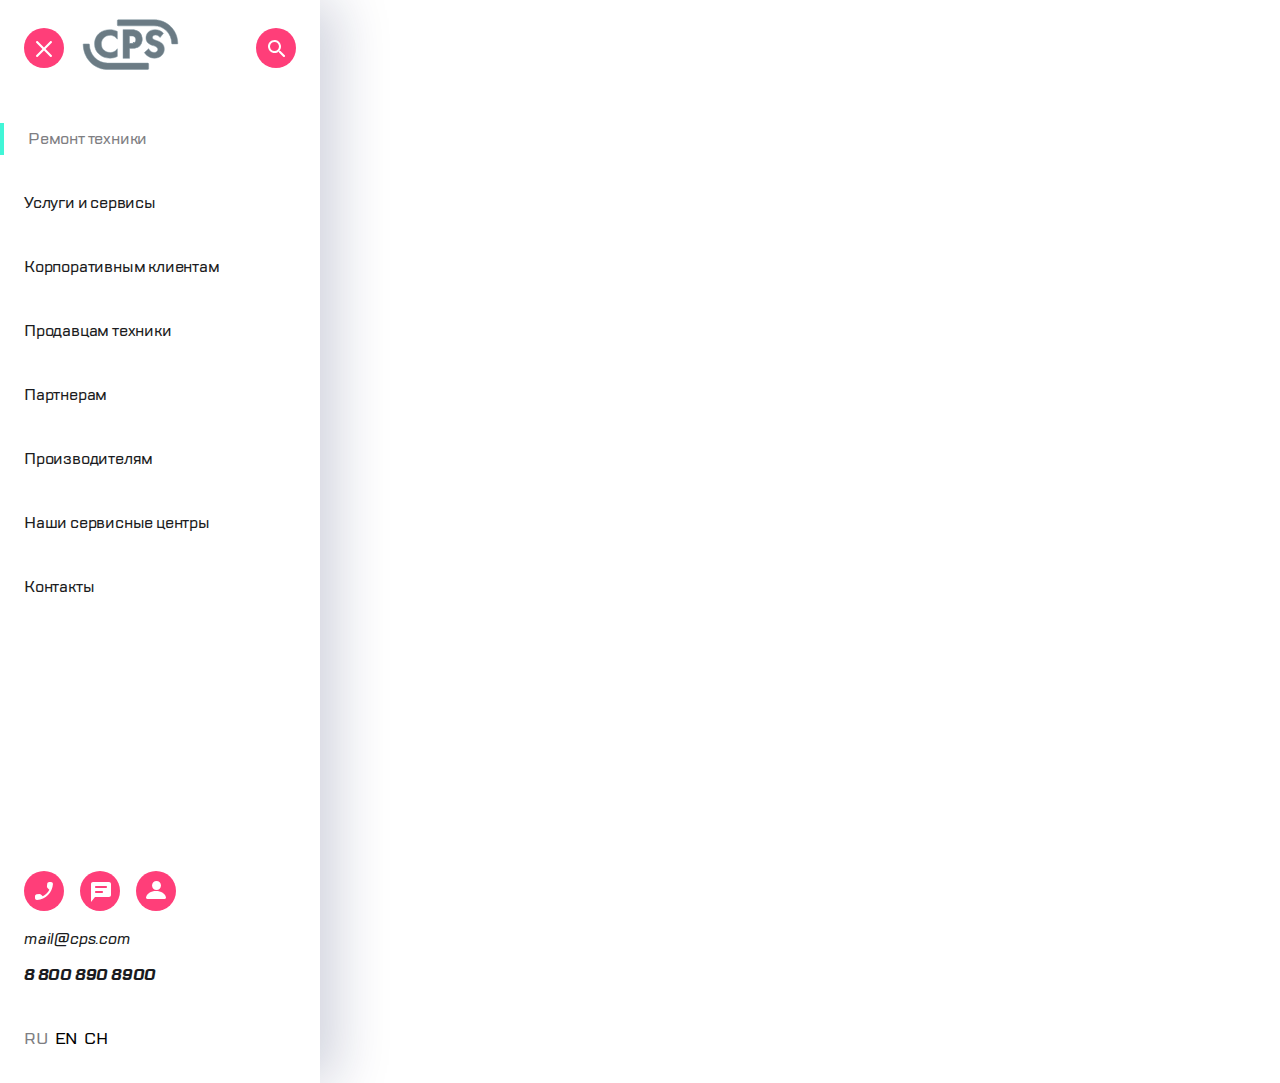
<file: index.html>
<!DOCTYPE html>
<html lang="en">
<head>
    <meta charset="UTF-8">
    <meta name="viewport" content="width=device-width, initial-scale=1.0">
    <link rel="stylesheet" href="style.css">
    <link rel="stylesheet" href="TTLakes/stylesheet.css">
    <title>KataTask314</title>
</head>
<body>
    <header class="main-header">
        <nav class="main-header__nav main-header__nav_wide">
            <ul class="main-header__nav-list main-header__nav-list_wide  main-header__nav-list_style main-header__nav-list_display-flex">
                <li class="main-header__nav-item"><div class="main-header__container-input main-header__container-input-close"><input class="main-header__input-close" type="image" src="img/cross.svg" alt="close"></input></div></li>
                <li class="main-header__nav-item"><img class="main-header__image-logo main-header__image-logo_wide" src="img/Logo.svg" alt="Логотип"></li>
                <li class="main-header__nav-item"><div class="main-header__container-input"><input class="main-header__input-search" type="image" src="img/lupa.svg" alt="search"></input></div></li>
            </ul>     
        </nav>
    </header>
    <main class="page">
        <nav class="page__nav page__nav_wide">
            <ul class="page__nav-list page__nav-list_wide page__nav-list_style page__nav-list_display-flex" >
                <li tabindex="1" class="page__nav-item page__nav-item_wide"><a autofocus class="page__nav-item-link page__nav-item-link_wide page__nav-item-link_style page__nav-link_focus" href="#">Ремонт техники</a></li>
                <li tabindex="2" class="page__nav-item page__nav-item_wide"><a class="page__nav-item-link page__nav-item-link_wide page__nav-item-link_style page__nav-link_focus" href="#">Услуги и сервисы</a></li>
                <li tabindex="3" class="page__nav-item page__nav-item_wide"><a class="page__nav-item-link page__nav-item-link_wide page__nav-item-link_style page__nav-link_focus" href="#">Корпоративным клиентам</a></li>
                <li tabindex="4" class="page__nav-item page__nav-item_wide"><a class="page__nav-item-link page__nav-item-link_wide page__nav-item-link_style page__nav-link_focus" href="#">Продавцам техники</a></li>
                <li tabindex="5" class="page__nav-item page__nav-item_wide"><a class="page__nav-item-link page__nav-item-link_wide page__nav-item-link_style page__nav-link_focus" href="#">Партнерам</a></li>
                <li tabindex="6" class="page__nav-item page__nav-item_wide"><a class="page__nav-item-link page__nav-item-link_wide page__nav-item-link_style page__nav-link_focus" href="#">Производителям</a></li>
                <li tabindex="7" class="page__nav-item page__nav-item_wide"><a class="page__nav-item-link page__nav-item-link_wide page__nav-item-link_style page__nav-link_focus" href="#">Наши сервисные центры</a></li>
                <li tabindex="8" class="page__nav-item page__nav-item_wide"><a class="page__nav-item-link page__nav-item-link_wide page__nav-item-link_style page__nav-link_focus" href="#">Контакты</a></li>
            </ul>   
        </nav>
    </main>
    <footer class="main-footer main-footer_wide">
        <nav class="main-footer__nav">
            <ul class="main-footer__nav-list main-footer__nav-list_wide main-footer__nav-list_style main-footer__nav-list_display-flex">
                <li class="main-footer__nav-item"><div class="main-footer__container-input"><input class="main-footer__input-call" type="image" src="img/call.svg" alt="call"></div></li>
                <li class="main-footer__nav-item"><div class="main-footer__container-input"><input class="main-footer__input-message" type="image" src="img/message.svg" alt="message"></div></li>
                <li class="main-footer__nav-item"><div class="main-footer__container-input main-footer__container-input_style-human"><input class="main-footer__input-human" type="image" src="img/human.svg" alt="human"></div></li>
            </ul>
            <address class="main-footer__addres-list main-footer__addres-list_wide">
                <p class="main-footer__email main-footer__email_wide"><a class="main-footer__addres-list-link" href="mailto:mail@cps.com">mail@cps.com</a></p>
                <p class="main-footer__number main-footer__number_wide main-footer__number_style"><a class="main-footer__addres-list-link" href="tel: 88008908900">8 800 890 8900</a></p>
            </address>
        </nav>
        <ul class="main-footer__lang-list main-footer__lang-list_display_flex main-footer__lang-list_wide main-footer__lang-list_style  ">
            <li class="main-footer__lang-item"><input class="main-footer__lang-item_button main-footer__lang-item_button_active main-footer__lang-item_button_cursor-pointer" type="button" value="RU"></li>
            <li class="main-footer__lang-item"><input class="main-footer__lang-item_button main-footer__lang-item_button_cursor-pointer" type="button" value="EN"></li>
            <li class="main-footer__lang-item"><input class="main-footer__lang-item_button main-footer__lang-item_button_cursor-pointer" type="button" value="CH"></li>
        </ul>
    </footer>
    <script>
        document.addEventListener('DOMContentLoaded', function() {
            let focusElements = document.querySelectorAll('.page__nav-link_focus');
            focusElements.forEach(function(element) {
                element.addEventListener('blur', function(event) {
                    setTimeout(function() {
                        const hasFocus = Array.from(focusElements).some(function(focusElement) {
                            return document.activeElement === focusElement;
                        });
                        if (!hasFocus) {
                            event.target.focus();
                        }
                    }, 0);
                });
            });
        });
    </script>
</body>
</html>
</file>
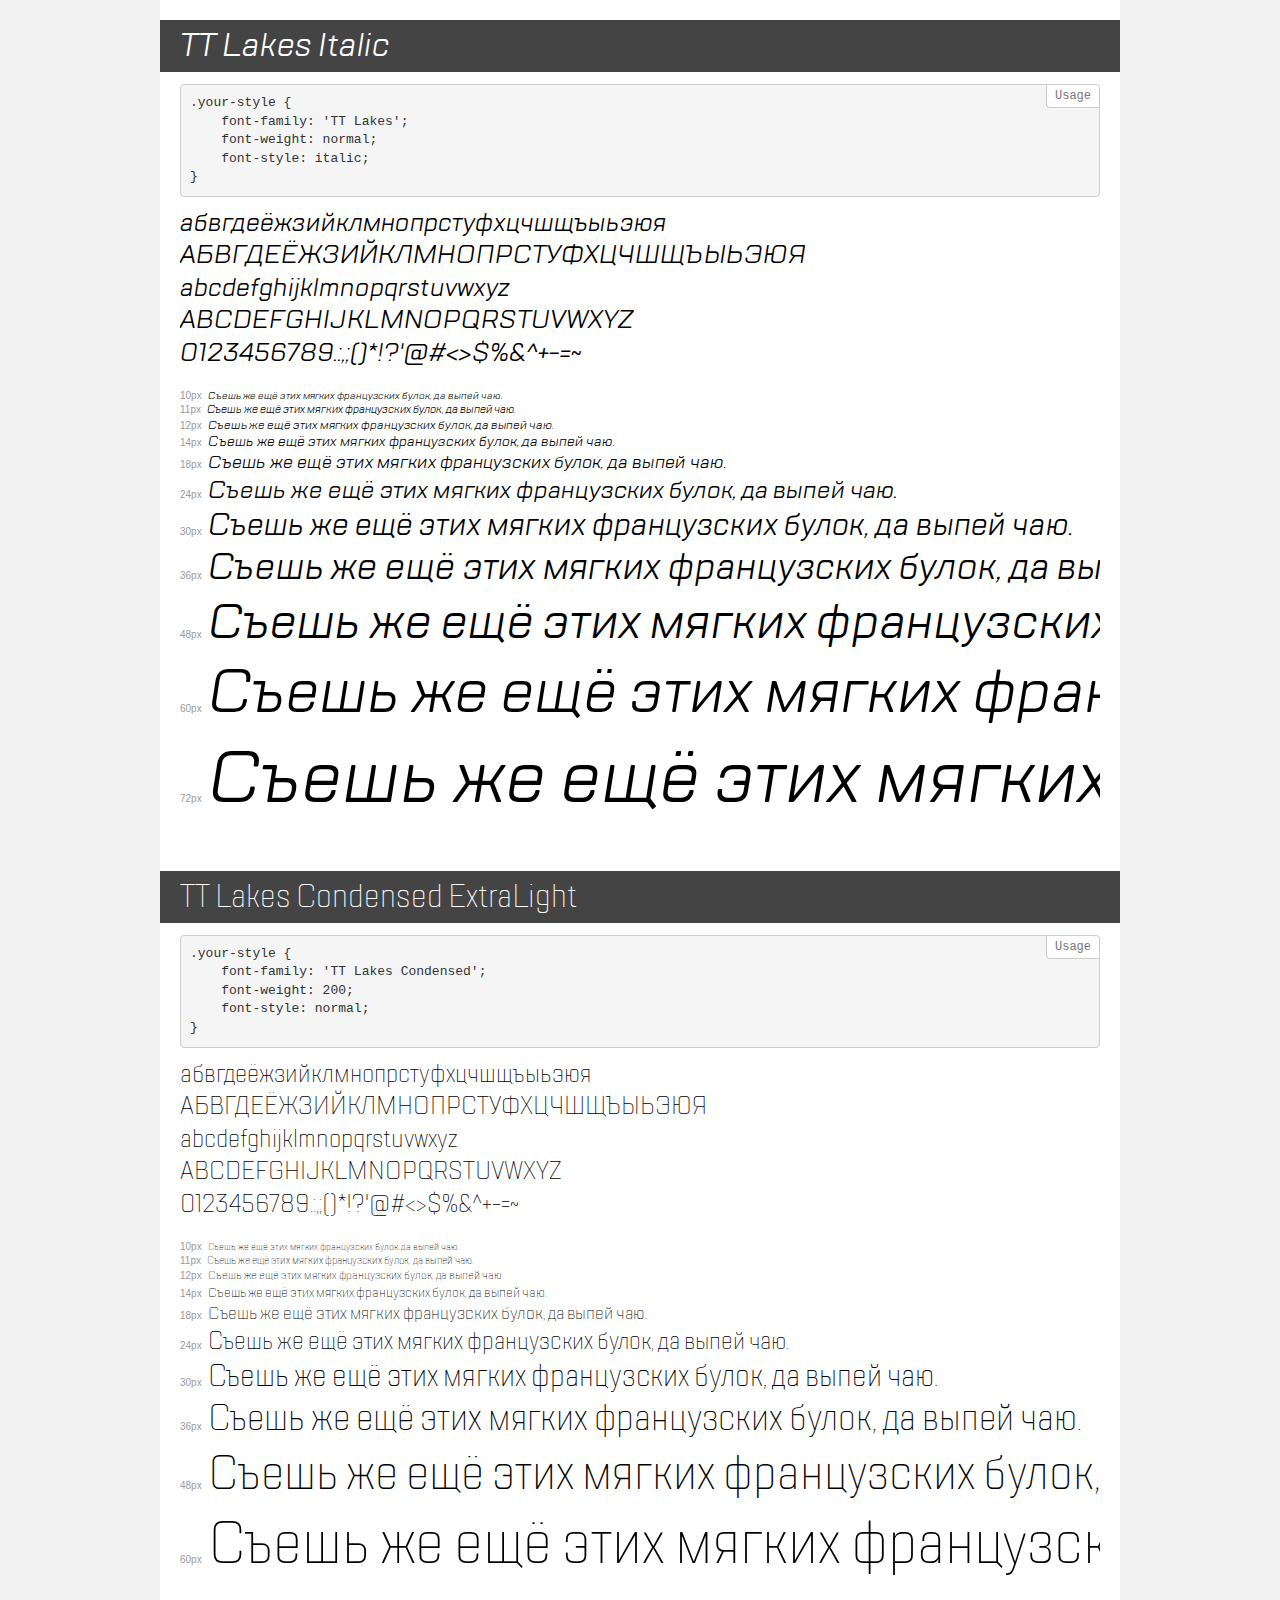
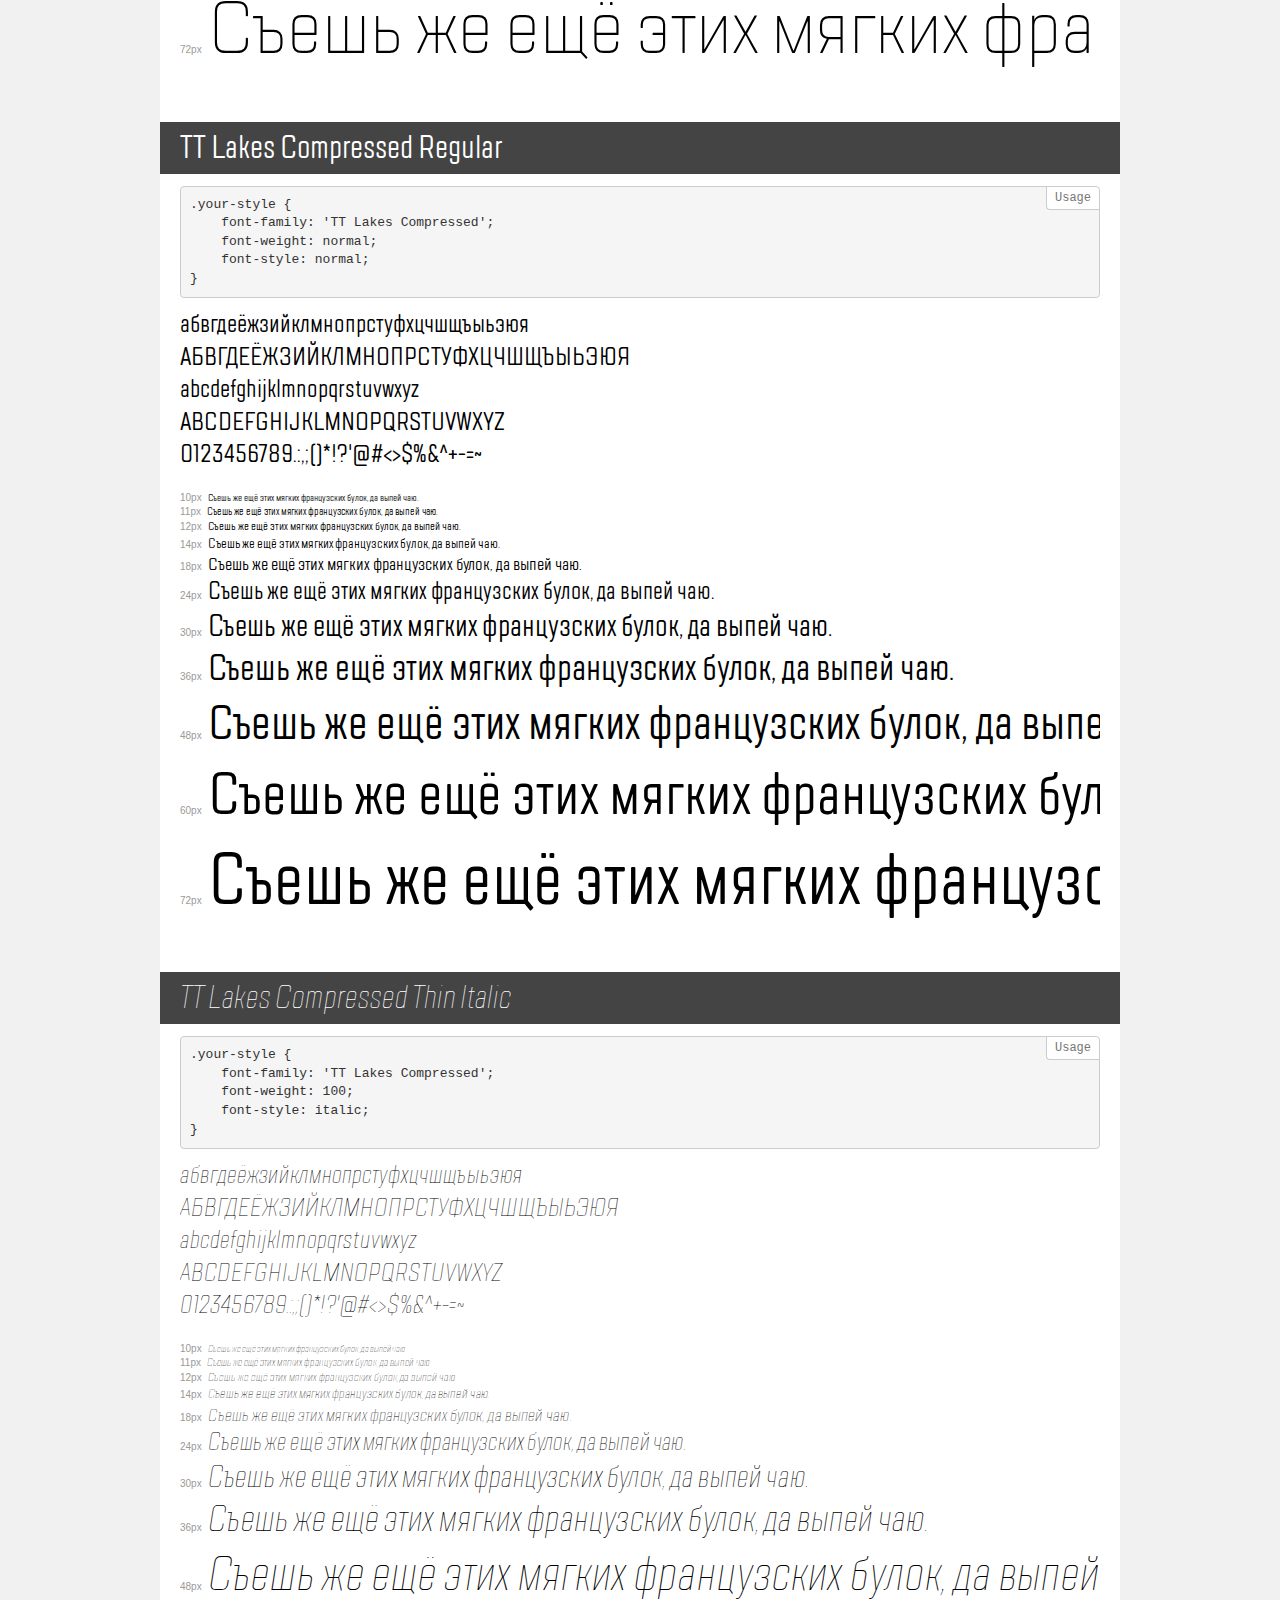
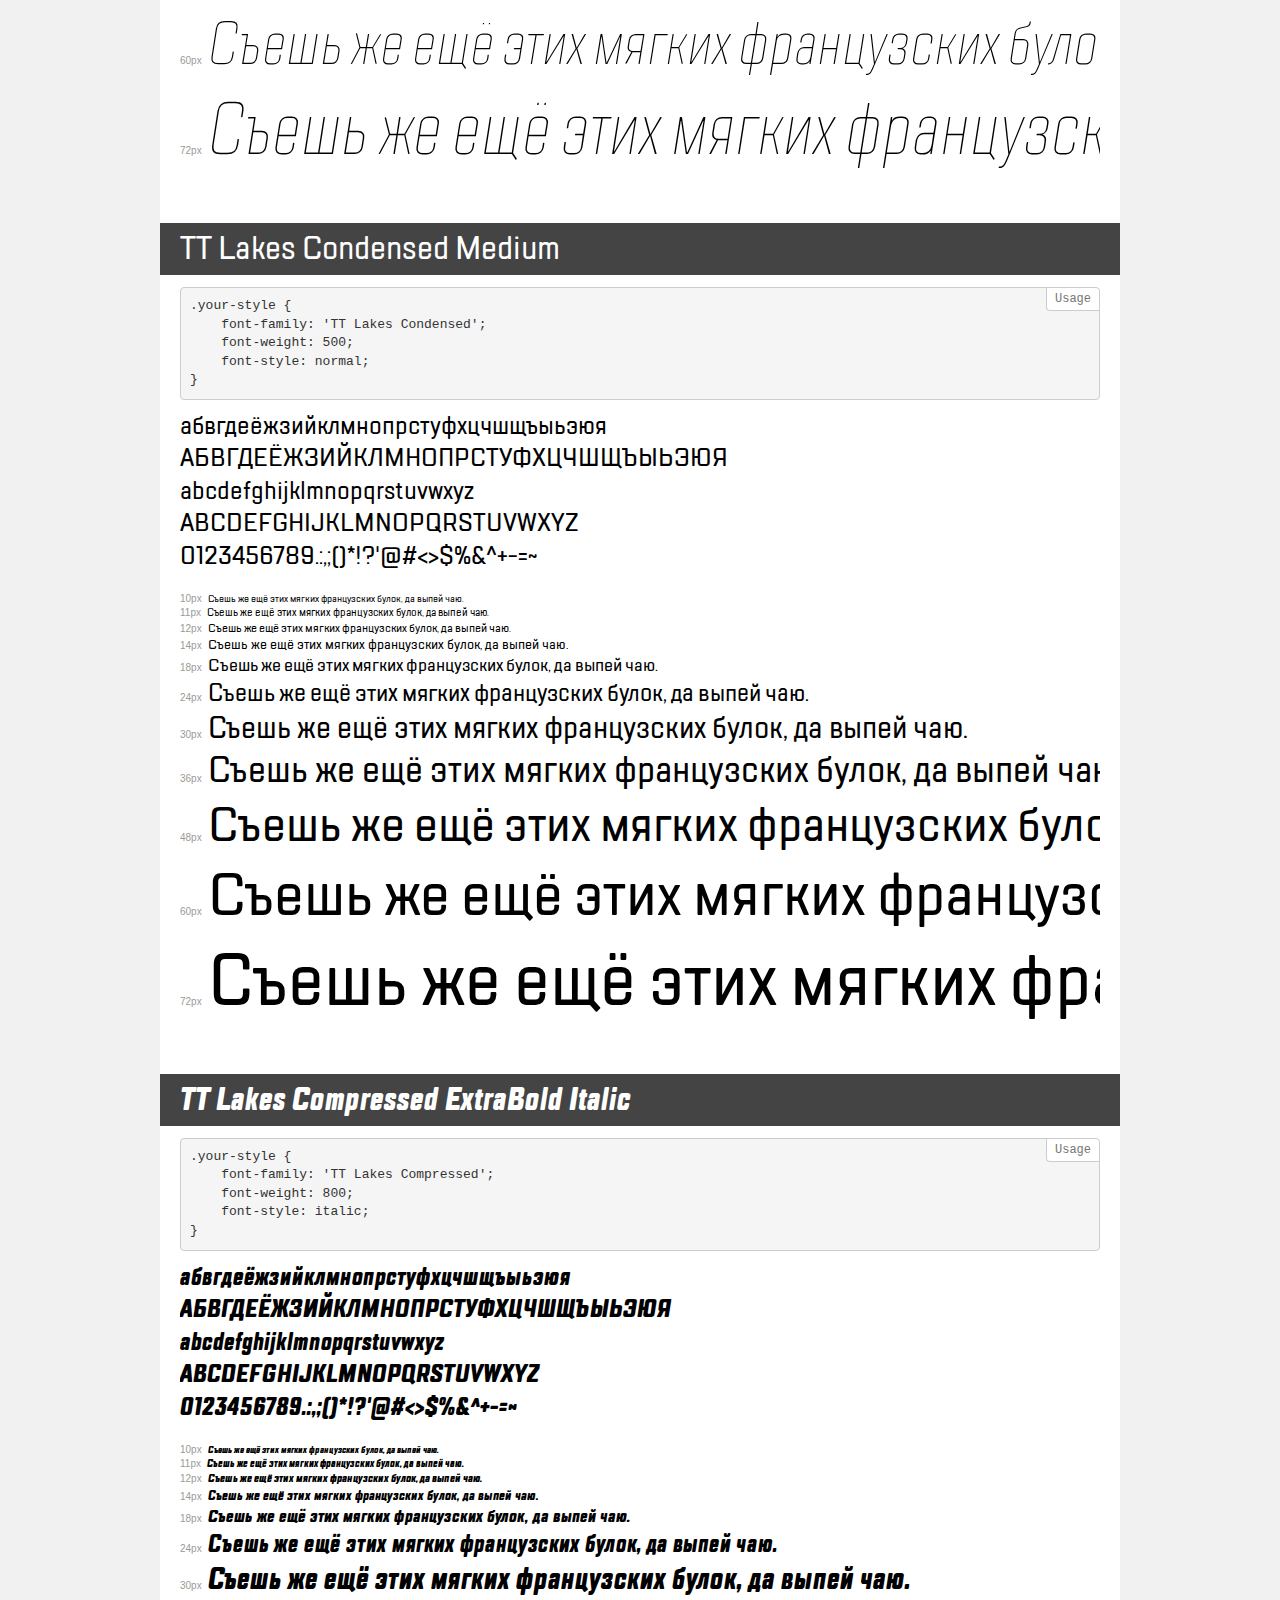
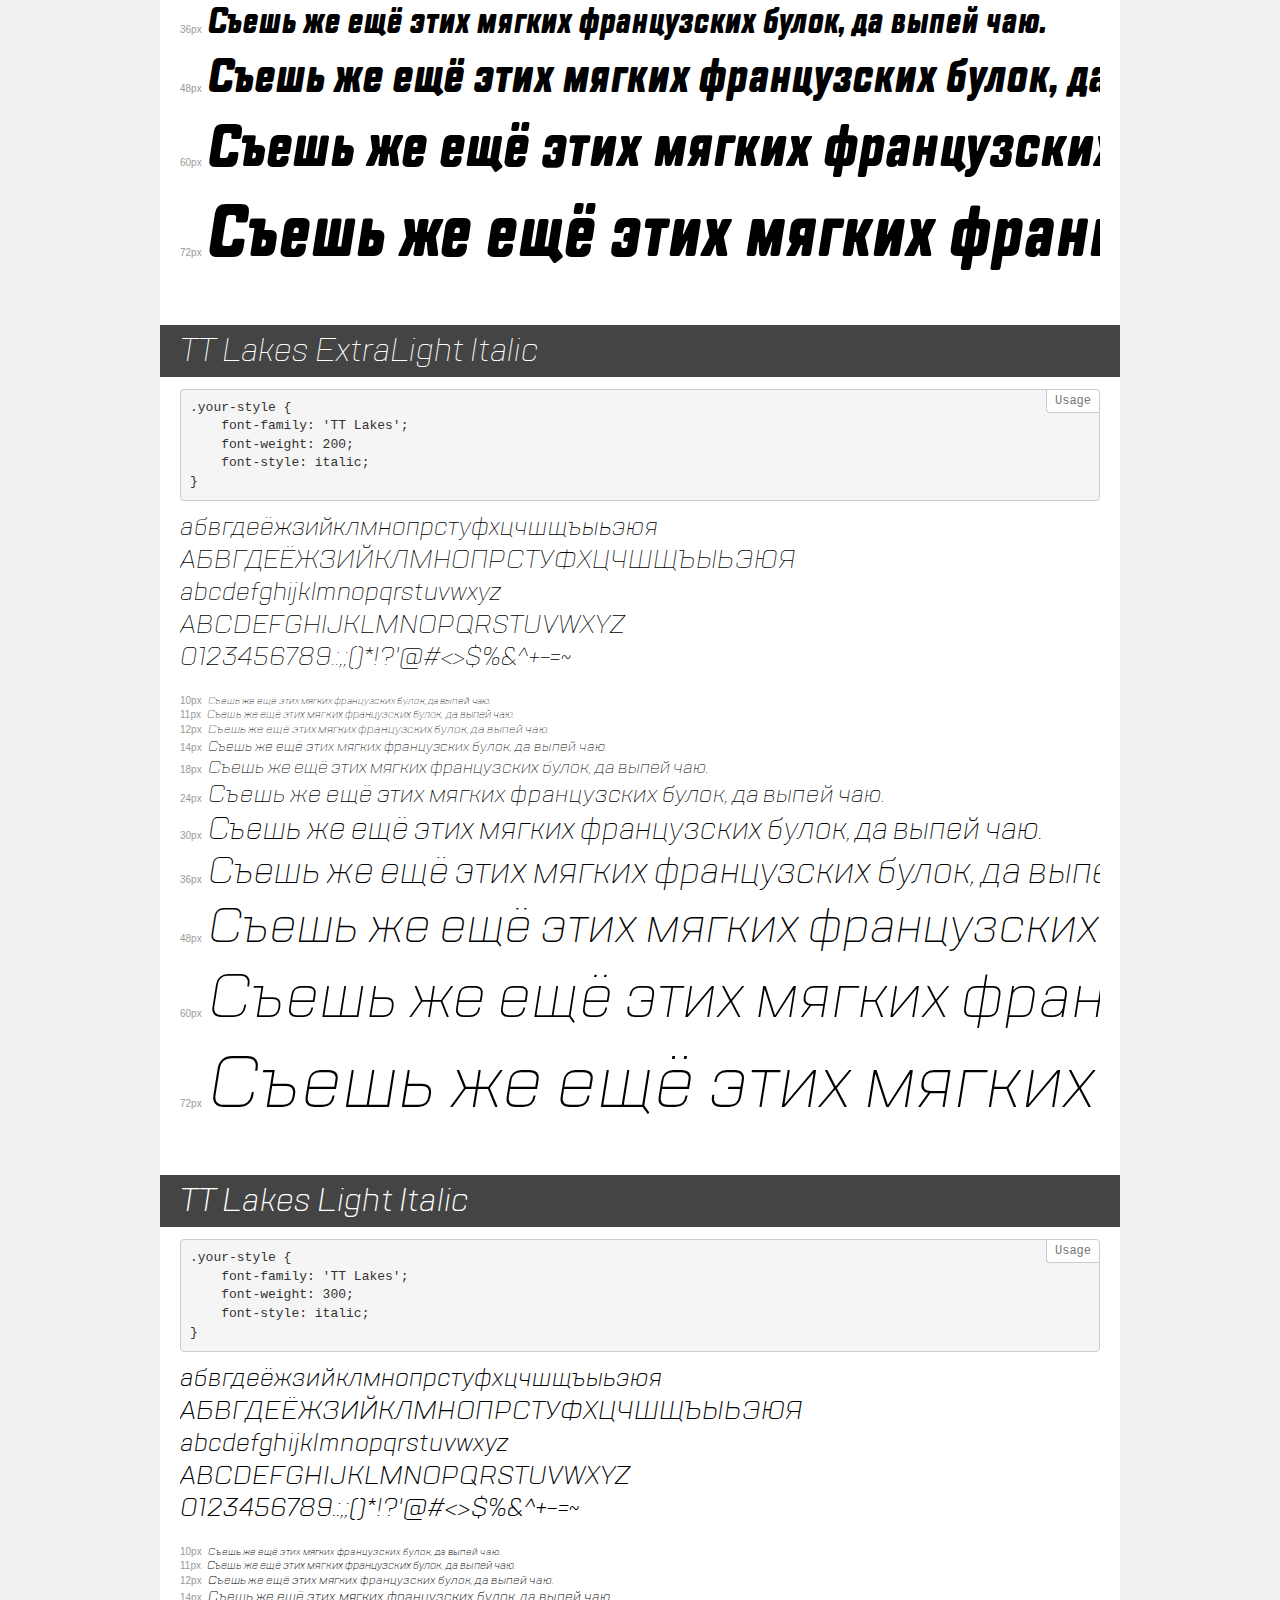
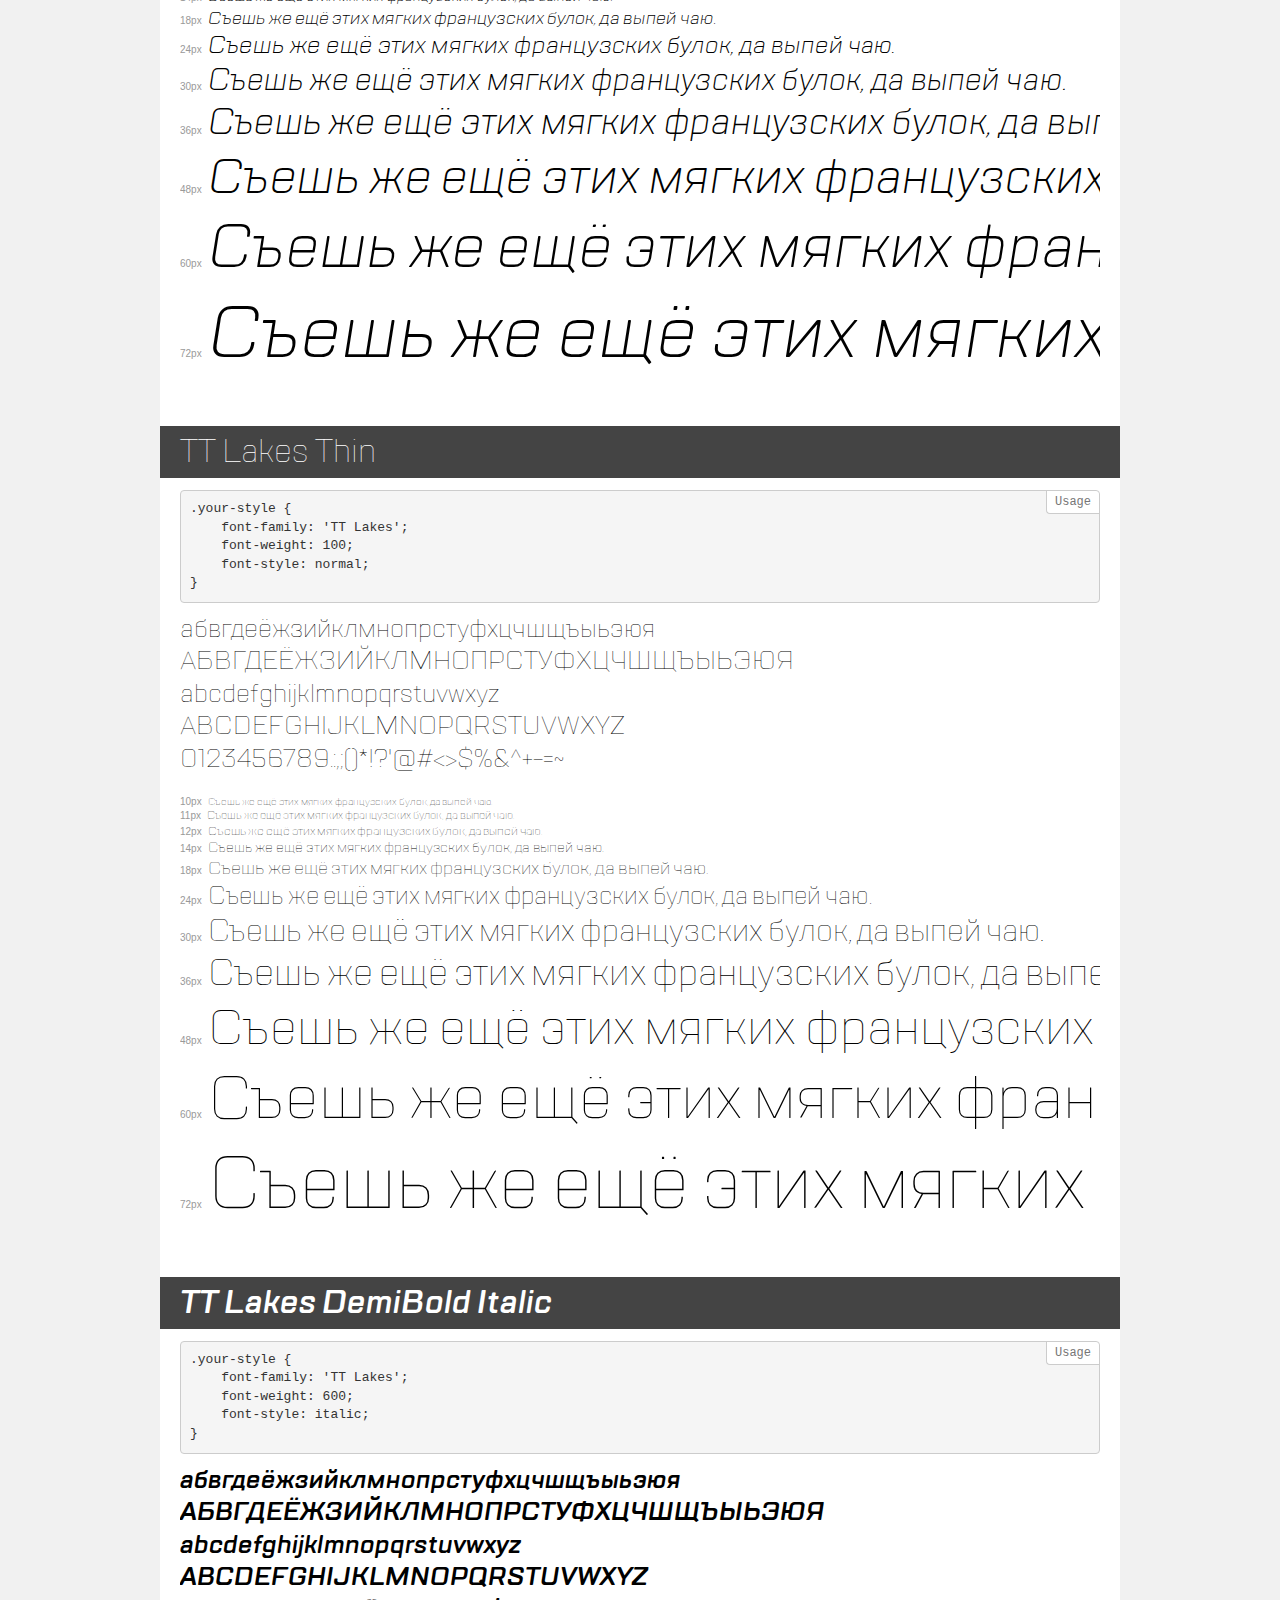
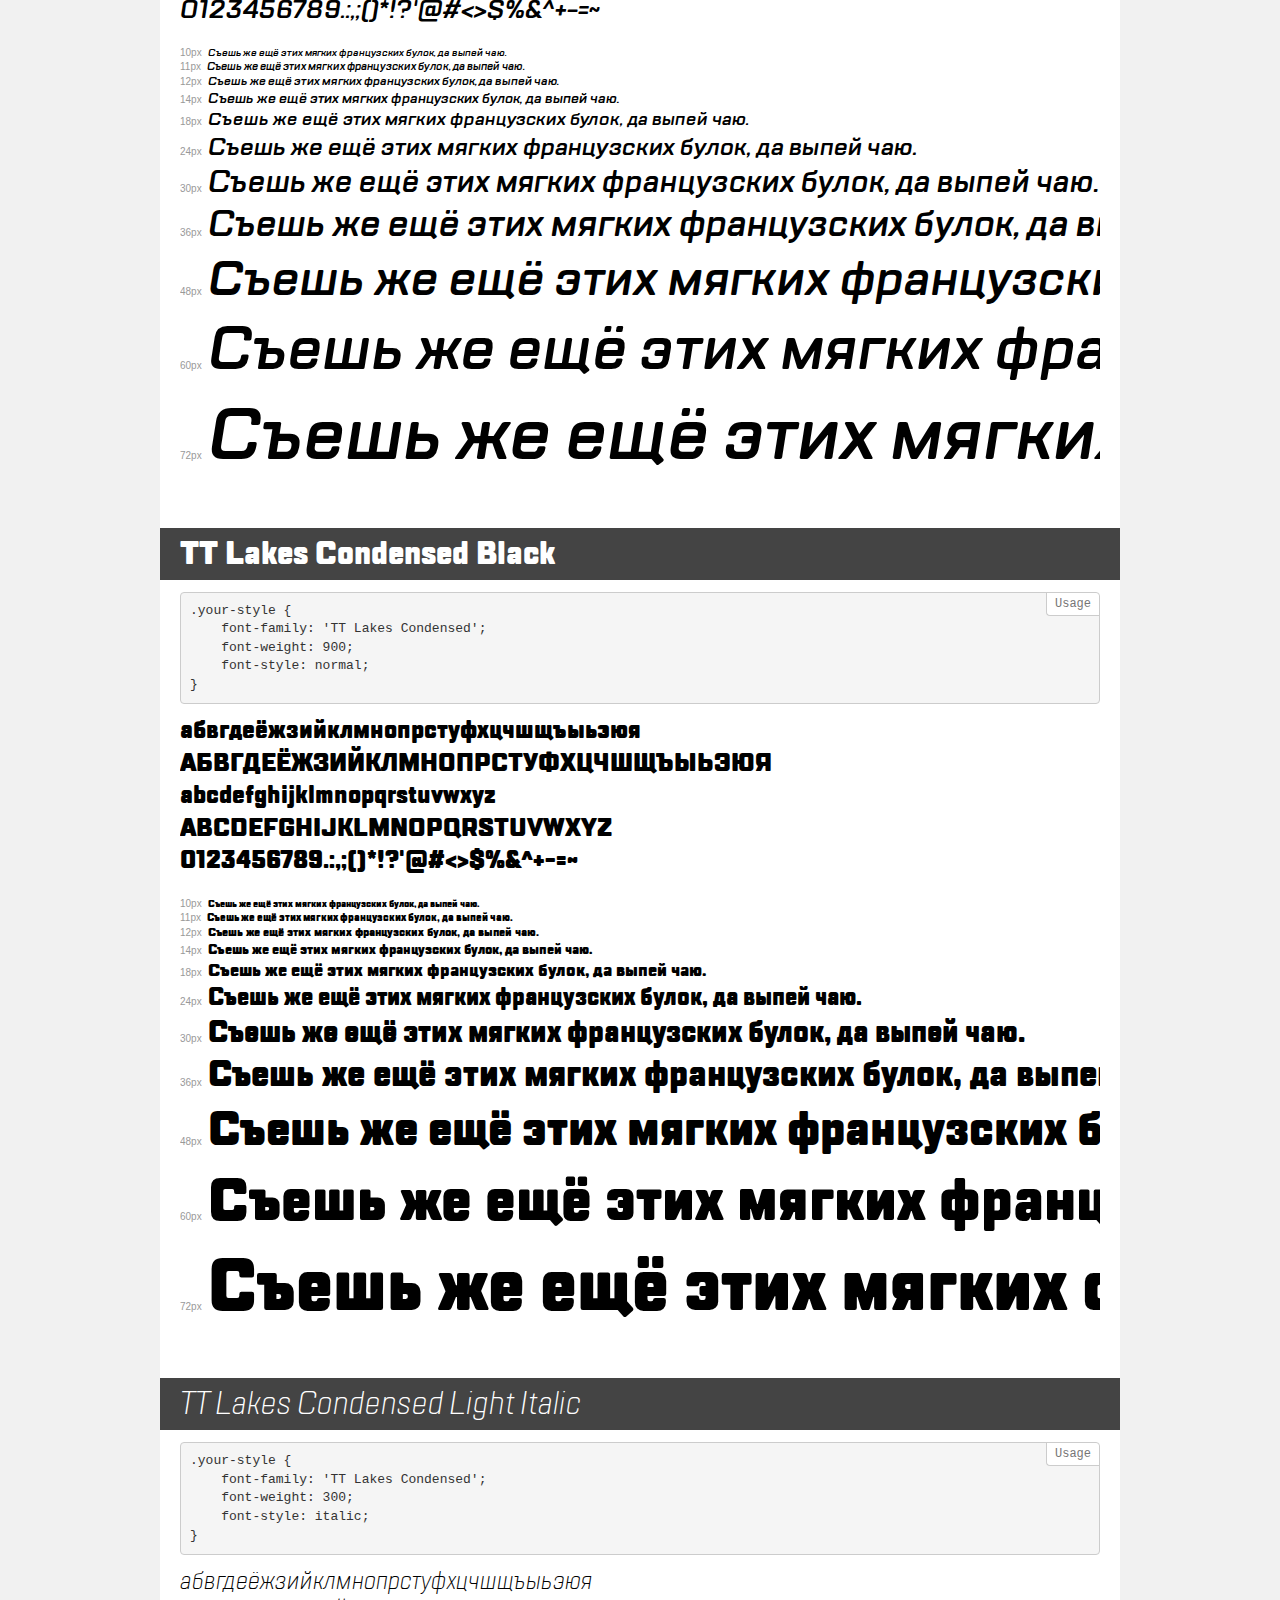
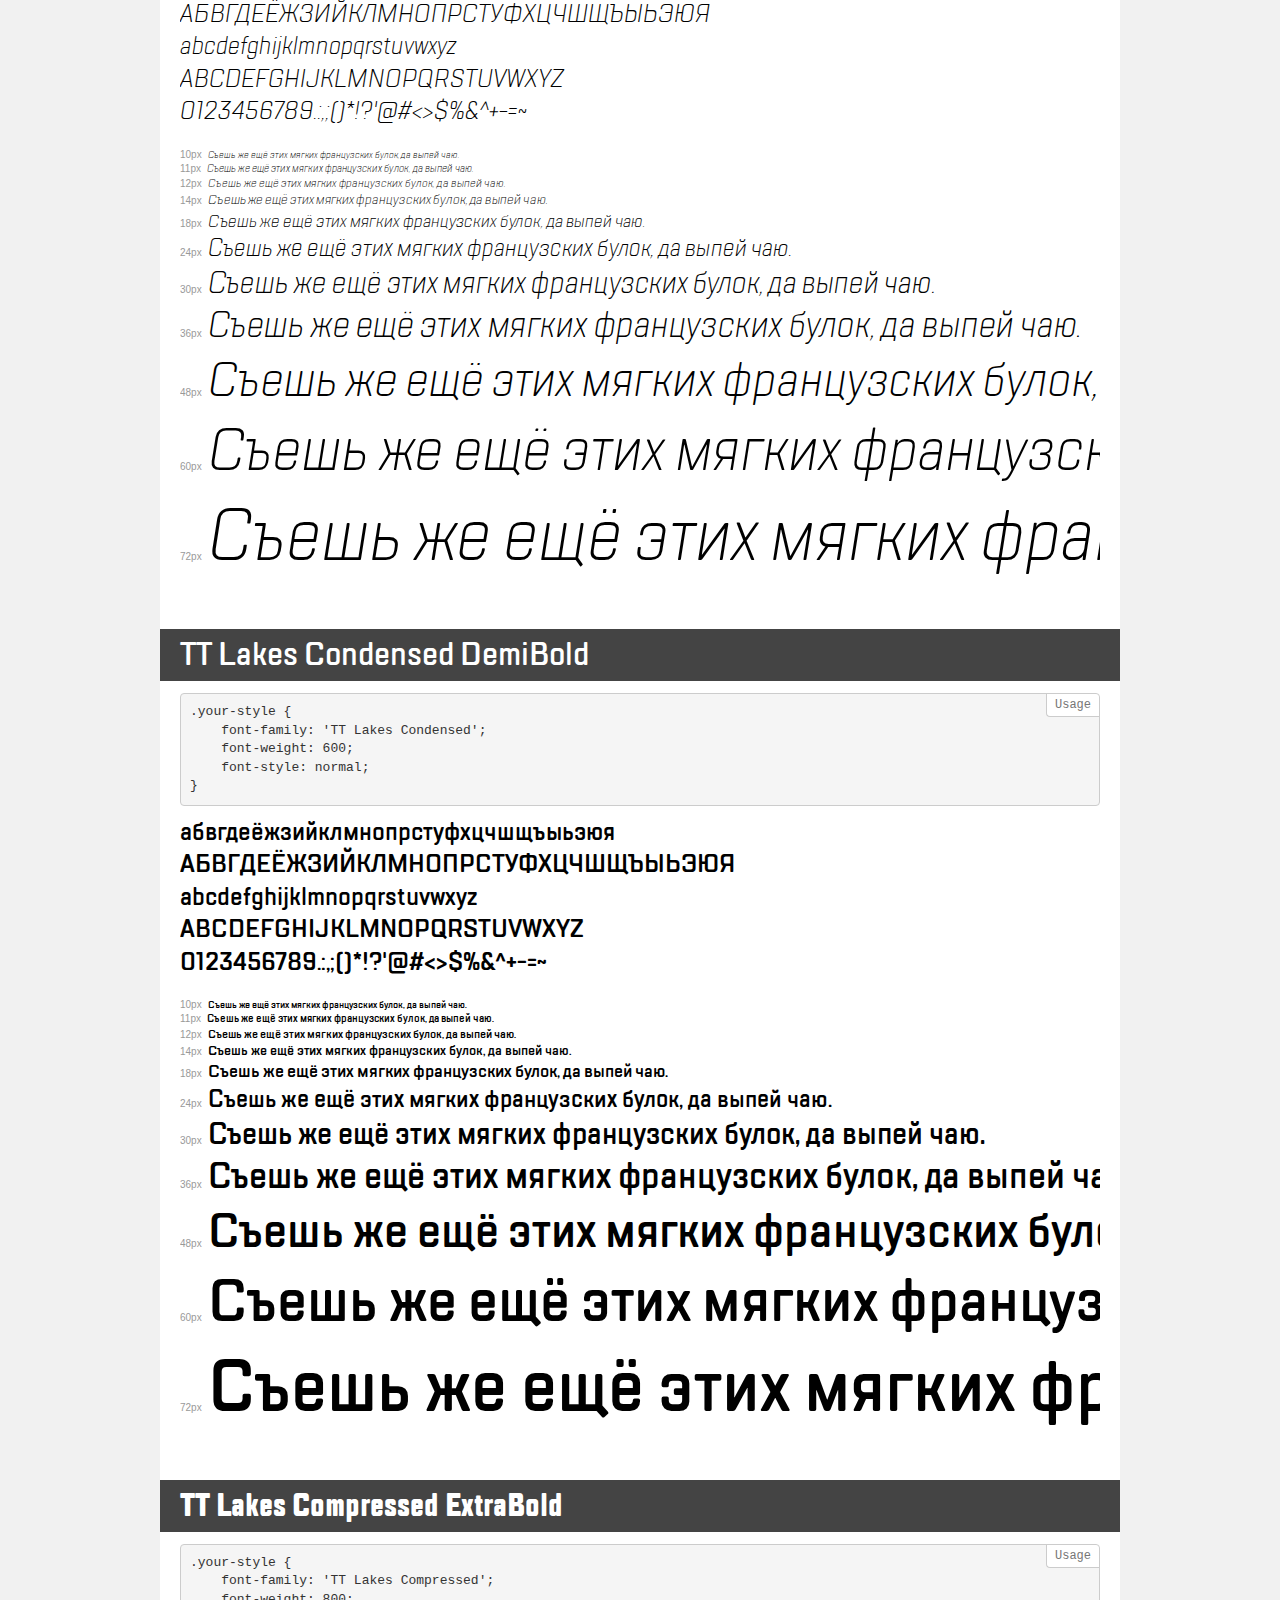
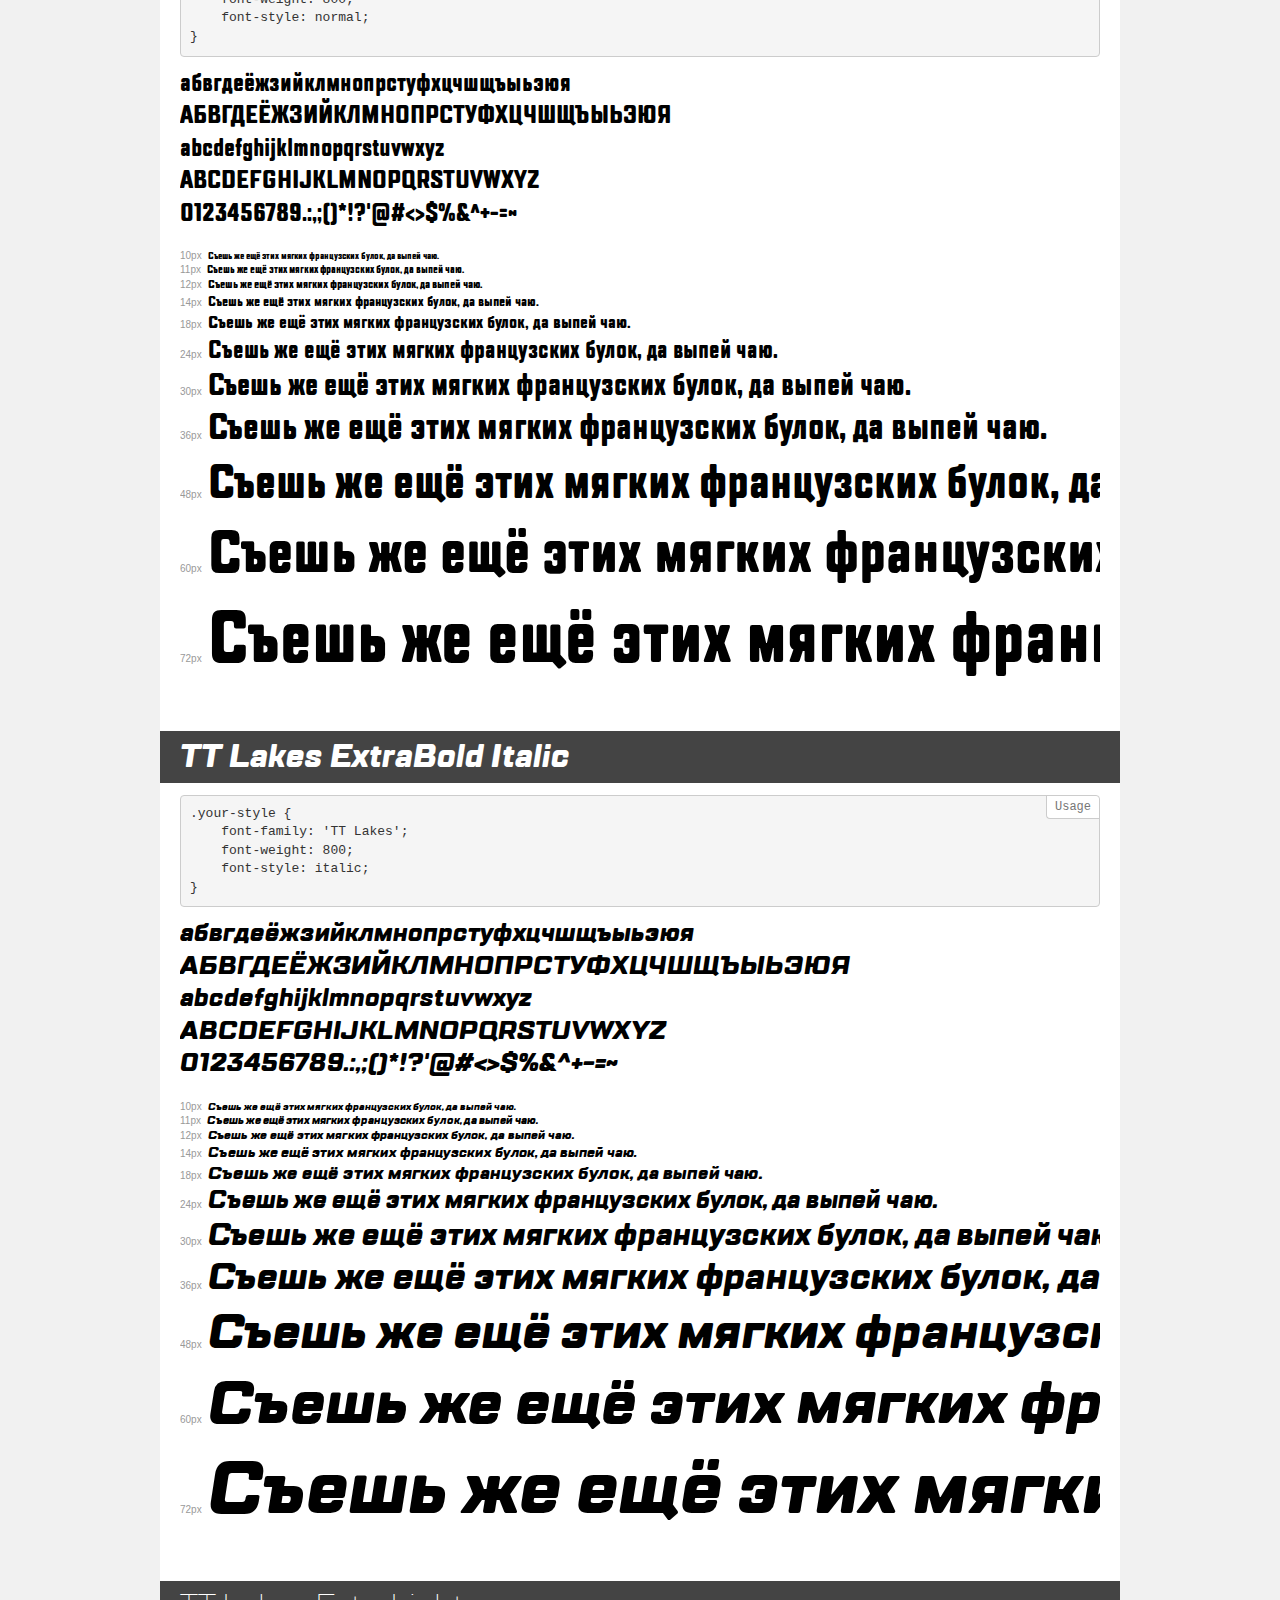
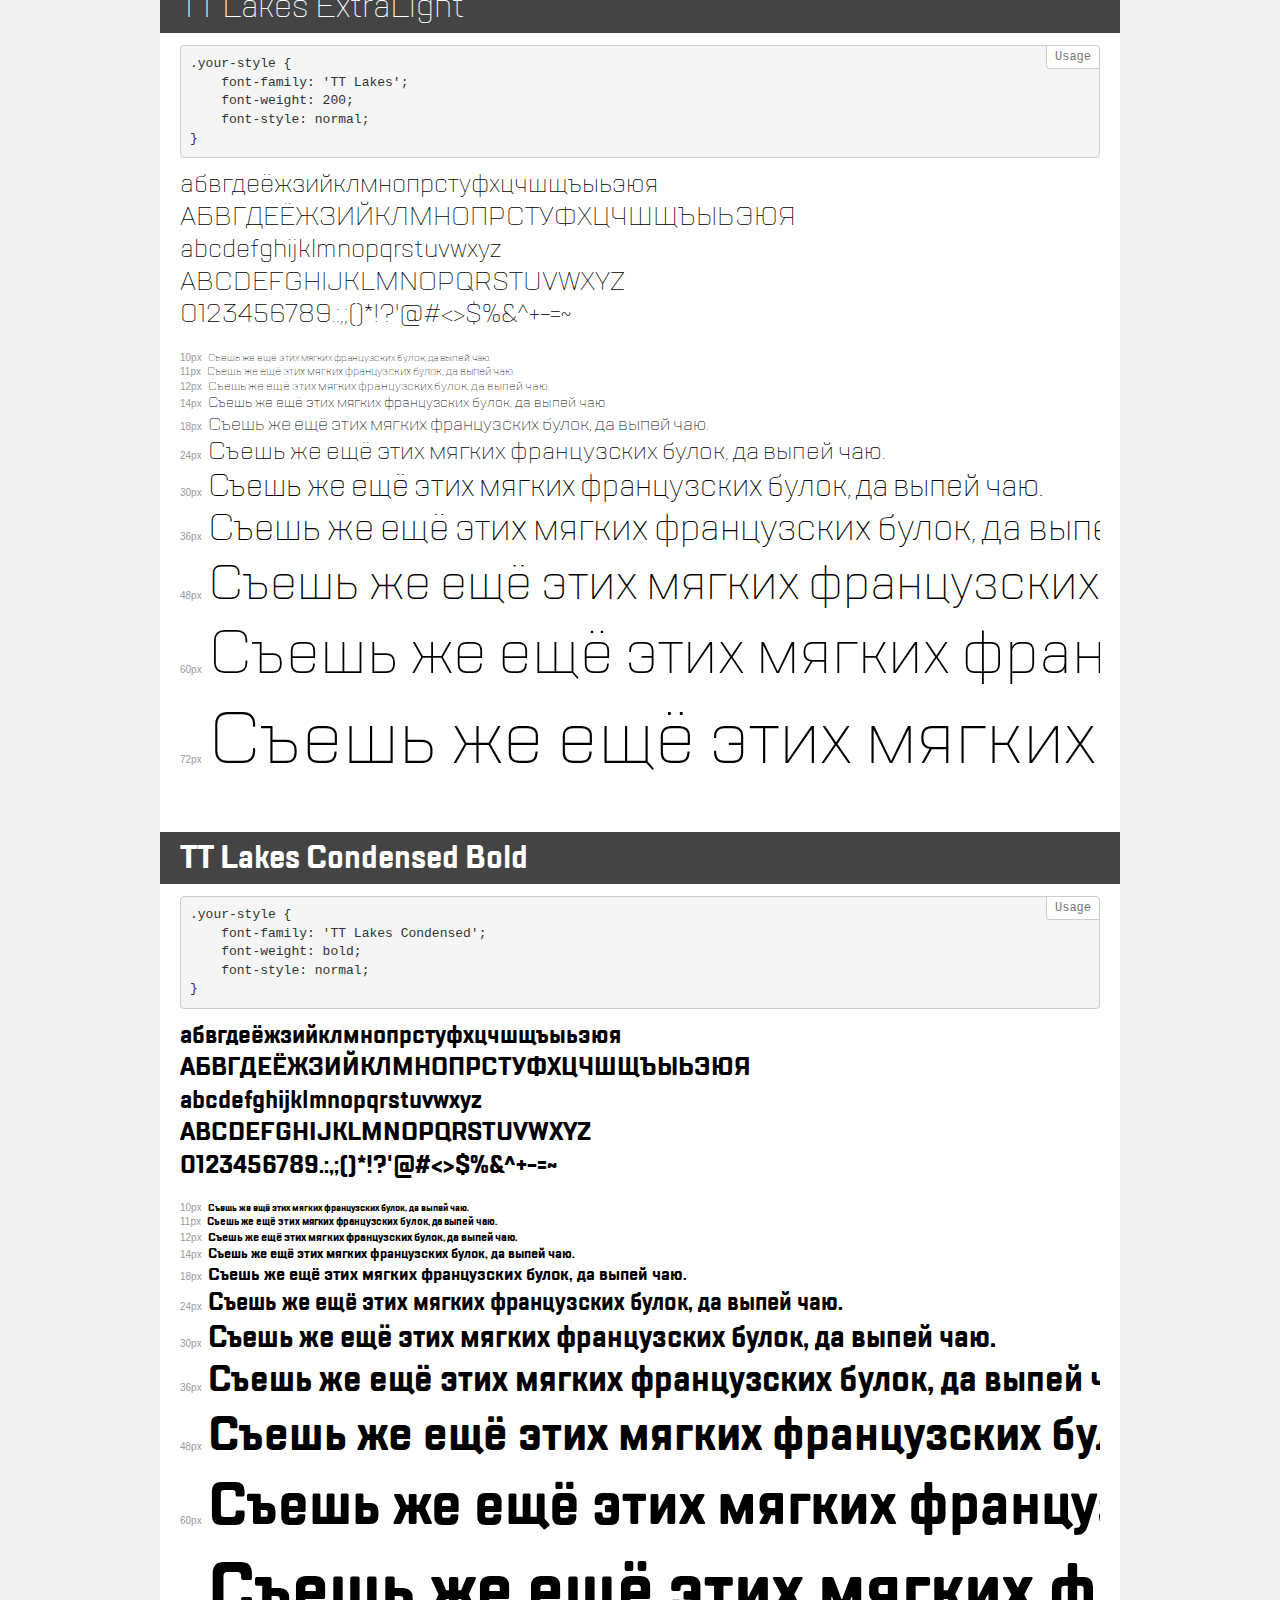
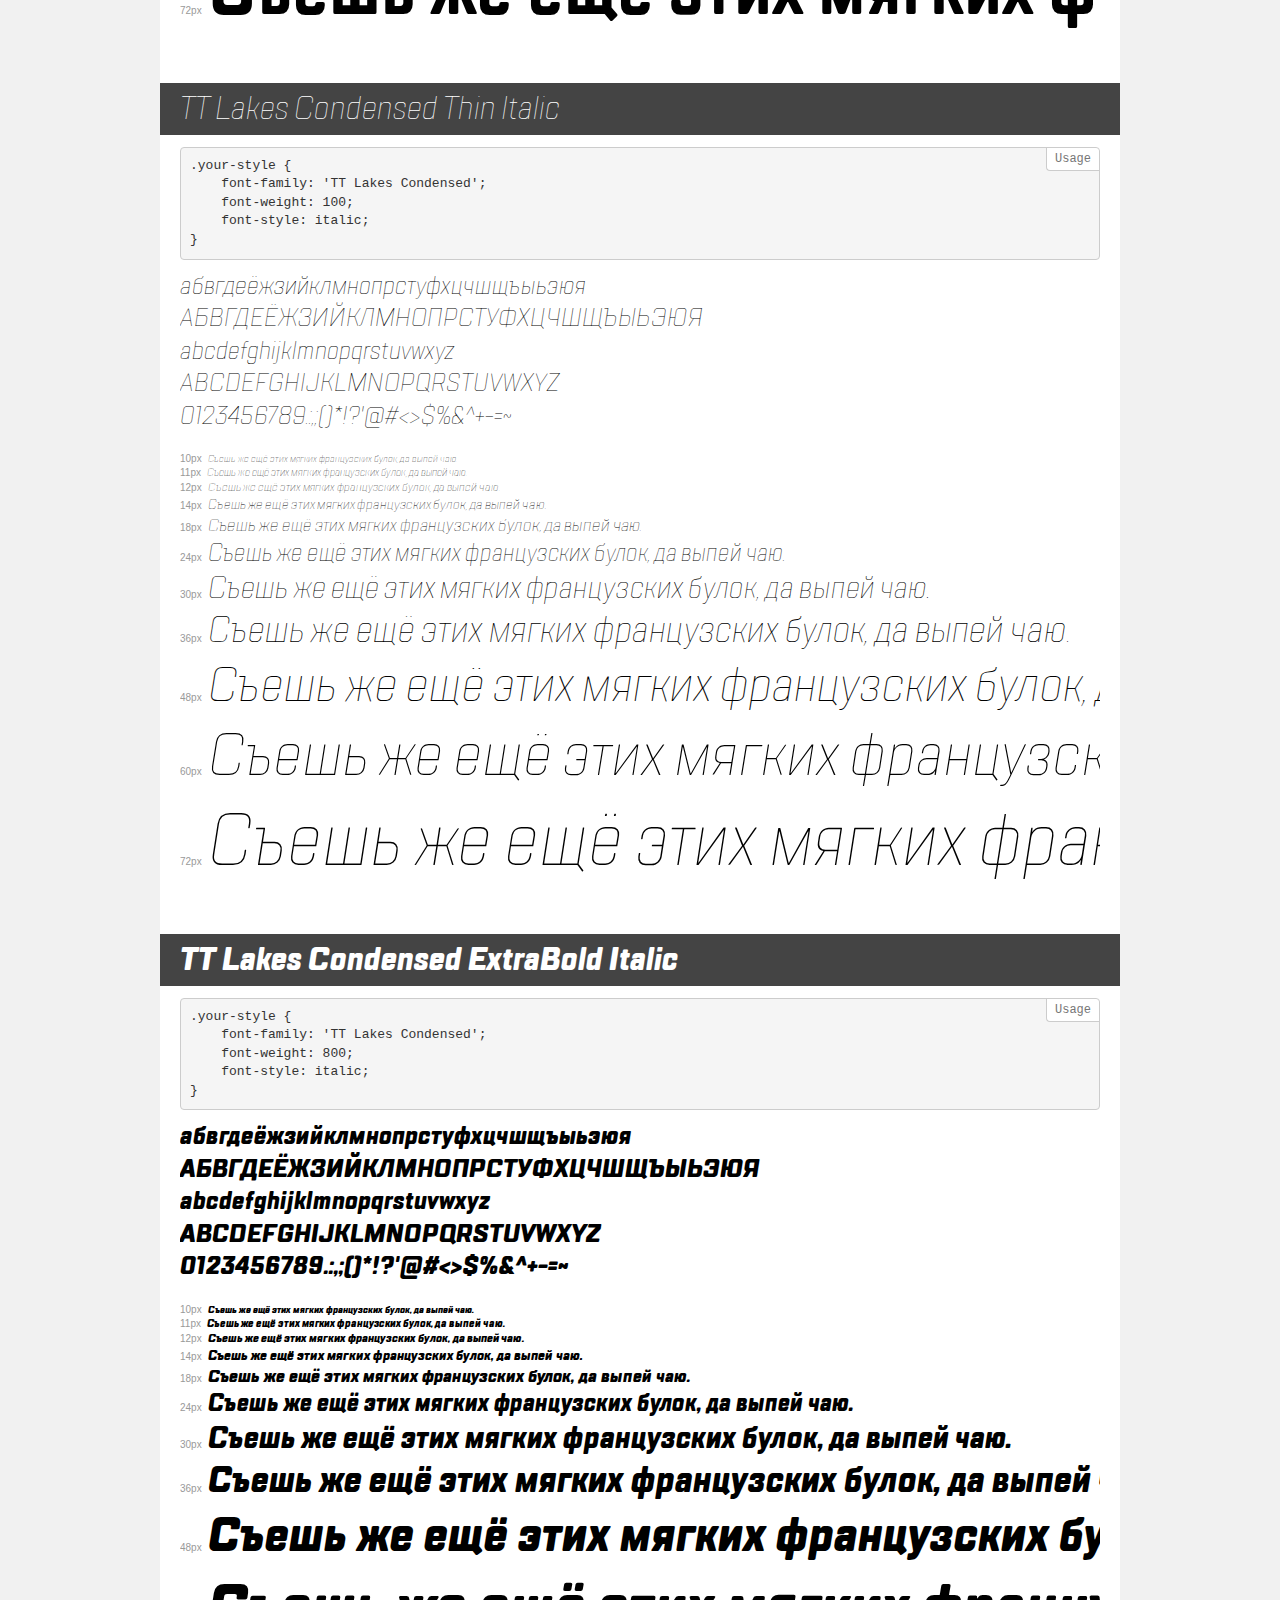
<file: TTLakes/demo.html>
<!DOCTYPE html>
<html>
<head>
    <meta charset="utf-8">
    <meta http-equiv="X-UA-Compatible" content="IE=edge">
    <meta name="viewport" content="width=device-width, initial-scale=1">
    <meta name="robots" content="noindex, noarchive">
    <meta name="format-detection" content="telephone=no">
    <title>Transfonter demo</title>
    <link href="stylesheet.css" rel="stylesheet">
    <style>
        /*
        http://meyerweb.com/eric/tools/css/reset/
        v2.0 | 20110126
        License: none (public domain)
        */
        html, body, div, span, applet, object, iframe,
        h1, h2, h3, h4, h5, h6, p, blockquote, pre,
        a, abbr, acronym, address, big, cite, code,
        del, dfn, em, img, ins, kbd, q, s, samp,
        small, strike, strong, sub, sup, tt, var,
        b, u, i, center,
        dl, dt, dd, ol, ul, li,
        fieldset, form, label, legend,
        table, caption, tbody, tfoot, thead, tr, th, td,
        article, aside, canvas, details, embed,
        figure, figcaption, footer, header, hgroup,
        menu, nav, output, ruby, section, summary,
        time, mark, audio, video {
            margin: 0;
            padding: 0;
            border: 0;
            font-size: 100%;
            font: inherit;
            vertical-align: baseline;
        }
        /* HTML5 display-role reset for older browsers */
        article, aside, details, figcaption, figure,
        footer, header, hgroup, menu, nav, section {
            display: block;
        }
        body {
            line-height: 1;
        }
        ol, ul {
            list-style: none;
        }
        blockquote, q {
            quotes: none;
        }
        blockquote:before, blockquote:after,
        q:before, q:after {
            content: '';
            content: none;
        }
        table {
            border-collapse: collapse;
            border-spacing: 0;
        }
        /* common styles */
        body {
            background: #f1f1f1;
            color: #000;
        }
        .page {
            background: #fff;
            width: 920px;
            margin: 0 auto;
            padding: 20px 20px 0 20px;
            overflow: hidden;
        }
        .font-container {
            overflow-x: auto;
            overflow-y: hidden;
            margin-bottom: 40px;
            line-height: 1.3;
            white-space: nowrap;
            padding-bottom: 5px;
        }
        h1 {
            position: relative;
            background: #444;
            font-size: 32px;
            color: #fff;
            padding: 10px 20px;
            margin: 0 -20px 12px -20px;
        }
        .letters {
            font-size: 25px;
            margin-bottom: 20px;
        }
        .s10:before {
            content: '10px';
        }
        .s11:before {
            content: '11px';
        }
        .s12:before {
            content: '12px';
        }
        .s14:before {
            content: '14px';
        }
        .s18:before {
            content: '18px';
        }
        .s24:before {
            content: '24px';
        }
        .s30:before {
            content: '30px';
        }
        .s36:before {
            content: '36px';
        }
        .s48:before {
            content: '48px';
        }
        .s60:before {
            content: '60px';
        }
        .s72:before {
            content: '72px';
        }
        .s10:before, .s11:before, .s12:before, .s14:before,
        .s18:before, .s24:before, .s30:before, .s36:before,
        .s48:before, .s60:before, .s72:before {
            font-family: Arial, sans-serif;
            font-size: 10px;
            font-weight: normal;
            font-style: normal;
            color: #999;
            padding-right: 6px;
        }
        pre {
            display: block;
            position: relative;
            padding: 9px;
            margin: 0 0 10px;
            font-family: Monaco, Menlo, Consolas, "Courier New", monospace !important;
            font-size: 13px;
            line-height: 1.428571429;
            color: #333;
            font-weight: normal !important;
            font-style: normal !important;
            background-color: #f5f5f5;
            border: 1px solid #ccc;
            overflow-x: auto;
            border-radius: 4px;
        }
        pre:after {
            display: block;
            position: absolute;
            right: 0;
            top: 0;
            content: 'Usage';
            line-height: 1;
            padding: 5px 8px;
            font-size: 12px;
            color: #767676;
            background-color: #fff;
            border: 1px solid #ccc;
            border-right: none;
            border-top: none;
            border-radius: 0 4px 0 4px;
            z-index: 10;
        }
        /* responsive */
        @media (max-width: 959px) {
            .page {
                width: auto;
                margin: 0;
            }
        }
    </style>
</head>
<body>
<div class="page">
    <div class="demo" style="font-family: 'TT Lakes'; font-weight: normal; font-style: italic;">
        <h1>TT Lakes Italic</h1>
        <pre>.your-style {
    font-family: 'TT Lakes';
    font-weight: normal;
    font-style: italic;
}</pre>
        <div class="font-container">
            <p class="letters">
                абвгдеёжзийклмнопрстуфхцчшщъыьэюя<br>
АБВГДЕЁЖЗИЙКЛМНОПРСТУФХЦЧШЩЪЫЬЭЮЯ<br>
abcdefghijklmnopqrstuvwxyz<br>
ABCDEFGHIJKLMNOPQRSTUVWXYZ<br>
                0123456789.:,;()*!?'@#<>$%&^+-=~
            </p>
            <p class="s10" style="font-size: 10px;">Съешь же ещё этих мягких французских булок, да выпей чаю.</p>
            <p class="s11" style="font-size: 11px;">Съешь же ещё этих мягких французских булок, да выпей чаю.</p>
            <p class="s12" style="font-size: 12px;">Съешь же ещё этих мягких французских булок, да выпей чаю.</p>
            <p class="s14" style="font-size: 14px;">Съешь же ещё этих мягких французских булок, да выпей чаю.</p>
            <p class="s18" style="font-size: 18px;">Съешь же ещё этих мягких французских булок, да выпей чаю.</p>
            <p class="s24" style="font-size: 24px;">Съешь же ещё этих мягких французских булок, да выпей чаю.</p>
            <p class="s30" style="font-size: 30px;">Съешь же ещё этих мягких французских булок, да выпей чаю.</p>
            <p class="s36" style="font-size: 36px;">Съешь же ещё этих мягких французских булок, да выпей чаю.</p>
            <p class="s48" style="font-size: 48px;">Съешь же ещё этих мягких французских булок, да выпей чаю.</p>
            <p class="s60" style="font-size: 60px;">Съешь же ещё этих мягких французских булок, да выпей чаю.</p>
            <p class="s72" style="font-size: 72px;">Съешь же ещё этих мягких французских булок, да выпей чаю.</p>
        </div>
    </div>
    <div class="demo" style="font-family: 'TT Lakes Condensed'; font-weight: 200; font-style: normal;">
        <h1>TT Lakes Condensed ExtraLight</h1>
        <pre>.your-style {
    font-family: 'TT Lakes Condensed';
    font-weight: 200;
    font-style: normal;
}</pre>
        <div class="font-container">
            <p class="letters">
                абвгдеёжзийклмнопрстуфхцчшщъыьэюя<br>
АБВГДЕЁЖЗИЙКЛМНОПРСТУФХЦЧШЩЪЫЬЭЮЯ<br>
abcdefghijklmnopqrstuvwxyz<br>
ABCDEFGHIJKLMNOPQRSTUVWXYZ<br>
                0123456789.:,;()*!?'@#<>$%&^+-=~
            </p>
            <p class="s10" style="font-size: 10px;">Съешь же ещё этих мягких французских булок, да выпей чаю.</p>
            <p class="s11" style="font-size: 11px;">Съешь же ещё этих мягких французских булок, да выпей чаю.</p>
            <p class="s12" style="font-size: 12px;">Съешь же ещё этих мягких французских булок, да выпей чаю.</p>
            <p class="s14" style="font-size: 14px;">Съешь же ещё этих мягких французских булок, да выпей чаю.</p>
            <p class="s18" style="font-size: 18px;">Съешь же ещё этих мягких французских булок, да выпей чаю.</p>
            <p class="s24" style="font-size: 24px;">Съешь же ещё этих мягких французских булок, да выпей чаю.</p>
            <p class="s30" style="font-size: 30px;">Съешь же ещё этих мягких французских булок, да выпей чаю.</p>
            <p class="s36" style="font-size: 36px;">Съешь же ещё этих мягких французских булок, да выпей чаю.</p>
            <p class="s48" style="font-size: 48px;">Съешь же ещё этих мягких французских булок, да выпей чаю.</p>
            <p class="s60" style="font-size: 60px;">Съешь же ещё этих мягких французских булок, да выпей чаю.</p>
            <p class="s72" style="font-size: 72px;">Съешь же ещё этих мягких французских булок, да выпей чаю.</p>
        </div>
    </div>
    <div class="demo" style="font-family: 'TT Lakes Compressed'; font-weight: normal; font-style: normal;">
        <h1>TT Lakes Compressed Regular</h1>
        <pre>.your-style {
    font-family: 'TT Lakes Compressed';
    font-weight: normal;
    font-style: normal;
}</pre>
        <div class="font-container">
            <p class="letters">
                абвгдеёжзийклмнопрстуфхцчшщъыьэюя<br>
АБВГДЕЁЖЗИЙКЛМНОПРСТУФХЦЧШЩЪЫЬЭЮЯ<br>
abcdefghijklmnopqrstuvwxyz<br>
ABCDEFGHIJKLMNOPQRSTUVWXYZ<br>
                0123456789.:,;()*!?'@#<>$%&^+-=~
            </p>
            <p class="s10" style="font-size: 10px;">Съешь же ещё этих мягких французских булок, да выпей чаю.</p>
            <p class="s11" style="font-size: 11px;">Съешь же ещё этих мягких французских булок, да выпей чаю.</p>
            <p class="s12" style="font-size: 12px;">Съешь же ещё этих мягких французских булок, да выпей чаю.</p>
            <p class="s14" style="font-size: 14px;">Съешь же ещё этих мягких французских булок, да выпей чаю.</p>
            <p class="s18" style="font-size: 18px;">Съешь же ещё этих мягких французских булок, да выпей чаю.</p>
            <p class="s24" style="font-size: 24px;">Съешь же ещё этих мягких французских булок, да выпей чаю.</p>
            <p class="s30" style="font-size: 30px;">Съешь же ещё этих мягких французских булок, да выпей чаю.</p>
            <p class="s36" style="font-size: 36px;">Съешь же ещё этих мягких французских булок, да выпей чаю.</p>
            <p class="s48" style="font-size: 48px;">Съешь же ещё этих мягких французских булок, да выпей чаю.</p>
            <p class="s60" style="font-size: 60px;">Съешь же ещё этих мягких французских булок, да выпей чаю.</p>
            <p class="s72" style="font-size: 72px;">Съешь же ещё этих мягких французских булок, да выпей чаю.</p>
        </div>
    </div>
    <div class="demo" style="font-family: 'TT Lakes Compressed'; font-weight: 100; font-style: italic;">
        <h1>TT Lakes Compressed Thin Italic</h1>
        <pre>.your-style {
    font-family: 'TT Lakes Compressed';
    font-weight: 100;
    font-style: italic;
}</pre>
        <div class="font-container">
            <p class="letters">
                абвгдеёжзийклмнопрстуфхцчшщъыьэюя<br>
АБВГДЕЁЖЗИЙКЛМНОПРСТУФХЦЧШЩЪЫЬЭЮЯ<br>
abcdefghijklmnopqrstuvwxyz<br>
ABCDEFGHIJKLMNOPQRSTUVWXYZ<br>
                0123456789.:,;()*!?'@#<>$%&^+-=~
            </p>
            <p class="s10" style="font-size: 10px;">Съешь же ещё этих мягких французских булок, да выпей чаю.</p>
            <p class="s11" style="font-size: 11px;">Съешь же ещё этих мягких французских булок, да выпей чаю.</p>
            <p class="s12" style="font-size: 12px;">Съешь же ещё этих мягких французских булок, да выпей чаю.</p>
            <p class="s14" style="font-size: 14px;">Съешь же ещё этих мягких французских булок, да выпей чаю.</p>
            <p class="s18" style="font-size: 18px;">Съешь же ещё этих мягких французских булок, да выпей чаю.</p>
            <p class="s24" style="font-size: 24px;">Съешь же ещё этих мягких французских булок, да выпей чаю.</p>
            <p class="s30" style="font-size: 30px;">Съешь же ещё этих мягких французских булок, да выпей чаю.</p>
            <p class="s36" style="font-size: 36px;">Съешь же ещё этих мягких французских булок, да выпей чаю.</p>
            <p class="s48" style="font-size: 48px;">Съешь же ещё этих мягких французских булок, да выпей чаю.</p>
            <p class="s60" style="font-size: 60px;">Съешь же ещё этих мягких французских булок, да выпей чаю.</p>
            <p class="s72" style="font-size: 72px;">Съешь же ещё этих мягких французских булок, да выпей чаю.</p>
        </div>
    </div>
    <div class="demo" style="font-family: 'TT Lakes Condensed'; font-weight: 500; font-style: normal;">
        <h1>TT Lakes Condensed Medium</h1>
        <pre>.your-style {
    font-family: 'TT Lakes Condensed';
    font-weight: 500;
    font-style: normal;
}</pre>
        <div class="font-container">
            <p class="letters">
                абвгдеёжзийклмнопрстуфхцчшщъыьэюя<br>
АБВГДЕЁЖЗИЙКЛМНОПРСТУФХЦЧШЩЪЫЬЭЮЯ<br>
abcdefghijklmnopqrstuvwxyz<br>
ABCDEFGHIJKLMNOPQRSTUVWXYZ<br>
                0123456789.:,;()*!?'@#<>$%&^+-=~
            </p>
            <p class="s10" style="font-size: 10px;">Съешь же ещё этих мягких французских булок, да выпей чаю.</p>
            <p class="s11" style="font-size: 11px;">Съешь же ещё этих мягких французских булок, да выпей чаю.</p>
            <p class="s12" style="font-size: 12px;">Съешь же ещё этих мягких французских булок, да выпей чаю.</p>
            <p class="s14" style="font-size: 14px;">Съешь же ещё этих мягких французских булок, да выпей чаю.</p>
            <p class="s18" style="font-size: 18px;">Съешь же ещё этих мягких французских булок, да выпей чаю.</p>
            <p class="s24" style="font-size: 24px;">Съешь же ещё этих мягких французских булок, да выпей чаю.</p>
            <p class="s30" style="font-size: 30px;">Съешь же ещё этих мягких французских булок, да выпей чаю.</p>
            <p class="s36" style="font-size: 36px;">Съешь же ещё этих мягких французских булок, да выпей чаю.</p>
            <p class="s48" style="font-size: 48px;">Съешь же ещё этих мягких французских булок, да выпей чаю.</p>
            <p class="s60" style="font-size: 60px;">Съешь же ещё этих мягких французских булок, да выпей чаю.</p>
            <p class="s72" style="font-size: 72px;">Съешь же ещё этих мягких французских булок, да выпей чаю.</p>
        </div>
    </div>
    <div class="demo" style="font-family: 'TT Lakes Compressed'; font-weight: 800; font-style: italic;">
        <h1>TT Lakes Compressed ExtraBold Italic</h1>
        <pre>.your-style {
    font-family: 'TT Lakes Compressed';
    font-weight: 800;
    font-style: italic;
}</pre>
        <div class="font-container">
            <p class="letters">
                абвгдеёжзийклмнопрстуфхцчшщъыьэюя<br>
АБВГДЕЁЖЗИЙКЛМНОПРСТУФХЦЧШЩЪЫЬЭЮЯ<br>
abcdefghijklmnopqrstuvwxyz<br>
ABCDEFGHIJKLMNOPQRSTUVWXYZ<br>
                0123456789.:,;()*!?'@#<>$%&^+-=~
            </p>
            <p class="s10" style="font-size: 10px;">Съешь же ещё этих мягких французских булок, да выпей чаю.</p>
            <p class="s11" style="font-size: 11px;">Съешь же ещё этих мягких французских булок, да выпей чаю.</p>
            <p class="s12" style="font-size: 12px;">Съешь же ещё этих мягких французских булок, да выпей чаю.</p>
            <p class="s14" style="font-size: 14px;">Съешь же ещё этих мягких французских булок, да выпей чаю.</p>
            <p class="s18" style="font-size: 18px;">Съешь же ещё этих мягких французских булок, да выпей чаю.</p>
            <p class="s24" style="font-size: 24px;">Съешь же ещё этих мягких французских булок, да выпей чаю.</p>
            <p class="s30" style="font-size: 30px;">Съешь же ещё этих мягких французских булок, да выпей чаю.</p>
            <p class="s36" style="font-size: 36px;">Съешь же ещё этих мягких французских булок, да выпей чаю.</p>
            <p class="s48" style="font-size: 48px;">Съешь же ещё этих мягких французских булок, да выпей чаю.</p>
            <p class="s60" style="font-size: 60px;">Съешь же ещё этих мягких французских булок, да выпей чаю.</p>
            <p class="s72" style="font-size: 72px;">Съешь же ещё этих мягких французских булок, да выпей чаю.</p>
        </div>
    </div>
    <div class="demo" style="font-family: 'TT Lakes'; font-weight: 200; font-style: italic;">
        <h1>TT Lakes ExtraLight Italic</h1>
        <pre>.your-style {
    font-family: 'TT Lakes';
    font-weight: 200;
    font-style: italic;
}</pre>
        <div class="font-container">
            <p class="letters">
                абвгдеёжзийклмнопрстуфхцчшщъыьэюя<br>
АБВГДЕЁЖЗИЙКЛМНОПРСТУФХЦЧШЩЪЫЬЭЮЯ<br>
abcdefghijklmnopqrstuvwxyz<br>
ABCDEFGHIJKLMNOPQRSTUVWXYZ<br>
                0123456789.:,;()*!?'@#<>$%&^+-=~
            </p>
            <p class="s10" style="font-size: 10px;">Съешь же ещё этих мягких французских булок, да выпей чаю.</p>
            <p class="s11" style="font-size: 11px;">Съешь же ещё этих мягких французских булок, да выпей чаю.</p>
            <p class="s12" style="font-size: 12px;">Съешь же ещё этих мягких французских булок, да выпей чаю.</p>
            <p class="s14" style="font-size: 14px;">Съешь же ещё этих мягких французских булок, да выпей чаю.</p>
            <p class="s18" style="font-size: 18px;">Съешь же ещё этих мягких французских булок, да выпей чаю.</p>
            <p class="s24" style="font-size: 24px;">Съешь же ещё этих мягких французских булок, да выпей чаю.</p>
            <p class="s30" style="font-size: 30px;">Съешь же ещё этих мягких французских булок, да выпей чаю.</p>
            <p class="s36" style="font-size: 36px;">Съешь же ещё этих мягких французских булок, да выпей чаю.</p>
            <p class="s48" style="font-size: 48px;">Съешь же ещё этих мягких французских булок, да выпей чаю.</p>
            <p class="s60" style="font-size: 60px;">Съешь же ещё этих мягких французских булок, да выпей чаю.</p>
            <p class="s72" style="font-size: 72px;">Съешь же ещё этих мягких французских булок, да выпей чаю.</p>
        </div>
    </div>
    <div class="demo" style="font-family: 'TT Lakes'; font-weight: 300; font-style: italic;">
        <h1>TT Lakes Light Italic</h1>
        <pre>.your-style {
    font-family: 'TT Lakes';
    font-weight: 300;
    font-style: italic;
}</pre>
        <div class="font-container">
            <p class="letters">
                абвгдеёжзийклмнопрстуфхцчшщъыьэюя<br>
АБВГДЕЁЖЗИЙКЛМНОПРСТУФХЦЧШЩЪЫЬЭЮЯ<br>
abcdefghijklmnopqrstuvwxyz<br>
ABCDEFGHIJKLMNOPQRSTUVWXYZ<br>
                0123456789.:,;()*!?'@#<>$%&^+-=~
            </p>
            <p class="s10" style="font-size: 10px;">Съешь же ещё этих мягких французских булок, да выпей чаю.</p>
            <p class="s11" style="font-size: 11px;">Съешь же ещё этих мягких французских булок, да выпей чаю.</p>
            <p class="s12" style="font-size: 12px;">Съешь же ещё этих мягких французских булок, да выпей чаю.</p>
            <p class="s14" style="font-size: 14px;">Съешь же ещё этих мягких французских булок, да выпей чаю.</p>
            <p class="s18" style="font-size: 18px;">Съешь же ещё этих мягких французских булок, да выпей чаю.</p>
            <p class="s24" style="font-size: 24px;">Съешь же ещё этих мягких французских булок, да выпей чаю.</p>
            <p class="s30" style="font-size: 30px;">Съешь же ещё этих мягких французских булок, да выпей чаю.</p>
            <p class="s36" style="font-size: 36px;">Съешь же ещё этих мягких французских булок, да выпей чаю.</p>
            <p class="s48" style="font-size: 48px;">Съешь же ещё этих мягких французских булок, да выпей чаю.</p>
            <p class="s60" style="font-size: 60px;">Съешь же ещё этих мягких французских булок, да выпей чаю.</p>
            <p class="s72" style="font-size: 72px;">Съешь же ещё этих мягких французских булок, да выпей чаю.</p>
        </div>
    </div>
    <div class="demo" style="font-family: 'TT Lakes'; font-weight: 100; font-style: normal;">
        <h1>TT Lakes Thin</h1>
        <pre>.your-style {
    font-family: 'TT Lakes';
    font-weight: 100;
    font-style: normal;
}</pre>
        <div class="font-container">
            <p class="letters">
                абвгдеёжзийклмнопрстуфхцчшщъыьэюя<br>
АБВГДЕЁЖЗИЙКЛМНОПРСТУФХЦЧШЩЪЫЬЭЮЯ<br>
abcdefghijklmnopqrstuvwxyz<br>
ABCDEFGHIJKLMNOPQRSTUVWXYZ<br>
                0123456789.:,;()*!?'@#<>$%&^+-=~
            </p>
            <p class="s10" style="font-size: 10px;">Съешь же ещё этих мягких французских булок, да выпей чаю.</p>
            <p class="s11" style="font-size: 11px;">Съешь же ещё этих мягких французских булок, да выпей чаю.</p>
            <p class="s12" style="font-size: 12px;">Съешь же ещё этих мягких французских булок, да выпей чаю.</p>
            <p class="s14" style="font-size: 14px;">Съешь же ещё этих мягких французских булок, да выпей чаю.</p>
            <p class="s18" style="font-size: 18px;">Съешь же ещё этих мягких французских булок, да выпей чаю.</p>
            <p class="s24" style="font-size: 24px;">Съешь же ещё этих мягких французских булок, да выпей чаю.</p>
            <p class="s30" style="font-size: 30px;">Съешь же ещё этих мягких французских булок, да выпей чаю.</p>
            <p class="s36" style="font-size: 36px;">Съешь же ещё этих мягких французских булок, да выпей чаю.</p>
            <p class="s48" style="font-size: 48px;">Съешь же ещё этих мягких французских булок, да выпей чаю.</p>
            <p class="s60" style="font-size: 60px;">Съешь же ещё этих мягких французских булок, да выпей чаю.</p>
            <p class="s72" style="font-size: 72px;">Съешь же ещё этих мягких французских булок, да выпей чаю.</p>
        </div>
    </div>
    <div class="demo" style="font-family: 'TT Lakes'; font-weight: 600; font-style: italic;">
        <h1>TT Lakes DemiBold Italic</h1>
        <pre>.your-style {
    font-family: 'TT Lakes';
    font-weight: 600;
    font-style: italic;
}</pre>
        <div class="font-container">
            <p class="letters">
                абвгдеёжзийклмнопрстуфхцчшщъыьэюя<br>
АБВГДЕЁЖЗИЙКЛМНОПРСТУФХЦЧШЩЪЫЬЭЮЯ<br>
abcdefghijklmnopqrstuvwxyz<br>
ABCDEFGHIJKLMNOPQRSTUVWXYZ<br>
                0123456789.:,;()*!?'@#<>$%&^+-=~
            </p>
            <p class="s10" style="font-size: 10px;">Съешь же ещё этих мягких французских булок, да выпей чаю.</p>
            <p class="s11" style="font-size: 11px;">Съешь же ещё этих мягких французских булок, да выпей чаю.</p>
            <p class="s12" style="font-size: 12px;">Съешь же ещё этих мягких французских булок, да выпей чаю.</p>
            <p class="s14" style="font-size: 14px;">Съешь же ещё этих мягких французских булок, да выпей чаю.</p>
            <p class="s18" style="font-size: 18px;">Съешь же ещё этих мягких французских булок, да выпей чаю.</p>
            <p class="s24" style="font-size: 24px;">Съешь же ещё этих мягких французских булок, да выпей чаю.</p>
            <p class="s30" style="font-size: 30px;">Съешь же ещё этих мягких французских булок, да выпей чаю.</p>
            <p class="s36" style="font-size: 36px;">Съешь же ещё этих мягких французских булок, да выпей чаю.</p>
            <p class="s48" style="font-size: 48px;">Съешь же ещё этих мягких французских булок, да выпей чаю.</p>
            <p class="s60" style="font-size: 60px;">Съешь же ещё этих мягких французских булок, да выпей чаю.</p>
            <p class="s72" style="font-size: 72px;">Съешь же ещё этих мягких французских булок, да выпей чаю.</p>
        </div>
    </div>
    <div class="demo" style="font-family: 'TT Lakes Condensed'; font-weight: 900; font-style: normal;">
        <h1>TT Lakes Condensed Black</h1>
        <pre>.your-style {
    font-family: 'TT Lakes Condensed';
    font-weight: 900;
    font-style: normal;
}</pre>
        <div class="font-container">
            <p class="letters">
                абвгдеёжзийклмнопрстуфхцчшщъыьэюя<br>
АБВГДЕЁЖЗИЙКЛМНОПРСТУФХЦЧШЩЪЫЬЭЮЯ<br>
abcdefghijklmnopqrstuvwxyz<br>
ABCDEFGHIJKLMNOPQRSTUVWXYZ<br>
                0123456789.:,;()*!?'@#<>$%&^+-=~
            </p>
            <p class="s10" style="font-size: 10px;">Съешь же ещё этих мягких французских булок, да выпей чаю.</p>
            <p class="s11" style="font-size: 11px;">Съешь же ещё этих мягких французских булок, да выпей чаю.</p>
            <p class="s12" style="font-size: 12px;">Съешь же ещё этих мягких французских булок, да выпей чаю.</p>
            <p class="s14" style="font-size: 14px;">Съешь же ещё этих мягких французских булок, да выпей чаю.</p>
            <p class="s18" style="font-size: 18px;">Съешь же ещё этих мягких французских булок, да выпей чаю.</p>
            <p class="s24" style="font-size: 24px;">Съешь же ещё этих мягких французских булок, да выпей чаю.</p>
            <p class="s30" style="font-size: 30px;">Съешь же ещё этих мягких французских булок, да выпей чаю.</p>
            <p class="s36" style="font-size: 36px;">Съешь же ещё этих мягких французских булок, да выпей чаю.</p>
            <p class="s48" style="font-size: 48px;">Съешь же ещё этих мягких французских булок, да выпей чаю.</p>
            <p class="s60" style="font-size: 60px;">Съешь же ещё этих мягких французских булок, да выпей чаю.</p>
            <p class="s72" style="font-size: 72px;">Съешь же ещё этих мягких французских булок, да выпей чаю.</p>
        </div>
    </div>
    <div class="demo" style="font-family: 'TT Lakes Condensed'; font-weight: 300; font-style: italic;">
        <h1>TT Lakes Condensed Light Italic</h1>
        <pre>.your-style {
    font-family: 'TT Lakes Condensed';
    font-weight: 300;
    font-style: italic;
}</pre>
        <div class="font-container">
            <p class="letters">
                абвгдеёжзийклмнопрстуфхцчшщъыьэюя<br>
АБВГДЕЁЖЗИЙКЛМНОПРСТУФХЦЧШЩЪЫЬЭЮЯ<br>
abcdefghijklmnopqrstuvwxyz<br>
ABCDEFGHIJKLMNOPQRSTUVWXYZ<br>
                0123456789.:,;()*!?'@#<>$%&^+-=~
            </p>
            <p class="s10" style="font-size: 10px;">Съешь же ещё этих мягких французских булок, да выпей чаю.</p>
            <p class="s11" style="font-size: 11px;">Съешь же ещё этих мягких французских булок, да выпей чаю.</p>
            <p class="s12" style="font-size: 12px;">Съешь же ещё этих мягких французских булок, да выпей чаю.</p>
            <p class="s14" style="font-size: 14px;">Съешь же ещё этих мягких французских булок, да выпей чаю.</p>
            <p class="s18" style="font-size: 18px;">Съешь же ещё этих мягких французских булок, да выпей чаю.</p>
            <p class="s24" style="font-size: 24px;">Съешь же ещё этих мягких французских булок, да выпей чаю.</p>
            <p class="s30" style="font-size: 30px;">Съешь же ещё этих мягких французских булок, да выпей чаю.</p>
            <p class="s36" style="font-size: 36px;">Съешь же ещё этих мягких французских булок, да выпей чаю.</p>
            <p class="s48" style="font-size: 48px;">Съешь же ещё этих мягких французских булок, да выпей чаю.</p>
            <p class="s60" style="font-size: 60px;">Съешь же ещё этих мягких французских булок, да выпей чаю.</p>
            <p class="s72" style="font-size: 72px;">Съешь же ещё этих мягких французских булок, да выпей чаю.</p>
        </div>
    </div>
    <div class="demo" style="font-family: 'TT Lakes Condensed'; font-weight: 600; font-style: normal;">
        <h1>TT Lakes Condensed DemiBold</h1>
        <pre>.your-style {
    font-family: 'TT Lakes Condensed';
    font-weight: 600;
    font-style: normal;
}</pre>
        <div class="font-container">
            <p class="letters">
                абвгдеёжзийклмнопрстуфхцчшщъыьэюя<br>
АБВГДЕЁЖЗИЙКЛМНОПРСТУФХЦЧШЩЪЫЬЭЮЯ<br>
abcdefghijklmnopqrstuvwxyz<br>
ABCDEFGHIJKLMNOPQRSTUVWXYZ<br>
                0123456789.:,;()*!?'@#<>$%&^+-=~
            </p>
            <p class="s10" style="font-size: 10px;">Съешь же ещё этих мягких французских булок, да выпей чаю.</p>
            <p class="s11" style="font-size: 11px;">Съешь же ещё этих мягких французских булок, да выпей чаю.</p>
            <p class="s12" style="font-size: 12px;">Съешь же ещё этих мягких французских булок, да выпей чаю.</p>
            <p class="s14" style="font-size: 14px;">Съешь же ещё этих мягких французских булок, да выпей чаю.</p>
            <p class="s18" style="font-size: 18px;">Съешь же ещё этих мягких французских булок, да выпей чаю.</p>
            <p class="s24" style="font-size: 24px;">Съешь же ещё этих мягких французских булок, да выпей чаю.</p>
            <p class="s30" style="font-size: 30px;">Съешь же ещё этих мягких французских булок, да выпей чаю.</p>
            <p class="s36" style="font-size: 36px;">Съешь же ещё этих мягких французских булок, да выпей чаю.</p>
            <p class="s48" style="font-size: 48px;">Съешь же ещё этих мягких французских булок, да выпей чаю.</p>
            <p class="s60" style="font-size: 60px;">Съешь же ещё этих мягких французских булок, да выпей чаю.</p>
            <p class="s72" style="font-size: 72px;">Съешь же ещё этих мягких французских булок, да выпей чаю.</p>
        </div>
    </div>
    <div class="demo" style="font-family: 'TT Lakes Compressed'; font-weight: 800; font-style: normal;">
        <h1>TT Lakes Compressed ExtraBold</h1>
        <pre>.your-style {
    font-family: 'TT Lakes Compressed';
    font-weight: 800;
    font-style: normal;
}</pre>
        <div class="font-container">
            <p class="letters">
                абвгдеёжзийклмнопрстуфхцчшщъыьэюя<br>
АБВГДЕЁЖЗИЙКЛМНОПРСТУФХЦЧШЩЪЫЬЭЮЯ<br>
abcdefghijklmnopqrstuvwxyz<br>
ABCDEFGHIJKLMNOPQRSTUVWXYZ<br>
                0123456789.:,;()*!?'@#<>$%&^+-=~
            </p>
            <p class="s10" style="font-size: 10px;">Съешь же ещё этих мягких французских булок, да выпей чаю.</p>
            <p class="s11" style="font-size: 11px;">Съешь же ещё этих мягких французских булок, да выпей чаю.</p>
            <p class="s12" style="font-size: 12px;">Съешь же ещё этих мягких французских булок, да выпей чаю.</p>
            <p class="s14" style="font-size: 14px;">Съешь же ещё этих мягких французских булок, да выпей чаю.</p>
            <p class="s18" style="font-size: 18px;">Съешь же ещё этих мягких французских булок, да выпей чаю.</p>
            <p class="s24" style="font-size: 24px;">Съешь же ещё этих мягких французских булок, да выпей чаю.</p>
            <p class="s30" style="font-size: 30px;">Съешь же ещё этих мягких французских булок, да выпей чаю.</p>
            <p class="s36" style="font-size: 36px;">Съешь же ещё этих мягких французских булок, да выпей чаю.</p>
            <p class="s48" style="font-size: 48px;">Съешь же ещё этих мягких французских булок, да выпей чаю.</p>
            <p class="s60" style="font-size: 60px;">Съешь же ещё этих мягких французских булок, да выпей чаю.</p>
            <p class="s72" style="font-size: 72px;">Съешь же ещё этих мягких французских булок, да выпей чаю.</p>
        </div>
    </div>
    <div class="demo" style="font-family: 'TT Lakes'; font-weight: 800; font-style: italic;">
        <h1>TT Lakes ExtraBold Italic</h1>
        <pre>.your-style {
    font-family: 'TT Lakes';
    font-weight: 800;
    font-style: italic;
}</pre>
        <div class="font-container">
            <p class="letters">
                абвгдеёжзийклмнопрстуфхцчшщъыьэюя<br>
АБВГДЕЁЖЗИЙКЛМНОПРСТУФХЦЧШЩЪЫЬЭЮЯ<br>
abcdefghijklmnopqrstuvwxyz<br>
ABCDEFGHIJKLMNOPQRSTUVWXYZ<br>
                0123456789.:,;()*!?'@#<>$%&^+-=~
            </p>
            <p class="s10" style="font-size: 10px;">Съешь же ещё этих мягких французских булок, да выпей чаю.</p>
            <p class="s11" style="font-size: 11px;">Съешь же ещё этих мягких французских булок, да выпей чаю.</p>
            <p class="s12" style="font-size: 12px;">Съешь же ещё этих мягких французских булок, да выпей чаю.</p>
            <p class="s14" style="font-size: 14px;">Съешь же ещё этих мягких французских булок, да выпей чаю.</p>
            <p class="s18" style="font-size: 18px;">Съешь же ещё этих мягких французских булок, да выпей чаю.</p>
            <p class="s24" style="font-size: 24px;">Съешь же ещё этих мягких французских булок, да выпей чаю.</p>
            <p class="s30" style="font-size: 30px;">Съешь же ещё этих мягких французских булок, да выпей чаю.</p>
            <p class="s36" style="font-size: 36px;">Съешь же ещё этих мягких французских булок, да выпей чаю.</p>
            <p class="s48" style="font-size: 48px;">Съешь же ещё этих мягких французских булок, да выпей чаю.</p>
            <p class="s60" style="font-size: 60px;">Съешь же ещё этих мягких французских булок, да выпей чаю.</p>
            <p class="s72" style="font-size: 72px;">Съешь же ещё этих мягких французских булок, да выпей чаю.</p>
        </div>
    </div>
    <div class="demo" style="font-family: 'TT Lakes'; font-weight: 200; font-style: normal;">
        <h1>TT Lakes ExtraLight</h1>
        <pre>.your-style {
    font-family: 'TT Lakes';
    font-weight: 200;
    font-style: normal;
}</pre>
        <div class="font-container">
            <p class="letters">
                абвгдеёжзийклмнопрстуфхцчшщъыьэюя<br>
АБВГДЕЁЖЗИЙКЛМНОПРСТУФХЦЧШЩЪЫЬЭЮЯ<br>
abcdefghijklmnopqrstuvwxyz<br>
ABCDEFGHIJKLMNOPQRSTUVWXYZ<br>
                0123456789.:,;()*!?'@#<>$%&^+-=~
            </p>
            <p class="s10" style="font-size: 10px;">Съешь же ещё этих мягких французских булок, да выпей чаю.</p>
            <p class="s11" style="font-size: 11px;">Съешь же ещё этих мягких французских булок, да выпей чаю.</p>
            <p class="s12" style="font-size: 12px;">Съешь же ещё этих мягких французских булок, да выпей чаю.</p>
            <p class="s14" style="font-size: 14px;">Съешь же ещё этих мягких французских булок, да выпей чаю.</p>
            <p class="s18" style="font-size: 18px;">Съешь же ещё этих мягких французских булок, да выпей чаю.</p>
            <p class="s24" style="font-size: 24px;">Съешь же ещё этих мягких французских булок, да выпей чаю.</p>
            <p class="s30" style="font-size: 30px;">Съешь же ещё этих мягких французских булок, да выпей чаю.</p>
            <p class="s36" style="font-size: 36px;">Съешь же ещё этих мягких французских булок, да выпей чаю.</p>
            <p class="s48" style="font-size: 48px;">Съешь же ещё этих мягких французских булок, да выпей чаю.</p>
            <p class="s60" style="font-size: 60px;">Съешь же ещё этих мягких французских булок, да выпей чаю.</p>
            <p class="s72" style="font-size: 72px;">Съешь же ещё этих мягких французских булок, да выпей чаю.</p>
        </div>
    </div>
    <div class="demo" style="font-family: 'TT Lakes Condensed'; font-weight: bold; font-style: normal;">
        <h1>TT Lakes Condensed Bold</h1>
        <pre>.your-style {
    font-family: 'TT Lakes Condensed';
    font-weight: bold;
    font-style: normal;
}</pre>
        <div class="font-container">
            <p class="letters">
                абвгдеёжзийклмнопрстуфхцчшщъыьэюя<br>
АБВГДЕЁЖЗИЙКЛМНОПРСТУФХЦЧШЩЪЫЬЭЮЯ<br>
abcdefghijklmnopqrstuvwxyz<br>
ABCDEFGHIJKLMNOPQRSTUVWXYZ<br>
                0123456789.:,;()*!?'@#<>$%&^+-=~
            </p>
            <p class="s10" style="font-size: 10px;">Съешь же ещё этих мягких французских булок, да выпей чаю.</p>
            <p class="s11" style="font-size: 11px;">Съешь же ещё этих мягких французских булок, да выпей чаю.</p>
            <p class="s12" style="font-size: 12px;">Съешь же ещё этих мягких французских булок, да выпей чаю.</p>
            <p class="s14" style="font-size: 14px;">Съешь же ещё этих мягких французских булок, да выпей чаю.</p>
            <p class="s18" style="font-size: 18px;">Съешь же ещё этих мягких французских булок, да выпей чаю.</p>
            <p class="s24" style="font-size: 24px;">Съешь же ещё этих мягких французских булок, да выпей чаю.</p>
            <p class="s30" style="font-size: 30px;">Съешь же ещё этих мягких французских булок, да выпей чаю.</p>
            <p class="s36" style="font-size: 36px;">Съешь же ещё этих мягких французских булок, да выпей чаю.</p>
            <p class="s48" style="font-size: 48px;">Съешь же ещё этих мягких французских булок, да выпей чаю.</p>
            <p class="s60" style="font-size: 60px;">Съешь же ещё этих мягких французских булок, да выпей чаю.</p>
            <p class="s72" style="font-size: 72px;">Съешь же ещё этих мягких французских булок, да выпей чаю.</p>
        </div>
    </div>
    <div class="demo" style="font-family: 'TT Lakes Condensed'; font-weight: 100; font-style: italic;">
        <h1>TT Lakes Condensed Thin Italic</h1>
        <pre>.your-style {
    font-family: 'TT Lakes Condensed';
    font-weight: 100;
    font-style: italic;
}</pre>
        <div class="font-container">
            <p class="letters">
                абвгдеёжзийклмнопрстуфхцчшщъыьэюя<br>
АБВГДЕЁЖЗИЙКЛМНОПРСТУФХЦЧШЩЪЫЬЭЮЯ<br>
abcdefghijklmnopqrstuvwxyz<br>
ABCDEFGHIJKLMNOPQRSTUVWXYZ<br>
                0123456789.:,;()*!?'@#<>$%&^+-=~
            </p>
            <p class="s10" style="font-size: 10px;">Съешь же ещё этих мягких французских булок, да выпей чаю.</p>
            <p class="s11" style="font-size: 11px;">Съешь же ещё этих мягких французских булок, да выпей чаю.</p>
            <p class="s12" style="font-size: 12px;">Съешь же ещё этих мягких французских булок, да выпей чаю.</p>
            <p class="s14" style="font-size: 14px;">Съешь же ещё этих мягких французских булок, да выпей чаю.</p>
            <p class="s18" style="font-size: 18px;">Съешь же ещё этих мягких французских булок, да выпей чаю.</p>
            <p class="s24" style="font-size: 24px;">Съешь же ещё этих мягких французских булок, да выпей чаю.</p>
            <p class="s30" style="font-size: 30px;">Съешь же ещё этих мягких французских булок, да выпей чаю.</p>
            <p class="s36" style="font-size: 36px;">Съешь же ещё этих мягких французских булок, да выпей чаю.</p>
            <p class="s48" style="font-size: 48px;">Съешь же ещё этих мягких французских булок, да выпей чаю.</p>
            <p class="s60" style="font-size: 60px;">Съешь же ещё этих мягких французских булок, да выпей чаю.</p>
            <p class="s72" style="font-size: 72px;">Съешь же ещё этих мягких французских булок, да выпей чаю.</p>
        </div>
    </div>
    <div class="demo" style="font-family: 'TT Lakes Condensed'; font-weight: 800; font-style: italic;">
        <h1>TT Lakes Condensed ExtraBold Italic</h1>
        <pre>.your-style {
    font-family: 'TT Lakes Condensed';
    font-weight: 800;
    font-style: italic;
}</pre>
        <div class="font-container">
            <p class="letters">
                абвгдеёжзийклмнопрстуфхцчшщъыьэюя<br>
АБВГДЕЁЖЗИЙКЛМНОПРСТУФХЦЧШЩЪЫЬЭЮЯ<br>
abcdefghijklmnopqrstuvwxyz<br>
ABCDEFGHIJKLMNOPQRSTUVWXYZ<br>
                0123456789.:,;()*!?'@#<>$%&^+-=~
            </p>
            <p class="s10" style="font-size: 10px;">Съешь же ещё этих мягких французских булок, да выпей чаю.</p>
            <p class="s11" style="font-size: 11px;">Съешь же ещё этих мягких французских булок, да выпей чаю.</p>
            <p class="s12" style="font-size: 12px;">Съешь же ещё этих мягких французских булок, да выпей чаю.</p>
            <p class="s14" style="font-size: 14px;">Съешь же ещё этих мягких французских булок, да выпей чаю.</p>
            <p class="s18" style="font-size: 18px;">Съешь же ещё этих мягких французских булок, да выпей чаю.</p>
            <p class="s24" style="font-size: 24px;">Съешь же ещё этих мягких французских булок, да выпей чаю.</p>
            <p class="s30" style="font-size: 30px;">Съешь же ещё этих мягких французских булок, да выпей чаю.</p>
            <p class="s36" style="font-size: 36px;">Съешь же ещё этих мягких французских булок, да выпей чаю.</p>
            <p class="s48" style="font-size: 48px;">Съешь же ещё этих мягких французских булок, да выпей чаю.</p>
            <p class="s60" style="font-size: 60px;">Съешь же ещё этих мягких французских булок, да выпей чаю.</p>
            <p class="s72" style="font-size: 72px;">Съешь же ещё этих мягких французских булок, да выпей чаю.</p>
        </div>
    </div>
    <div class="demo" style="font-family: 'TT Lakes Compressed'; font-weight: 500; font-style: normal;">
        <h1>TT Lakes Compressed Medium</h1>
        <pre>.your-style {
    font-family: 'TT Lakes Compressed';
    font-weight: 500;
    font-style: normal;
}</pre>
        <div class="font-container">
            <p class="letters">
                абвгдеёжзийклмнопрстуфхцчшщъыьэюя<br>
АБВГДЕЁЖЗИЙКЛМНОПРСТУФХЦЧШЩЪЫЬЭЮЯ<br>
abcdefghijklmnopqrstuvwxyz<br>
ABCDEFGHIJKLMNOPQRSTUVWXYZ<br>
                0123456789.:,;()*!?'@#<>$%&^+-=~
            </p>
            <p class="s10" style="font-size: 10px;">Съешь же ещё этих мягких французских булок, да выпей чаю.</p>
            <p class="s11" style="font-size: 11px;">Съешь же ещё этих мягких французских булок, да выпей чаю.</p>
            <p class="s12" style="font-size: 12px;">Съешь же ещё этих мягких французских булок, да выпей чаю.</p>
            <p class="s14" style="font-size: 14px;">Съешь же ещё этих мягких французских булок, да выпей чаю.</p>
            <p class="s18" style="font-size: 18px;">Съешь же ещё этих мягких французских булок, да выпей чаю.</p>
            <p class="s24" style="font-size: 24px;">Съешь же ещё этих мягких французских булок, да выпей чаю.</p>
            <p class="s30" style="font-size: 30px;">Съешь же ещё этих мягких французских булок, да выпей чаю.</p>
            <p class="s36" style="font-size: 36px;">Съешь же ещё этих мягких французских булок, да выпей чаю.</p>
            <p class="s48" style="font-size: 48px;">Съешь же ещё этих мягких французских булок, да выпей чаю.</p>
            <p class="s60" style="font-size: 60px;">Съешь же ещё этих мягких французских булок, да выпей чаю.</p>
            <p class="s72" style="font-size: 72px;">Съешь же ещё этих мягких французских булок, да выпей чаю.</p>
        </div>
    </div>
    <div class="demo" style="font-family: 'TT Lakes Condensed'; font-weight: 100; font-style: normal;">
        <h1>TT Lakes Condensed Thin</h1>
        <pre>.your-style {
    font-family: 'TT Lakes Condensed';
    font-weight: 100;
    font-style: normal;
}</pre>
        <div class="font-container">
            <p class="letters">
                абвгдеёжзийклмнопрстуфхцчшщъыьэюя<br>
АБВГДЕЁЖЗИЙКЛМНОПРСТУФХЦЧШЩЪЫЬЭЮЯ<br>
abcdefghijklmnopqrstuvwxyz<br>
ABCDEFGHIJKLMNOPQRSTUVWXYZ<br>
                0123456789.:,;()*!?'@#<>$%&^+-=~
            </p>
            <p class="s10" style="font-size: 10px;">Съешь же ещё этих мягких французских булок, да выпей чаю.</p>
            <p class="s11" style="font-size: 11px;">Съешь же ещё этих мягких французских булок, да выпей чаю.</p>
            <p class="s12" style="font-size: 12px;">Съешь же ещё этих мягких французских булок, да выпей чаю.</p>
            <p class="s14" style="font-size: 14px;">Съешь же ещё этих мягких французских булок, да выпей чаю.</p>
            <p class="s18" style="font-size: 18px;">Съешь же ещё этих мягких французских булок, да выпей чаю.</p>
            <p class="s24" style="font-size: 24px;">Съешь же ещё этих мягких французских булок, да выпей чаю.</p>
            <p class="s30" style="font-size: 30px;">Съешь же ещё этих мягких французских булок, да выпей чаю.</p>
            <p class="s36" style="font-size: 36px;">Съешь же ещё этих мягких французских булок, да выпей чаю.</p>
            <p class="s48" style="font-size: 48px;">Съешь же ещё этих мягких французских булок, да выпей чаю.</p>
            <p class="s60" style="font-size: 60px;">Съешь же ещё этих мягких французских булок, да выпей чаю.</p>
            <p class="s72" style="font-size: 72px;">Съешь же ещё этих мягких французских булок, да выпей чаю.</p>
        </div>
    </div>
    <div class="demo" style="font-family: 'TT Lakes Compressed'; font-weight: normal; font-style: italic;">
        <h1>TT Lakes Compressed Italic</h1>
        <pre>.your-style {
    font-family: 'TT Lakes Compressed';
    font-weight: normal;
    font-style: italic;
}</pre>
        <div class="font-container">
            <p class="letters">
                абвгдеёжзийклмнопрстуфхцчшщъыьэюя<br>
АБВГДЕЁЖЗИЙКЛМНОПРСТУФХЦЧШЩЪЫЬЭЮЯ<br>
abcdefghijklmnopqrstuvwxyz<br>
ABCDEFGHIJKLMNOPQRSTUVWXYZ<br>
                0123456789.:,;()*!?'@#<>$%&^+-=~
            </p>
            <p class="s10" style="font-size: 10px;">Съешь же ещё этих мягких французских булок, да выпей чаю.</p>
            <p class="s11" style="font-size: 11px;">Съешь же ещё этих мягких французских булок, да выпей чаю.</p>
            <p class="s12" style="font-size: 12px;">Съешь же ещё этих мягких французских булок, да выпей чаю.</p>
            <p class="s14" style="font-size: 14px;">Съешь же ещё этих мягких французских булок, да выпей чаю.</p>
            <p class="s18" style="font-size: 18px;">Съешь же ещё этих мягких французских булок, да выпей чаю.</p>
            <p class="s24" style="font-size: 24px;">Съешь же ещё этих мягких французских булок, да выпей чаю.</p>
            <p class="s30" style="font-size: 30px;">Съешь же ещё этих мягких французских булок, да выпей чаю.</p>
            <p class="s36" style="font-size: 36px;">Съешь же ещё этих мягких французских булок, да выпей чаю.</p>
            <p class="s48" style="font-size: 48px;">Съешь же ещё этих мягких французских булок, да выпей чаю.</p>
            <p class="s60" style="font-size: 60px;">Съешь же ещё этих мягких французских булок, да выпей чаю.</p>
            <p class="s72" style="font-size: 72px;">Съешь же ещё этих мягких французских булок, да выпей чаю.</p>
        </div>
    </div>
    <div class="demo" style="font-family: 'TT Lakes Compressed'; font-weight: 300; font-style: normal;">
        <h1>TT Lakes Compressed Light</h1>
        <pre>.your-style {
    font-family: 'TT Lakes Compressed';
    font-weight: 300;
    font-style: normal;
}</pre>
        <div class="font-container">
            <p class="letters">
                абвгдеёжзийклмнопрстуфхцчшщъыьэюя<br>
АБВГДЕЁЖЗИЙКЛМНОПРСТУФХЦЧШЩЪЫЬЭЮЯ<br>
abcdefghijklmnopqrstuvwxyz<br>
ABCDEFGHIJKLMNOPQRSTUVWXYZ<br>
                0123456789.:,;()*!?'@#<>$%&^+-=~
            </p>
            <p class="s10" style="font-size: 10px;">Съешь же ещё этих мягких французских булок, да выпей чаю.</p>
            <p class="s11" style="font-size: 11px;">Съешь же ещё этих мягких французских булок, да выпей чаю.</p>
            <p class="s12" style="font-size: 12px;">Съешь же ещё этих мягких французских булок, да выпей чаю.</p>
            <p class="s14" style="font-size: 14px;">Съешь же ещё этих мягких французских булок, да выпей чаю.</p>
            <p class="s18" style="font-size: 18px;">Съешь же ещё этих мягких французских булок, да выпей чаю.</p>
            <p class="s24" style="font-size: 24px;">Съешь же ещё этих мягких французских булок, да выпей чаю.</p>
            <p class="s30" style="font-size: 30px;">Съешь же ещё этих мягких французских булок, да выпей чаю.</p>
            <p class="s36" style="font-size: 36px;">Съешь же ещё этих мягких французских булок, да выпей чаю.</p>
            <p class="s48" style="font-size: 48px;">Съешь же ещё этих мягких французских булок, да выпей чаю.</p>
            <p class="s60" style="font-size: 60px;">Съешь же ещё этих мягких французских булок, да выпей чаю.</p>
            <p class="s72" style="font-size: 72px;">Съешь же ещё этих мягких французских булок, да выпей чаю.</p>
        </div>
    </div>
    <div class="demo" style="font-family: 'TT Lakes Compressed'; font-weight: 300; font-style: italic;">
        <h1>TT Lakes Compressed Light Italic</h1>
        <pre>.your-style {
    font-family: 'TT Lakes Compressed';
    font-weight: 300;
    font-style: italic;
}</pre>
        <div class="font-container">
            <p class="letters">
                абвгдеёжзийклмнопрстуфхцчшщъыьэюя<br>
АБВГДЕЁЖЗИЙКЛМНОПРСТУФХЦЧШЩЪЫЬЭЮЯ<br>
abcdefghijklmnopqrstuvwxyz<br>
ABCDEFGHIJKLMNOPQRSTUVWXYZ<br>
                0123456789.:,;()*!?'@#<>$%&^+-=~
            </p>
            <p class="s10" style="font-size: 10px;">Съешь же ещё этих мягких французских булок, да выпей чаю.</p>
            <p class="s11" style="font-size: 11px;">Съешь же ещё этих мягких французских булок, да выпей чаю.</p>
            <p class="s12" style="font-size: 12px;">Съешь же ещё этих мягких французских булок, да выпей чаю.</p>
            <p class="s14" style="font-size: 14px;">Съешь же ещё этих мягких французских булок, да выпей чаю.</p>
            <p class="s18" style="font-size: 18px;">Съешь же ещё этих мягких французских булок, да выпей чаю.</p>
            <p class="s24" style="font-size: 24px;">Съешь же ещё этих мягких французских булок, да выпей чаю.</p>
            <p class="s30" style="font-size: 30px;">Съешь же ещё этих мягких французских булок, да выпей чаю.</p>
            <p class="s36" style="font-size: 36px;">Съешь же ещё этих мягких французских булок, да выпей чаю.</p>
            <p class="s48" style="font-size: 48px;">Съешь же ещё этих мягких французских булок, да выпей чаю.</p>
            <p class="s60" style="font-size: 60px;">Съешь же ещё этих мягких французских булок, да выпей чаю.</p>
            <p class="s72" style="font-size: 72px;">Съешь же ещё этих мягких французских булок, да выпей чаю.</p>
        </div>
    </div>
    <div class="demo" style="font-family: 'TT Lakes Condensed'; font-weight: normal; font-style: normal;">
        <h1>TT Lakes Condensed Regular</h1>
        <pre>.your-style {
    font-family: 'TT Lakes Condensed';
    font-weight: normal;
    font-style: normal;
}</pre>
        <div class="font-container">
            <p class="letters">
                абвгдеёжзийклмнопрстуфхцчшщъыьэюя<br>
АБВГДЕЁЖЗИЙКЛМНОПРСТУФХЦЧШЩЪЫЬЭЮЯ<br>
abcdefghijklmnopqrstuvwxyz<br>
ABCDEFGHIJKLMNOPQRSTUVWXYZ<br>
                0123456789.:,;()*!?'@#<>$%&^+-=~
            </p>
            <p class="s10" style="font-size: 10px;">Съешь же ещё этих мягких французских булок, да выпей чаю.</p>
            <p class="s11" style="font-size: 11px;">Съешь же ещё этих мягких французских булок, да выпей чаю.</p>
            <p class="s12" style="font-size: 12px;">Съешь же ещё этих мягких французских булок, да выпей чаю.</p>
            <p class="s14" style="font-size: 14px;">Съешь же ещё этих мягких французских булок, да выпей чаю.</p>
            <p class="s18" style="font-size: 18px;">Съешь же ещё этих мягких французских булок, да выпей чаю.</p>
            <p class="s24" style="font-size: 24px;">Съешь же ещё этих мягких французских булок, да выпей чаю.</p>
            <p class="s30" style="font-size: 30px;">Съешь же ещё этих мягких французских булок, да выпей чаю.</p>
            <p class="s36" style="font-size: 36px;">Съешь же ещё этих мягких французских булок, да выпей чаю.</p>
            <p class="s48" style="font-size: 48px;">Съешь же ещё этих мягких французских булок, да выпей чаю.</p>
            <p class="s60" style="font-size: 60px;">Съешь же ещё этих мягких французских булок, да выпей чаю.</p>
            <p class="s72" style="font-size: 72px;">Съешь же ещё этих мягких французских булок, да выпей чаю.</p>
        </div>
    </div>
    <div class="demo" style="font-family: 'TT Lakes Condensed'; font-weight: 300; font-style: normal;">
        <h1>TT Lakes Condensed Light</h1>
        <pre>.your-style {
    font-family: 'TT Lakes Condensed';
    font-weight: 300;
    font-style: normal;
}</pre>
        <div class="font-container">
            <p class="letters">
                абвгдеёжзийклмнопрстуфхцчшщъыьэюя<br>
АБВГДЕЁЖЗИЙКЛМНОПРСТУФХЦЧШЩЪЫЬЭЮЯ<br>
abcdefghijklmnopqrstuvwxyz<br>
ABCDEFGHIJKLMNOPQRSTUVWXYZ<br>
                0123456789.:,;()*!?'@#<>$%&^+-=~
            </p>
            <p class="s10" style="font-size: 10px;">Съешь же ещё этих мягких французских булок, да выпей чаю.</p>
            <p class="s11" style="font-size: 11px;">Съешь же ещё этих мягких французских булок, да выпей чаю.</p>
            <p class="s12" style="font-size: 12px;">Съешь же ещё этих мягких французских булок, да выпей чаю.</p>
            <p class="s14" style="font-size: 14px;">Съешь же ещё этих мягких французских булок, да выпей чаю.</p>
            <p class="s18" style="font-size: 18px;">Съешь же ещё этих мягких французских булок, да выпей чаю.</p>
            <p class="s24" style="font-size: 24px;">Съешь же ещё этих мягких французских булок, да выпей чаю.</p>
            <p class="s30" style="font-size: 30px;">Съешь же ещё этих мягких французских булок, да выпей чаю.</p>
            <p class="s36" style="font-size: 36px;">Съешь же ещё этих мягких французских булок, да выпей чаю.</p>
            <p class="s48" style="font-size: 48px;">Съешь же ещё этих мягких французских булок, да выпей чаю.</p>
            <p class="s60" style="font-size: 60px;">Съешь же ещё этих мягких французских булок, да выпей чаю.</p>
            <p class="s72" style="font-size: 72px;">Съешь же ещё этих мягких французских булок, да выпей чаю.</p>
        </div>
    </div>
    <div class="demo" style="font-family: 'TT Lakes'; font-weight: bold; font-style: normal;">
        <h1>TT Lakes Bold</h1>
        <pre>.your-style {
    font-family: 'TT Lakes';
    font-weight: bold;
    font-style: normal;
}</pre>
        <div class="font-container">
            <p class="letters">
                абвгдеёжзийклмнопрстуфхцчшщъыьэюя<br>
АБВГДЕЁЖЗИЙКЛМНОПРСТУФХЦЧШЩЪЫЬЭЮЯ<br>
abcdefghijklmnopqrstuvwxyz<br>
ABCDEFGHIJKLMNOPQRSTUVWXYZ<br>
                0123456789.:,;()*!?'@#<>$%&^+-=~
            </p>
            <p class="s10" style="font-size: 10px;">Съешь же ещё этих мягких французских булок, да выпей чаю.</p>
            <p class="s11" style="font-size: 11px;">Съешь же ещё этих мягких французских булок, да выпей чаю.</p>
            <p class="s12" style="font-size: 12px;">Съешь же ещё этих мягких французских булок, да выпей чаю.</p>
            <p class="s14" style="font-size: 14px;">Съешь же ещё этих мягких французских булок, да выпей чаю.</p>
            <p class="s18" style="font-size: 18px;">Съешь же ещё этих мягких французских булок, да выпей чаю.</p>
            <p class="s24" style="font-size: 24px;">Съешь же ещё этих мягких французских булок, да выпей чаю.</p>
            <p class="s30" style="font-size: 30px;">Съешь же ещё этих мягких французских булок, да выпей чаю.</p>
            <p class="s36" style="font-size: 36px;">Съешь же ещё этих мягких французских булок, да выпей чаю.</p>
            <p class="s48" style="font-size: 48px;">Съешь же ещё этих мягких французских булок, да выпей чаю.</p>
            <p class="s60" style="font-size: 60px;">Съешь же ещё этих мягких французских булок, да выпей чаю.</p>
            <p class="s72" style="font-size: 72px;">Съешь же ещё этих мягких французских булок, да выпей чаю.</p>
        </div>
    </div>
    <div class="demo" style="font-family: 'TT Lakes'; font-weight: 600; font-style: normal;">
        <h1>TT Lakes DemiBold</h1>
        <pre>.your-style {
    font-family: 'TT Lakes';
    font-weight: 600;
    font-style: normal;
}</pre>
        <div class="font-container">
            <p class="letters">
                абвгдеёжзийклмнопрстуфхцчшщъыьэюя<br>
АБВГДЕЁЖЗИЙКЛМНОПРСТУФХЦЧШЩЪЫЬЭЮЯ<br>
abcdefghijklmnopqrstuvwxyz<br>
ABCDEFGHIJKLMNOPQRSTUVWXYZ<br>
                0123456789.:,;()*!?'@#<>$%&^+-=~
            </p>
            <p class="s10" style="font-size: 10px;">Съешь же ещё этих мягких французских булок, да выпей чаю.</p>
            <p class="s11" style="font-size: 11px;">Съешь же ещё этих мягких французских булок, да выпей чаю.</p>
            <p class="s12" style="font-size: 12px;">Съешь же ещё этих мягких французских булок, да выпей чаю.</p>
            <p class="s14" style="font-size: 14px;">Съешь же ещё этих мягких французских булок, да выпей чаю.</p>
            <p class="s18" style="font-size: 18px;">Съешь же ещё этих мягких французских булок, да выпей чаю.</p>
            <p class="s24" style="font-size: 24px;">Съешь же ещё этих мягких французских булок, да выпей чаю.</p>
            <p class="s30" style="font-size: 30px;">Съешь же ещё этих мягких французских булок, да выпей чаю.</p>
            <p class="s36" style="font-size: 36px;">Съешь же ещё этих мягких французских булок, да выпей чаю.</p>
            <p class="s48" style="font-size: 48px;">Съешь же ещё этих мягких французских булок, да выпей чаю.</p>
            <p class="s60" style="font-size: 60px;">Съешь же ещё этих мягких французских булок, да выпей чаю.</p>
            <p class="s72" style="font-size: 72px;">Съешь же ещё этих мягких французских булок, да выпей чаю.</p>
        </div>
    </div>
    <div class="demo" style="font-family: 'TT Lakes Compressed'; font-weight: 100; font-style: normal;">
        <h1>TT Lakes Compressed Thin</h1>
        <pre>.your-style {
    font-family: 'TT Lakes Compressed';
    font-weight: 100;
    font-style: normal;
}</pre>
        <div class="font-container">
            <p class="letters">
                абвгдеёжзийклмнопрстуфхцчшщъыьэюя<br>
АБВГДЕЁЖЗИЙКЛМНОПРСТУФХЦЧШЩЪЫЬЭЮЯ<br>
abcdefghijklmnopqrstuvwxyz<br>
ABCDEFGHIJKLMNOPQRSTUVWXYZ<br>
                0123456789.:,;()*!?'@#<>$%&^+-=~
            </p>
            <p class="s10" style="font-size: 10px;">Съешь же ещё этих мягких французских булок, да выпей чаю.</p>
            <p class="s11" style="font-size: 11px;">Съешь же ещё этих мягких французских булок, да выпей чаю.</p>
            <p class="s12" style="font-size: 12px;">Съешь же ещё этих мягких французских булок, да выпей чаю.</p>
            <p class="s14" style="font-size: 14px;">Съешь же ещё этих мягких французских булок, да выпей чаю.</p>
            <p class="s18" style="font-size: 18px;">Съешь же ещё этих мягких французских булок, да выпей чаю.</p>
            <p class="s24" style="font-size: 24px;">Съешь же ещё этих мягких французских булок, да выпей чаю.</p>
            <p class="s30" style="font-size: 30px;">Съешь же ещё этих мягких французских булок, да выпей чаю.</p>
            <p class="s36" style="font-size: 36px;">Съешь же ещё этих мягких французских булок, да выпей чаю.</p>
            <p class="s48" style="font-size: 48px;">Съешь же ещё этих мягких французских булок, да выпей чаю.</p>
            <p class="s60" style="font-size: 60px;">Съешь же ещё этих мягких французских булок, да выпей чаю.</p>
            <p class="s72" style="font-size: 72px;">Съешь же ещё этих мягких французских булок, да выпей чаю.</p>
        </div>
    </div>
    <div class="demo" style="font-family: 'TT Lakes'; font-weight: 900; font-style: normal;">
        <h1>TT Lakes Black</h1>
        <pre>.your-style {
    font-family: 'TT Lakes';
    font-weight: 900;
    font-style: normal;
}</pre>
        <div class="font-container">
            <p class="letters">
                абвгдеёжзийклмнопрстуфхцчшщъыьэюя<br>
АБВГДЕЁЖЗИЙКЛМНОПРСТУФХЦЧШЩЪЫЬЭЮЯ<br>
abcdefghijklmnopqrstuvwxyz<br>
ABCDEFGHIJKLMNOPQRSTUVWXYZ<br>
                0123456789.:,;()*!?'@#<>$%&^+-=~
            </p>
            <p class="s10" style="font-size: 10px;">Съешь же ещё этих мягких французских булок, да выпей чаю.</p>
            <p class="s11" style="font-size: 11px;">Съешь же ещё этих мягких французских булок, да выпей чаю.</p>
            <p class="s12" style="font-size: 12px;">Съешь же ещё этих мягких французских булок, да выпей чаю.</p>
            <p class="s14" style="font-size: 14px;">Съешь же ещё этих мягких французских булок, да выпей чаю.</p>
            <p class="s18" style="font-size: 18px;">Съешь же ещё этих мягких французских булок, да выпей чаю.</p>
            <p class="s24" style="font-size: 24px;">Съешь же ещё этих мягких французских булок, да выпей чаю.</p>
            <p class="s30" style="font-size: 30px;">Съешь же ещё этих мягких французских булок, да выпей чаю.</p>
            <p class="s36" style="font-size: 36px;">Съешь же ещё этих мягких французских булок, да выпей чаю.</p>
            <p class="s48" style="font-size: 48px;">Съешь же ещё этих мягких французских булок, да выпей чаю.</p>
            <p class="s60" style="font-size: 60px;">Съешь же ещё этих мягких французских булок, да выпей чаю.</p>
            <p class="s72" style="font-size: 72px;">Съешь же ещё этих мягких французских булок, да выпей чаю.</p>
        </div>
    </div>
    <div class="demo" style="font-family: 'TT Lakes'; font-weight: 500; font-style: italic;">
        <h1>TT Lakes Medium Italic</h1>
        <pre>.your-style {
    font-family: 'TT Lakes';
    font-weight: 500;
    font-style: italic;
}</pre>
        <div class="font-container">
            <p class="letters">
                абвгдеёжзийклмнопрстуфхцчшщъыьэюя<br>
АБВГДЕЁЖЗИЙКЛМНОПРСТУФХЦЧШЩЪЫЬЭЮЯ<br>
abcdefghijklmnopqrstuvwxyz<br>
ABCDEFGHIJKLMNOPQRSTUVWXYZ<br>
                0123456789.:,;()*!?'@#<>$%&^+-=~
            </p>
            <p class="s10" style="font-size: 10px;">Съешь же ещё этих мягких французских булок, да выпей чаю.</p>
            <p class="s11" style="font-size: 11px;">Съешь же ещё этих мягких французских булок, да выпей чаю.</p>
            <p class="s12" style="font-size: 12px;">Съешь же ещё этих мягких французских булок, да выпей чаю.</p>
            <p class="s14" style="font-size: 14px;">Съешь же ещё этих мягких французских булок, да выпей чаю.</p>
            <p class="s18" style="font-size: 18px;">Съешь же ещё этих мягких французских булок, да выпей чаю.</p>
            <p class="s24" style="font-size: 24px;">Съешь же ещё этих мягких французских булок, да выпей чаю.</p>
            <p class="s30" style="font-size: 30px;">Съешь же ещё этих мягких французских булок, да выпей чаю.</p>
            <p class="s36" style="font-size: 36px;">Съешь же ещё этих мягких французских булок, да выпей чаю.</p>
            <p class="s48" style="font-size: 48px;">Съешь же ещё этих мягких французских булок, да выпей чаю.</p>
            <p class="s60" style="font-size: 60px;">Съешь же ещё этих мягких французских булок, да выпей чаю.</p>
            <p class="s72" style="font-size: 72px;">Съешь же ещё этих мягких французских булок, да выпей чаю.</p>
        </div>
    </div>
    <div class="demo" style="font-family: 'TT Lakes Condensed'; font-weight: 800; font-style: normal;">
        <h1>TT Lakes Condensed ExtraBold</h1>
        <pre>.your-style {
    font-family: 'TT Lakes Condensed';
    font-weight: 800;
    font-style: normal;
}</pre>
        <div class="font-container">
            <p class="letters">
                абвгдеёжзийклмнопрстуфхцчшщъыьэюя<br>
АБВГДЕЁЖЗИЙКЛМНОПРСТУФХЦЧШЩЪЫЬЭЮЯ<br>
abcdefghijklmnopqrstuvwxyz<br>
ABCDEFGHIJKLMNOPQRSTUVWXYZ<br>
                0123456789.:,;()*!?'@#<>$%&^+-=~
            </p>
            <p class="s10" style="font-size: 10px;">Съешь же ещё этих мягких французских булок, да выпей чаю.</p>
            <p class="s11" style="font-size: 11px;">Съешь же ещё этих мягких французских булок, да выпей чаю.</p>
            <p class="s12" style="font-size: 12px;">Съешь же ещё этих мягких французских булок, да выпей чаю.</p>
            <p class="s14" style="font-size: 14px;">Съешь же ещё этих мягких французских булок, да выпей чаю.</p>
            <p class="s18" style="font-size: 18px;">Съешь же ещё этих мягких французских булок, да выпей чаю.</p>
            <p class="s24" style="font-size: 24px;">Съешь же ещё этих мягких французских булок, да выпей чаю.</p>
            <p class="s30" style="font-size: 30px;">Съешь же ещё этих мягких французских булок, да выпей чаю.</p>
            <p class="s36" style="font-size: 36px;">Съешь же ещё этих мягких французских булок, да выпей чаю.</p>
            <p class="s48" style="font-size: 48px;">Съешь же ещё этих мягких французских булок, да выпей чаю.</p>
            <p class="s60" style="font-size: 60px;">Съешь же ещё этих мягких французских булок, да выпей чаю.</p>
            <p class="s72" style="font-size: 72px;">Съешь же ещё этих мягких французских булок, да выпей чаю.</p>
        </div>
    </div>
    <div class="demo" style="font-family: 'TT Lakes Condensed'; font-weight: 200; font-style: italic;">
        <h1>TT Lakes Condensed ExtraLight Italic</h1>
        <pre>.your-style {
    font-family: 'TT Lakes Condensed';
    font-weight: 200;
    font-style: italic;
}</pre>
        <div class="font-container">
            <p class="letters">
                абвгдеёжзийклмнопрстуфхцчшщъыьэюя<br>
АБВГДЕЁЖЗИЙКЛМНОПРСТУФХЦЧШЩЪЫЬЭЮЯ<br>
abcdefghijklmnopqrstuvwxyz<br>
ABCDEFGHIJKLMNOPQRSTUVWXYZ<br>
                0123456789.:,;()*!?'@#<>$%&^+-=~
            </p>
            <p class="s10" style="font-size: 10px;">Съешь же ещё этих мягких французских булок, да выпей чаю.</p>
            <p class="s11" style="font-size: 11px;">Съешь же ещё этих мягких французских булок, да выпей чаю.</p>
            <p class="s12" style="font-size: 12px;">Съешь же ещё этих мягких французских булок, да выпей чаю.</p>
            <p class="s14" style="font-size: 14px;">Съешь же ещё этих мягких французских булок, да выпей чаю.</p>
            <p class="s18" style="font-size: 18px;">Съешь же ещё этих мягких французских булок, да выпей чаю.</p>
            <p class="s24" style="font-size: 24px;">Съешь же ещё этих мягких французских булок, да выпей чаю.</p>
            <p class="s30" style="font-size: 30px;">Съешь же ещё этих мягких французских булок, да выпей чаю.</p>
            <p class="s36" style="font-size: 36px;">Съешь же ещё этих мягких французских булок, да выпей чаю.</p>
            <p class="s48" style="font-size: 48px;">Съешь же ещё этих мягких французских булок, да выпей чаю.</p>
            <p class="s60" style="font-size: 60px;">Съешь же ещё этих мягких французских булок, да выпей чаю.</p>
            <p class="s72" style="font-size: 72px;">Съешь же ещё этих мягких французских булок, да выпей чаю.</p>
        </div>
    </div>
    <div class="demo" style="font-family: 'TT Lakes'; font-weight: 500; font-style: normal;">
        <h1>TT Lakes Medium</h1>
        <pre>.your-style {
    font-family: 'TT Lakes';
    font-weight: 500;
    font-style: normal;
}</pre>
        <div class="font-container">
            <p class="letters">
                абвгдеёжзийклмнопрстуфхцчшщъыьэюя<br>
АБВГДЕЁЖЗИЙКЛМНОПРСТУФХЦЧШЩЪЫЬЭЮЯ<br>
abcdefghijklmnopqrstuvwxyz<br>
ABCDEFGHIJKLMNOPQRSTUVWXYZ<br>
                0123456789.:,;()*!?'@#<>$%&^+-=~
            </p>
            <p class="s10" style="font-size: 10px;">Съешь же ещё этих мягких французских булок, да выпей чаю.</p>
            <p class="s11" style="font-size: 11px;">Съешь же ещё этих мягких французских булок, да выпей чаю.</p>
            <p class="s12" style="font-size: 12px;">Съешь же ещё этих мягких французских булок, да выпей чаю.</p>
            <p class="s14" style="font-size: 14px;">Съешь же ещё этих мягких французских булок, да выпей чаю.</p>
            <p class="s18" style="font-size: 18px;">Съешь же ещё этих мягких французских булок, да выпей чаю.</p>
            <p class="s24" style="font-size: 24px;">Съешь же ещё этих мягких французских булок, да выпей чаю.</p>
            <p class="s30" style="font-size: 30px;">Съешь же ещё этих мягких французских булок, да выпей чаю.</p>
            <p class="s36" style="font-size: 36px;">Съешь же ещё этих мягких французских булок, да выпей чаю.</p>
            <p class="s48" style="font-size: 48px;">Съешь же ещё этих мягких французских булок, да выпей чаю.</p>
            <p class="s60" style="font-size: 60px;">Съешь же ещё этих мягких французских булок, да выпей чаю.</p>
            <p class="s72" style="font-size: 72px;">Съешь же ещё этих мягких французских булок, да выпей чаю.</p>
        </div>
    </div>
    <div class="demo" style="font-family: 'TT Lakes Condensed'; font-weight: 600; font-style: italic;">
        <h1>TT Lakes Condensed DemiBold Italic</h1>
        <pre>.your-style {
    font-family: 'TT Lakes Condensed';
    font-weight: 600;
    font-style: italic;
}</pre>
        <div class="font-container">
            <p class="letters">
                абвгдеёжзийклмнопрстуфхцчшщъыьэюя<br>
АБВГДЕЁЖЗИЙКЛМНОПРСТУФХЦЧШЩЪЫЬЭЮЯ<br>
abcdefghijklmnopqrstuvwxyz<br>
ABCDEFGHIJKLMNOPQRSTUVWXYZ<br>
                0123456789.:,;()*!?'@#<>$%&^+-=~
            </p>
            <p class="s10" style="font-size: 10px;">Съешь же ещё этих мягких французских булок, да выпей чаю.</p>
            <p class="s11" style="font-size: 11px;">Съешь же ещё этих мягких французских булок, да выпей чаю.</p>
            <p class="s12" style="font-size: 12px;">Съешь же ещё этих мягких французских булок, да выпей чаю.</p>
            <p class="s14" style="font-size: 14px;">Съешь же ещё этих мягких французских булок, да выпей чаю.</p>
            <p class="s18" style="font-size: 18px;">Съешь же ещё этих мягких французских булок, да выпей чаю.</p>
            <p class="s24" style="font-size: 24px;">Съешь же ещё этих мягких французских булок, да выпей чаю.</p>
            <p class="s30" style="font-size: 30px;">Съешь же ещё этих мягких французских булок, да выпей чаю.</p>
            <p class="s36" style="font-size: 36px;">Съешь же ещё этих мягких французских булок, да выпей чаю.</p>
            <p class="s48" style="font-size: 48px;">Съешь же ещё этих мягких французских булок, да выпей чаю.</p>
            <p class="s60" style="font-size: 60px;">Съешь же ещё этих мягких французских булок, да выпей чаю.</p>
            <p class="s72" style="font-size: 72px;">Съешь же ещё этих мягких французских булок, да выпей чаю.</p>
        </div>
    </div>
    <div class="demo" style="font-family: 'TT Lakes Compressed'; font-weight: bold; font-style: italic;">
        <h1>TT Lakes Compressed Bold Italic</h1>
        <pre>.your-style {
    font-family: 'TT Lakes Compressed';
    font-weight: bold;
    font-style: italic;
}</pre>
        <div class="font-container">
            <p class="letters">
                абвгдеёжзийклмнопрстуфхцчшщъыьэюя<br>
АБВГДЕЁЖЗИЙКЛМНОПРСТУФХЦЧШЩЪЫЬЭЮЯ<br>
abcdefghijklmnopqrstuvwxyz<br>
ABCDEFGHIJKLMNOPQRSTUVWXYZ<br>
                0123456789.:,;()*!?'@#<>$%&^+-=~
            </p>
            <p class="s10" style="font-size: 10px;">Съешь же ещё этих мягких французских булок, да выпей чаю.</p>
            <p class="s11" style="font-size: 11px;">Съешь же ещё этих мягких французских булок, да выпей чаю.</p>
            <p class="s12" style="font-size: 12px;">Съешь же ещё этих мягких французских булок, да выпей чаю.</p>
            <p class="s14" style="font-size: 14px;">Съешь же ещё этих мягких французских булок, да выпей чаю.</p>
            <p class="s18" style="font-size: 18px;">Съешь же ещё этих мягких французских булок, да выпей чаю.</p>
            <p class="s24" style="font-size: 24px;">Съешь же ещё этих мягких французских булок, да выпей чаю.</p>
            <p class="s30" style="font-size: 30px;">Съешь же ещё этих мягких французских булок, да выпей чаю.</p>
            <p class="s36" style="font-size: 36px;">Съешь же ещё этих мягких французских булок, да выпей чаю.</p>
            <p class="s48" style="font-size: 48px;">Съешь же ещё этих мягких французских булок, да выпей чаю.</p>
            <p class="s60" style="font-size: 60px;">Съешь же ещё этих мягких французских булок, да выпей чаю.</p>
            <p class="s72" style="font-size: 72px;">Съешь же ещё этих мягких французских булок, да выпей чаю.</p>
        </div>
    </div>
    <div class="demo" style="font-family: 'TT Lakes Compressed'; font-weight: 200; font-style: italic;">
        <h1>TT Lakes Compressed ExtraLight Italic</h1>
        <pre>.your-style {
    font-family: 'TT Lakes Compressed';
    font-weight: 200;
    font-style: italic;
}</pre>
        <div class="font-container">
            <p class="letters">
                абвгдеёжзийклмнопрстуфхцчшщъыьэюя<br>
АБВГДЕЁЖЗИЙКЛМНОПРСТУФХЦЧШЩЪЫЬЭЮЯ<br>
abcdefghijklmnopqrstuvwxyz<br>
ABCDEFGHIJKLMNOPQRSTUVWXYZ<br>
                0123456789.:,;()*!?'@#<>$%&^+-=~
            </p>
            <p class="s10" style="font-size: 10px;">Съешь же ещё этих мягких французских булок, да выпей чаю.</p>
            <p class="s11" style="font-size: 11px;">Съешь же ещё этих мягких французских булок, да выпей чаю.</p>
            <p class="s12" style="font-size: 12px;">Съешь же ещё этих мягких французских булок, да выпей чаю.</p>
            <p class="s14" style="font-size: 14px;">Съешь же ещё этих мягких французских булок, да выпей чаю.</p>
            <p class="s18" style="font-size: 18px;">Съешь же ещё этих мягких французских булок, да выпей чаю.</p>
            <p class="s24" style="font-size: 24px;">Съешь же ещё этих мягких французских булок, да выпей чаю.</p>
            <p class="s30" style="font-size: 30px;">Съешь же ещё этих мягких французских булок, да выпей чаю.</p>
            <p class="s36" style="font-size: 36px;">Съешь же ещё этих мягких французских булок, да выпей чаю.</p>
            <p class="s48" style="font-size: 48px;">Съешь же ещё этих мягких французских булок, да выпей чаю.</p>
            <p class="s60" style="font-size: 60px;">Съешь же ещё этих мягких французских булок, да выпей чаю.</p>
            <p class="s72" style="font-size: 72px;">Съешь же ещё этих мягких французских булок, да выпей чаю.</p>
        </div>
    </div>
    <div class="demo" style="font-family: 'TT Lakes'; font-weight: normal; font-style: normal;">
        <h1>TT Lakes Regular</h1>
        <pre>.your-style {
    font-family: 'TT Lakes';
    font-weight: normal;
    font-style: normal;
}</pre>
        <div class="font-container">
            <p class="letters">
                абвгдеёжзийклмнопрстуфхцчшщъыьэюя<br>
АБВГДЕЁЖЗИЙКЛМНОПРСТУФХЦЧШЩЪЫЬЭЮЯ<br>
abcdefghijklmnopqrstuvwxyz<br>
ABCDEFGHIJKLMNOPQRSTUVWXYZ<br>
                0123456789.:,;()*!?'@#<>$%&^+-=~
            </p>
            <p class="s10" style="font-size: 10px;">Съешь же ещё этих мягких французских булок, да выпей чаю.</p>
            <p class="s11" style="font-size: 11px;">Съешь же ещё этих мягких французских булок, да выпей чаю.</p>
            <p class="s12" style="font-size: 12px;">Съешь же ещё этих мягких французских булок, да выпей чаю.</p>
            <p class="s14" style="font-size: 14px;">Съешь же ещё этих мягких французских булок, да выпей чаю.</p>
            <p class="s18" style="font-size: 18px;">Съешь же ещё этих мягких французских булок, да выпей чаю.</p>
            <p class="s24" style="font-size: 24px;">Съешь же ещё этих мягких французских булок, да выпей чаю.</p>
            <p class="s30" style="font-size: 30px;">Съешь же ещё этих мягких французских булок, да выпей чаю.</p>
            <p class="s36" style="font-size: 36px;">Съешь же ещё этих мягких французских булок, да выпей чаю.</p>
            <p class="s48" style="font-size: 48px;">Съешь же ещё этих мягких французских булок, да выпей чаю.</p>
            <p class="s60" style="font-size: 60px;">Съешь же ещё этих мягких французских булок, да выпей чаю.</p>
            <p class="s72" style="font-size: 72px;">Съешь же ещё этих мягких французских булок, да выпей чаю.</p>
        </div>
    </div>
    <div class="demo" style="font-family: 'TT Lakes'; font-weight: bold; font-style: italic;">
        <h1>TT Lakes Bold Italic</h1>
        <pre>.your-style {
    font-family: 'TT Lakes';
    font-weight: bold;
    font-style: italic;
}</pre>
        <div class="font-container">
            <p class="letters">
                абвгдеёжзийклмнопрстуфхцчшщъыьэюя<br>
АБВГДЕЁЖЗИЙКЛМНОПРСТУФХЦЧШЩЪЫЬЭЮЯ<br>
abcdefghijklmnopqrstuvwxyz<br>
ABCDEFGHIJKLMNOPQRSTUVWXYZ<br>
                0123456789.:,;()*!?'@#<>$%&^+-=~
            </p>
            <p class="s10" style="font-size: 10px;">Съешь же ещё этих мягких французских булок, да выпей чаю.</p>
            <p class="s11" style="font-size: 11px;">Съешь же ещё этих мягких французских булок, да выпей чаю.</p>
            <p class="s12" style="font-size: 12px;">Съешь же ещё этих мягких французских булок, да выпей чаю.</p>
            <p class="s14" style="font-size: 14px;">Съешь же ещё этих мягких французских булок, да выпей чаю.</p>
            <p class="s18" style="font-size: 18px;">Съешь же ещё этих мягких французских булок, да выпей чаю.</p>
            <p class="s24" style="font-size: 24px;">Съешь же ещё этих мягких французских булок, да выпей чаю.</p>
            <p class="s30" style="font-size: 30px;">Съешь же ещё этих мягких французских булок, да выпей чаю.</p>
            <p class="s36" style="font-size: 36px;">Съешь же ещё этих мягких французских булок, да выпей чаю.</p>
            <p class="s48" style="font-size: 48px;">Съешь же ещё этих мягких французских булок, да выпей чаю.</p>
            <p class="s60" style="font-size: 60px;">Съешь же ещё этих мягких французских булок, да выпей чаю.</p>
            <p class="s72" style="font-size: 72px;">Съешь же ещё этих мягких французских булок, да выпей чаю.</p>
        </div>
    </div>
    <div class="demo" style="font-family: 'TT Lakes Condensed'; font-weight: 500; font-style: italic;">
        <h1>TT Lakes Condensed Medium Italic</h1>
        <pre>.your-style {
    font-family: 'TT Lakes Condensed';
    font-weight: 500;
    font-style: italic;
}</pre>
        <div class="font-container">
            <p class="letters">
                абвгдеёжзийклмнопрстуфхцчшщъыьэюя<br>
АБВГДЕЁЖЗИЙКЛМНОПРСТУФХЦЧШЩЪЫЬЭЮЯ<br>
abcdefghijklmnopqrstuvwxyz<br>
ABCDEFGHIJKLMNOPQRSTUVWXYZ<br>
                0123456789.:,;()*!?'@#<>$%&^+-=~
            </p>
            <p class="s10" style="font-size: 10px;">Съешь же ещё этих мягких французских булок, да выпей чаю.</p>
            <p class="s11" style="font-size: 11px;">Съешь же ещё этих мягких французских булок, да выпей чаю.</p>
            <p class="s12" style="font-size: 12px;">Съешь же ещё этих мягких французских булок, да выпей чаю.</p>
            <p class="s14" style="font-size: 14px;">Съешь же ещё этих мягких французских булок, да выпей чаю.</p>
            <p class="s18" style="font-size: 18px;">Съешь же ещё этих мягких французских булок, да выпей чаю.</p>
            <p class="s24" style="font-size: 24px;">Съешь же ещё этих мягких французских булок, да выпей чаю.</p>
            <p class="s30" style="font-size: 30px;">Съешь же ещё этих мягких французских булок, да выпей чаю.</p>
            <p class="s36" style="font-size: 36px;">Съешь же ещё этих мягких французских булок, да выпей чаю.</p>
            <p class="s48" style="font-size: 48px;">Съешь же ещё этих мягких французских булок, да выпей чаю.</p>
            <p class="s60" style="font-size: 60px;">Съешь же ещё этих мягких французских булок, да выпей чаю.</p>
            <p class="s72" style="font-size: 72px;">Съешь же ещё этих мягких французских булок, да выпей чаю.</p>
        </div>
    </div>
    <div class="demo" style="font-family: 'TT Lakes Condensed'; font-weight: normal; font-style: italic;">
        <h1>TT Lakes Condensed Italic</h1>
        <pre>.your-style {
    font-family: 'TT Lakes Condensed';
    font-weight: normal;
    font-style: italic;
}</pre>
        <div class="font-container">
            <p class="letters">
                абвгдеёжзийклмнопрстуфхцчшщъыьэюя<br>
АБВГДЕЁЖЗИЙКЛМНОПРСТУФХЦЧШЩЪЫЬЭЮЯ<br>
abcdefghijklmnopqrstuvwxyz<br>
ABCDEFGHIJKLMNOPQRSTUVWXYZ<br>
                0123456789.:,;()*!?'@#<>$%&^+-=~
            </p>
            <p class="s10" style="font-size: 10px;">Съешь же ещё этих мягких французских булок, да выпей чаю.</p>
            <p class="s11" style="font-size: 11px;">Съешь же ещё этих мягких французских булок, да выпей чаю.</p>
            <p class="s12" style="font-size: 12px;">Съешь же ещё этих мягких французских булок, да выпей чаю.</p>
            <p class="s14" style="font-size: 14px;">Съешь же ещё этих мягких французских булок, да выпей чаю.</p>
            <p class="s18" style="font-size: 18px;">Съешь же ещё этих мягких французских булок, да выпей чаю.</p>
            <p class="s24" style="font-size: 24px;">Съешь же ещё этих мягких французских булок, да выпей чаю.</p>
            <p class="s30" style="font-size: 30px;">Съешь же ещё этих мягких французских булок, да выпей чаю.</p>
            <p class="s36" style="font-size: 36px;">Съешь же ещё этих мягких французских булок, да выпей чаю.</p>
            <p class="s48" style="font-size: 48px;">Съешь же ещё этих мягких французских булок, да выпей чаю.</p>
            <p class="s60" style="font-size: 60px;">Съешь же ещё этих мягких французских булок, да выпей чаю.</p>
            <p class="s72" style="font-size: 72px;">Съешь же ещё этих мягких французских булок, да выпей чаю.</p>
        </div>
    </div>
    <div class="demo" style="font-family: 'TT Lakes'; font-weight: 100; font-style: italic;">
        <h1>TT Lakes Thin Italic</h1>
        <pre>.your-style {
    font-family: 'TT Lakes';
    font-weight: 100;
    font-style: italic;
}</pre>
        <div class="font-container">
            <p class="letters">
                абвгдеёжзийклмнопрстуфхцчшщъыьэюя<br>
АБВГДЕЁЖЗИЙКЛМНОПРСТУФХЦЧШЩЪЫЬЭЮЯ<br>
abcdefghijklmnopqrstuvwxyz<br>
ABCDEFGHIJKLMNOPQRSTUVWXYZ<br>
                0123456789.:,;()*!?'@#<>$%&^+-=~
            </p>
            <p class="s10" style="font-size: 10px;">Съешь же ещё этих мягких французских булок, да выпей чаю.</p>
            <p class="s11" style="font-size: 11px;">Съешь же ещё этих мягких французских булок, да выпей чаю.</p>
            <p class="s12" style="font-size: 12px;">Съешь же ещё этих мягких французских булок, да выпей чаю.</p>
            <p class="s14" style="font-size: 14px;">Съешь же ещё этих мягких французских булок, да выпей чаю.</p>
            <p class="s18" style="font-size: 18px;">Съешь же ещё этих мягких французских булок, да выпей чаю.</p>
            <p class="s24" style="font-size: 24px;">Съешь же ещё этих мягких французских булок, да выпей чаю.</p>
            <p class="s30" style="font-size: 30px;">Съешь же ещё этих мягких французских булок, да выпей чаю.</p>
            <p class="s36" style="font-size: 36px;">Съешь же ещё этих мягких французских булок, да выпей чаю.</p>
            <p class="s48" style="font-size: 48px;">Съешь же ещё этих мягких французских булок, да выпей чаю.</p>
            <p class="s60" style="font-size: 60px;">Съешь же ещё этих мягких французских булок, да выпей чаю.</p>
            <p class="s72" style="font-size: 72px;">Съешь же ещё этих мягких французских булок, да выпей чаю.</p>
        </div>
    </div>
    <div class="demo" style="font-family: 'TT Lakes Compressed'; font-weight: 600; font-style: normal;">
        <h1>TT Lakes Compressed DemiBold</h1>
        <pre>.your-style {
    font-family: 'TT Lakes Compressed';
    font-weight: 600;
    font-style: normal;
}</pre>
        <div class="font-container">
            <p class="letters">
                абвгдеёжзийклмнопрстуфхцчшщъыьэюя<br>
АБВГДЕЁЖЗИЙКЛМНОПРСТУФХЦЧШЩЪЫЬЭЮЯ<br>
abcdefghijklmnopqrstuvwxyz<br>
ABCDEFGHIJKLMNOPQRSTUVWXYZ<br>
                0123456789.:,;()*!?'@#<>$%&^+-=~
            </p>
            <p class="s10" style="font-size: 10px;">Съешь же ещё этих мягких французских булок, да выпей чаю.</p>
            <p class="s11" style="font-size: 11px;">Съешь же ещё этих мягких французских булок, да выпей чаю.</p>
            <p class="s12" style="font-size: 12px;">Съешь же ещё этих мягких французских булок, да выпей чаю.</p>
            <p class="s14" style="font-size: 14px;">Съешь же ещё этих мягких французских булок, да выпей чаю.</p>
            <p class="s18" style="font-size: 18px;">Съешь же ещё этих мягких французских булок, да выпей чаю.</p>
            <p class="s24" style="font-size: 24px;">Съешь же ещё этих мягких французских булок, да выпей чаю.</p>
            <p class="s30" style="font-size: 30px;">Съешь же ещё этих мягких французских булок, да выпей чаю.</p>
            <p class="s36" style="font-size: 36px;">Съешь же ещё этих мягких французских булок, да выпей чаю.</p>
            <p class="s48" style="font-size: 48px;">Съешь же ещё этих мягких французских булок, да выпей чаю.</p>
            <p class="s60" style="font-size: 60px;">Съешь же ещё этих мягких французских булок, да выпей чаю.</p>
            <p class="s72" style="font-size: 72px;">Съешь же ещё этих мягких французских булок, да выпей чаю.</p>
        </div>
    </div>
    <div class="demo" style="font-family: 'TT Lakes'; font-weight: 900; font-style: italic;">
        <h1>TT Lakes Black Italic</h1>
        <pre>.your-style {
    font-family: 'TT Lakes';
    font-weight: 900;
    font-style: italic;
}</pre>
        <div class="font-container">
            <p class="letters">
                абвгдеёжзийклмнопрстуфхцчшщъыьэюя<br>
АБВГДЕЁЖЗИЙКЛМНОПРСТУФХЦЧШЩЪЫЬЭЮЯ<br>
abcdefghijklmnopqrstuvwxyz<br>
ABCDEFGHIJKLMNOPQRSTUVWXYZ<br>
                0123456789.:,;()*!?'@#<>$%&^+-=~
            </p>
            <p class="s10" style="font-size: 10px;">Съешь же ещё этих мягких французских булок, да выпей чаю.</p>
            <p class="s11" style="font-size: 11px;">Съешь же ещё этих мягких французских булок, да выпей чаю.</p>
            <p class="s12" style="font-size: 12px;">Съешь же ещё этих мягких французских булок, да выпей чаю.</p>
            <p class="s14" style="font-size: 14px;">Съешь же ещё этих мягких французских булок, да выпей чаю.</p>
            <p class="s18" style="font-size: 18px;">Съешь же ещё этих мягких французских булок, да выпей чаю.</p>
            <p class="s24" style="font-size: 24px;">Съешь же ещё этих мягких французских булок, да выпей чаю.</p>
            <p class="s30" style="font-size: 30px;">Съешь же ещё этих мягких французских булок, да выпей чаю.</p>
            <p class="s36" style="font-size: 36px;">Съешь же ещё этих мягких французских булок, да выпей чаю.</p>
            <p class="s48" style="font-size: 48px;">Съешь же ещё этих мягких французских булок, да выпей чаю.</p>
            <p class="s60" style="font-size: 60px;">Съешь же ещё этих мягких французских булок, да выпей чаю.</p>
            <p class="s72" style="font-size: 72px;">Съешь же ещё этих мягких французских булок, да выпей чаю.</p>
        </div>
    </div>
    <div class="demo" style="font-family: 'TT Lakes Compressed'; font-weight: bold; font-style: normal;">
        <h1>TT Lakes Compressed Bold</h1>
        <pre>.your-style {
    font-family: 'TT Lakes Compressed';
    font-weight: bold;
    font-style: normal;
}</pre>
        <div class="font-container">
            <p class="letters">
                абвгдеёжзийклмнопрстуфхцчшщъыьэюя<br>
АБВГДЕЁЖЗИЙКЛМНОПРСТУФХЦЧШЩЪЫЬЭЮЯ<br>
abcdefghijklmnopqrstuvwxyz<br>
ABCDEFGHIJKLMNOPQRSTUVWXYZ<br>
                0123456789.:,;()*!?'@#<>$%&^+-=~
            </p>
            <p class="s10" style="font-size: 10px;">Съешь же ещё этих мягких французских булок, да выпей чаю.</p>
            <p class="s11" style="font-size: 11px;">Съешь же ещё этих мягких французских булок, да выпей чаю.</p>
            <p class="s12" style="font-size: 12px;">Съешь же ещё этих мягких французских булок, да выпей чаю.</p>
            <p class="s14" style="font-size: 14px;">Съешь же ещё этих мягких французских булок, да выпей чаю.</p>
            <p class="s18" style="font-size: 18px;">Съешь же ещё этих мягких французских булок, да выпей чаю.</p>
            <p class="s24" style="font-size: 24px;">Съешь же ещё этих мягких французских булок, да выпей чаю.</p>
            <p class="s30" style="font-size: 30px;">Съешь же ещё этих мягких французских булок, да выпей чаю.</p>
            <p class="s36" style="font-size: 36px;">Съешь же ещё этих мягких французских булок, да выпей чаю.</p>
            <p class="s48" style="font-size: 48px;">Съешь же ещё этих мягких французских булок, да выпей чаю.</p>
            <p class="s60" style="font-size: 60px;">Съешь же ещё этих мягких французских булок, да выпей чаю.</p>
            <p class="s72" style="font-size: 72px;">Съешь же ещё этих мягких французских булок, да выпей чаю.</p>
        </div>
    </div>
    <div class="demo" style="font-family: 'TT Lakes Condensed'; font-weight: 900; font-style: italic;">
        <h1>TT Lakes Condensed Black Italic</h1>
        <pre>.your-style {
    font-family: 'TT Lakes Condensed';
    font-weight: 900;
    font-style: italic;
}</pre>
        <div class="font-container">
            <p class="letters">
                абвгдеёжзийклмнопрстуфхцчшщъыьэюя<br>
АБВГДЕЁЖЗИЙКЛМНОПРСТУФХЦЧШЩЪЫЬЭЮЯ<br>
abcdefghijklmnopqrstuvwxyz<br>
ABCDEFGHIJKLMNOPQRSTUVWXYZ<br>
                0123456789.:,;()*!?'@#<>$%&^+-=~
            </p>
            <p class="s10" style="font-size: 10px;">Съешь же ещё этих мягких французских булок, да выпей чаю.</p>
            <p class="s11" style="font-size: 11px;">Съешь же ещё этих мягких французских булок, да выпей чаю.</p>
            <p class="s12" style="font-size: 12px;">Съешь же ещё этих мягких французских булок, да выпей чаю.</p>
            <p class="s14" style="font-size: 14px;">Съешь же ещё этих мягких французских булок, да выпей чаю.</p>
            <p class="s18" style="font-size: 18px;">Съешь же ещё этих мягких французских булок, да выпей чаю.</p>
            <p class="s24" style="font-size: 24px;">Съешь же ещё этих мягких французских булок, да выпей чаю.</p>
            <p class="s30" style="font-size: 30px;">Съешь же ещё этих мягких французских булок, да выпей чаю.</p>
            <p class="s36" style="font-size: 36px;">Съешь же ещё этих мягких французских булок, да выпей чаю.</p>
            <p class="s48" style="font-size: 48px;">Съешь же ещё этих мягких французских булок, да выпей чаю.</p>
            <p class="s60" style="font-size: 60px;">Съешь же ещё этих мягких французских булок, да выпей чаю.</p>
            <p class="s72" style="font-size: 72px;">Съешь же ещё этих мягких французских булок, да выпей чаю.</p>
        </div>
    </div>
    <div class="demo" style="font-family: 'TT Lakes Compressed'; font-weight: 500; font-style: italic;">
        <h1>TT Lakes Compressed Medium Italic</h1>
        <pre>.your-style {
    font-family: 'TT Lakes Compressed';
    font-weight: 500;
    font-style: italic;
}</pre>
        <div class="font-container">
            <p class="letters">
                абвгдеёжзийклмнопрстуфхцчшщъыьэюя<br>
АБВГДЕЁЖЗИЙКЛМНОПРСТУФХЦЧШЩЪЫЬЭЮЯ<br>
abcdefghijklmnopqrstuvwxyz<br>
ABCDEFGHIJKLMNOPQRSTUVWXYZ<br>
                0123456789.:,;()*!?'@#<>$%&^+-=~
            </p>
            <p class="s10" style="font-size: 10px;">Съешь же ещё этих мягких французских булок, да выпей чаю.</p>
            <p class="s11" style="font-size: 11px;">Съешь же ещё этих мягких французских булок, да выпей чаю.</p>
            <p class="s12" style="font-size: 12px;">Съешь же ещё этих мягких французских булок, да выпей чаю.</p>
            <p class="s14" style="font-size: 14px;">Съешь же ещё этих мягких французских булок, да выпей чаю.</p>
            <p class="s18" style="font-size: 18px;">Съешь же ещё этих мягких французских булок, да выпей чаю.</p>
            <p class="s24" style="font-size: 24px;">Съешь же ещё этих мягких французских булок, да выпей чаю.</p>
            <p class="s30" style="font-size: 30px;">Съешь же ещё этих мягких французских булок, да выпей чаю.</p>
            <p class="s36" style="font-size: 36px;">Съешь же ещё этих мягких французских булок, да выпей чаю.</p>
            <p class="s48" style="font-size: 48px;">Съешь же ещё этих мягких французских булок, да выпей чаю.</p>
            <p class="s60" style="font-size: 60px;">Съешь же ещё этих мягких французских булок, да выпей чаю.</p>
            <p class="s72" style="font-size: 72px;">Съешь же ещё этих мягких французских булок, да выпей чаю.</p>
        </div>
    </div>
    <div class="demo" style="font-family: 'TT Lakes Condensed'; font-weight: bold; font-style: italic;">
        <h1>TT Lakes Condensed Bold Italic</h1>
        <pre>.your-style {
    font-family: 'TT Lakes Condensed';
    font-weight: bold;
    font-style: italic;
}</pre>
        <div class="font-container">
            <p class="letters">
                абвгдеёжзийклмнопрстуфхцчшщъыьэюя<br>
АБВГДЕЁЖЗИЙКЛМНОПРСТУФХЦЧШЩЪЫЬЭЮЯ<br>
abcdefghijklmnopqrstuvwxyz<br>
ABCDEFGHIJKLMNOPQRSTUVWXYZ<br>
                0123456789.:,;()*!?'@#<>$%&^+-=~
            </p>
            <p class="s10" style="font-size: 10px;">Съешь же ещё этих мягких французских булок, да выпей чаю.</p>
            <p class="s11" style="font-size: 11px;">Съешь же ещё этих мягких французских булок, да выпей чаю.</p>
            <p class="s12" style="font-size: 12px;">Съешь же ещё этих мягких французских булок, да выпей чаю.</p>
            <p class="s14" style="font-size: 14px;">Съешь же ещё этих мягких французских булок, да выпей чаю.</p>
            <p class="s18" style="font-size: 18px;">Съешь же ещё этих мягких французских булок, да выпей чаю.</p>
            <p class="s24" style="font-size: 24px;">Съешь же ещё этих мягких французских булок, да выпей чаю.</p>
            <p class="s30" style="font-size: 30px;">Съешь же ещё этих мягких французских булок, да выпей чаю.</p>
            <p class="s36" style="font-size: 36px;">Съешь же ещё этих мягких французских булок, да выпей чаю.</p>
            <p class="s48" style="font-size: 48px;">Съешь же ещё этих мягких французских булок, да выпей чаю.</p>
            <p class="s60" style="font-size: 60px;">Съешь же ещё этих мягких французских булок, да выпей чаю.</p>
            <p class="s72" style="font-size: 72px;">Съешь же ещё этих мягких французских булок, да выпей чаю.</p>
        </div>
    </div>
    <div class="demo" style="font-family: 'TT Lakes Compressed'; font-weight: 200; font-style: normal;">
        <h1>TT Lakes Compressed ExtraLight</h1>
        <pre>.your-style {
    font-family: 'TT Lakes Compressed';
    font-weight: 200;
    font-style: normal;
}</pre>
        <div class="font-container">
            <p class="letters">
                абвгдеёжзийклмнопрстуфхцчшщъыьэюя<br>
АБВГДЕЁЖЗИЙКЛМНОПРСТУФХЦЧШЩЪЫЬЭЮЯ<br>
abcdefghijklmnopqrstuvwxyz<br>
ABCDEFGHIJKLMNOPQRSTUVWXYZ<br>
                0123456789.:,;()*!?'@#<>$%&^+-=~
            </p>
            <p class="s10" style="font-size: 10px;">Съешь же ещё этих мягких французских булок, да выпей чаю.</p>
            <p class="s11" style="font-size: 11px;">Съешь же ещё этих мягких французских булок, да выпей чаю.</p>
            <p class="s12" style="font-size: 12px;">Съешь же ещё этих мягких французских булок, да выпей чаю.</p>
            <p class="s14" style="font-size: 14px;">Съешь же ещё этих мягких французских булок, да выпей чаю.</p>
            <p class="s18" style="font-size: 18px;">Съешь же ещё этих мягких французских булок, да выпей чаю.</p>
            <p class="s24" style="font-size: 24px;">Съешь же ещё этих мягких французских булок, да выпей чаю.</p>
            <p class="s30" style="font-size: 30px;">Съешь же ещё этих мягких французских булок, да выпей чаю.</p>
            <p class="s36" style="font-size: 36px;">Съешь же ещё этих мягких французских булок, да выпей чаю.</p>
            <p class="s48" style="font-size: 48px;">Съешь же ещё этих мягких французских булок, да выпей чаю.</p>
            <p class="s60" style="font-size: 60px;">Съешь же ещё этих мягких французских булок, да выпей чаю.</p>
            <p class="s72" style="font-size: 72px;">Съешь же ещё этих мягких французских булок, да выпей чаю.</p>
        </div>
    </div>
    <div class="demo" style="font-family: 'TT Lakes'; font-weight: 800; font-style: normal;">
        <h1>TT Lakes ExtraBold</h1>
        <pre>.your-style {
    font-family: 'TT Lakes';
    font-weight: 800;
    font-style: normal;
}</pre>
        <div class="font-container">
            <p class="letters">
                абвгдеёжзийклмнопрстуфхцчшщъыьэюя<br>
АБВГДЕЁЖЗИЙКЛМНОПРСТУФХЦЧШЩЪЫЬЭЮЯ<br>
abcdefghijklmnopqrstuvwxyz<br>
ABCDEFGHIJKLMNOPQRSTUVWXYZ<br>
                0123456789.:,;()*!?'@#<>$%&^+-=~
            </p>
            <p class="s10" style="font-size: 10px;">Съешь же ещё этих мягких французских булок, да выпей чаю.</p>
            <p class="s11" style="font-size: 11px;">Съешь же ещё этих мягких французских булок, да выпей чаю.</p>
            <p class="s12" style="font-size: 12px;">Съешь же ещё этих мягких французских булок, да выпей чаю.</p>
            <p class="s14" style="font-size: 14px;">Съешь же ещё этих мягких французских булок, да выпей чаю.</p>
            <p class="s18" style="font-size: 18px;">Съешь же ещё этих мягких французских булок, да выпей чаю.</p>
            <p class="s24" style="font-size: 24px;">Съешь же ещё этих мягких французских булок, да выпей чаю.</p>
            <p class="s30" style="font-size: 30px;">Съешь же ещё этих мягких французских булок, да выпей чаю.</p>
            <p class="s36" style="font-size: 36px;">Съешь же ещё этих мягких французских булок, да выпей чаю.</p>
            <p class="s48" style="font-size: 48px;">Съешь же ещё этих мягких французских булок, да выпей чаю.</p>
            <p class="s60" style="font-size: 60px;">Съешь же ещё этих мягких французских булок, да выпей чаю.</p>
            <p class="s72" style="font-size: 72px;">Съешь же ещё этих мягких французских булок, да выпей чаю.</p>
        </div>
    </div>
    <div class="demo" style="font-family: 'TT Lakes Compressed'; font-weight: 600; font-style: italic;">
        <h1>TT Lakes Compressed DemiBold Italic</h1>
        <pre>.your-style {
    font-family: 'TT Lakes Compressed';
    font-weight: 600;
    font-style: italic;
}</pre>
        <div class="font-container">
            <p class="letters">
                абвгдеёжзийклмнопрстуфхцчшщъыьэюя<br>
АБВГДЕЁЖЗИЙКЛМНОПРСТУФХЦЧШЩЪЫЬЭЮЯ<br>
abcdefghijklmnopqrstuvwxyz<br>
ABCDEFGHIJKLMNOPQRSTUVWXYZ<br>
                0123456789.:,;()*!?'@#<>$%&^+-=~
            </p>
            <p class="s10" style="font-size: 10px;">Съешь же ещё этих мягких французских булок, да выпей чаю.</p>
            <p class="s11" style="font-size: 11px;">Съешь же ещё этих мягких французских булок, да выпей чаю.</p>
            <p class="s12" style="font-size: 12px;">Съешь же ещё этих мягких французских булок, да выпей чаю.</p>
            <p class="s14" style="font-size: 14px;">Съешь же ещё этих мягких французских булок, да выпей чаю.</p>
            <p class="s18" style="font-size: 18px;">Съешь же ещё этих мягких французских булок, да выпей чаю.</p>
            <p class="s24" style="font-size: 24px;">Съешь же ещё этих мягких французских булок, да выпей чаю.</p>
            <p class="s30" style="font-size: 30px;">Съешь же ещё этих мягких французских булок, да выпей чаю.</p>
            <p class="s36" style="font-size: 36px;">Съешь же ещё этих мягких французских булок, да выпей чаю.</p>
            <p class="s48" style="font-size: 48px;">Съешь же ещё этих мягких французских булок, да выпей чаю.</p>
            <p class="s60" style="font-size: 60px;">Съешь же ещё этих мягких французских булок, да выпей чаю.</p>
            <p class="s72" style="font-size: 72px;">Съешь же ещё этих мягких французских булок, да выпей чаю.</p>
        </div>
    </div>
    <div class="demo" style="font-family: 'TT Lakes Compressed'; font-weight: 900; font-style: italic;">
        <h1>TT Lakes Compressed Black Italic</h1>
        <pre>.your-style {
    font-family: 'TT Lakes Compressed';
    font-weight: 900;
    font-style: italic;
}</pre>
        <div class="font-container">
            <p class="letters">
                абвгдеёжзийклмнопрстуфхцчшщъыьэюя<br>
АБВГДЕЁЖЗИЙКЛМНОПРСТУФХЦЧШЩЪЫЬЭЮЯ<br>
abcdefghijklmnopqrstuvwxyz<br>
ABCDEFGHIJKLMNOPQRSTUVWXYZ<br>
                0123456789.:,;()*!?'@#<>$%&^+-=~
            </p>
            <p class="s10" style="font-size: 10px;">Съешь же ещё этих мягких французских булок, да выпей чаю.</p>
            <p class="s11" style="font-size: 11px;">Съешь же ещё этих мягких французских булок, да выпей чаю.</p>
            <p class="s12" style="font-size: 12px;">Съешь же ещё этих мягких французских булок, да выпей чаю.</p>
            <p class="s14" style="font-size: 14px;">Съешь же ещё этих мягких французских булок, да выпей чаю.</p>
            <p class="s18" style="font-size: 18px;">Съешь же ещё этих мягких французских булок, да выпей чаю.</p>
            <p class="s24" style="font-size: 24px;">Съешь же ещё этих мягких французских булок, да выпей чаю.</p>
            <p class="s30" style="font-size: 30px;">Съешь же ещё этих мягких французских булок, да выпей чаю.</p>
            <p class="s36" style="font-size: 36px;">Съешь же ещё этих мягких французских булок, да выпей чаю.</p>
            <p class="s48" style="font-size: 48px;">Съешь же ещё этих мягких французских булок, да выпей чаю.</p>
            <p class="s60" style="font-size: 60px;">Съешь же ещё этих мягких французских булок, да выпей чаю.</p>
            <p class="s72" style="font-size: 72px;">Съешь же ещё этих мягких французских булок, да выпей чаю.</p>
        </div>
    </div>
    <div class="demo" style="font-family: 'TT Lakes'; font-weight: 300; font-style: normal;">
        <h1>TT Lakes Light</h1>
        <pre>.your-style {
    font-family: 'TT Lakes';
    font-weight: 300;
    font-style: normal;
}</pre>
        <div class="font-container">
            <p class="letters">
                абвгдеёжзийклмнопрстуфхцчшщъыьэюя<br>
АБВГДЕЁЖЗИЙКЛМНОПРСТУФХЦЧШЩЪЫЬЭЮЯ<br>
abcdefghijklmnopqrstuvwxyz<br>
ABCDEFGHIJKLMNOPQRSTUVWXYZ<br>
                0123456789.:,;()*!?'@#<>$%&^+-=~
            </p>
            <p class="s10" style="font-size: 10px;">Съешь же ещё этих мягких французских булок, да выпей чаю.</p>
            <p class="s11" style="font-size: 11px;">Съешь же ещё этих мягких французских булок, да выпей чаю.</p>
            <p class="s12" style="font-size: 12px;">Съешь же ещё этих мягких французских булок, да выпей чаю.</p>
            <p class="s14" style="font-size: 14px;">Съешь же ещё этих мягких французских булок, да выпей чаю.</p>
            <p class="s18" style="font-size: 18px;">Съешь же ещё этих мягких французских булок, да выпей чаю.</p>
            <p class="s24" style="font-size: 24px;">Съешь же ещё этих мягких французских булок, да выпей чаю.</p>
            <p class="s30" style="font-size: 30px;">Съешь же ещё этих мягких французских булок, да выпей чаю.</p>
            <p class="s36" style="font-size: 36px;">Съешь же ещё этих мягких французских булок, да выпей чаю.</p>
            <p class="s48" style="font-size: 48px;">Съешь же ещё этих мягких французских булок, да выпей чаю.</p>
            <p class="s60" style="font-size: 60px;">Съешь же ещё этих мягких французских булок, да выпей чаю.</p>
            <p class="s72" style="font-size: 72px;">Съешь же ещё этих мягких французских булок, да выпей чаю.</p>
        </div>
    </div>
    <div class="demo" style="font-family: 'TT Lakes Compressed'; font-weight: 900; font-style: normal;">
        <h1>TT Lakes Compressed Black</h1>
        <pre>.your-style {
    font-family: 'TT Lakes Compressed';
    font-weight: 900;
    font-style: normal;
}</pre>
        <div class="font-container">
            <p class="letters">
                абвгдеёжзийклмнопрстуфхцчшщъыьэюя<br>
АБВГДЕЁЖЗИЙКЛМНОПРСТУФХЦЧШЩЪЫЬЭЮЯ<br>
abcdefghijklmnopqrstuvwxyz<br>
ABCDEFGHIJKLMNOPQRSTUVWXYZ<br>
                0123456789.:,;()*!?'@#<>$%&^+-=~
            </p>
            <p class="s10" style="font-size: 10px;">Съешь же ещё этих мягких французских булок, да выпей чаю.</p>
            <p class="s11" style="font-size: 11px;">Съешь же ещё этих мягких французских булок, да выпей чаю.</p>
            <p class="s12" style="font-size: 12px;">Съешь же ещё этих мягких французских булок, да выпей чаю.</p>
            <p class="s14" style="font-size: 14px;">Съешь же ещё этих мягких французских булок, да выпей чаю.</p>
            <p class="s18" style="font-size: 18px;">Съешь же ещё этих мягких французских булок, да выпей чаю.</p>
            <p class="s24" style="font-size: 24px;">Съешь же ещё этих мягких французских булок, да выпей чаю.</p>
            <p class="s30" style="font-size: 30px;">Съешь же ещё этих мягких французских булок, да выпей чаю.</p>
            <p class="s36" style="font-size: 36px;">Съешь же ещё этих мягких французских булок, да выпей чаю.</p>
            <p class="s48" style="font-size: 48px;">Съешь же ещё этих мягких французских булок, да выпей чаю.</p>
            <p class="s60" style="font-size: 60px;">Съешь же ещё этих мягких французских булок, да выпей чаю.</p>
            <p class="s72" style="font-size: 72px;">Съешь же ещё этих мягких французских булок, да выпей чаю.</p>
        </div>
    </div>
</div>
</body>
</html>
</file>
<file: style.css>
body {
margin:0;    
font-family: "TT Lakes";
color: rgba(27, 28, 33, 1);
font-weight: 500;
font-size: 16px;
line-height: 24px;
letter-spacing: -0.2px;
margin-right: auto;
width:320px;
box-shadow: 16px 0px 52px 0px rgba(14, 24, 80, 0.2),
            -2px 0px 4px 0px rgba(69, 79, 126, 0.02);
}



.main-header__nav_wide {
    padding: 18.73px 24px 46.27px;
}
.main-header__nav-list_wide {
    margin:0;
    padding:0;
}
.main-header__nav-list_style {
   list-style: none; 
}
.main-header__nav-list_display-flex {
    display: flex;
    align-items: center;
    justify-content: space-between;
    gap: 16.73px;
}
.main-header__image-logo {
    filter: sepia(0%);
    transition-duration: 2s;
}


.main-header__container-input {
    box-sizing: border-box;
    padding:12px;
    width: 40px;
    height: 40px;
    background-color:rgba(255, 62, 121, 1);
    border-radius:50%;
    opacity:1;
    transition: background-color 1s, opacity 1.5s, transform 1.5s;
}

.main-header__input-close {
    transition: transform 1.5s;
}

.main-header__input-search {
    transition-duration: 1s;
}

.main-header__container-input-close {
    padding:12px 12px 12px 11px;
}

.main-header__image-logo_wide {
    transform: translate(-30px);
    width:97px;
    height: 51px;
    
}





.page__nav_wide {
    margin-bottom: 268px;
} 
.page__nav-list_display-flex{
    display: flex;
    flex-direction: column;
    gap: 32px;
} 
.page__nav-list_wide {
    margin:0;
    padding:0;
}
.page__nav-list_style {
    list-style: none;
}

.page__nav-item-link_style {
    line-height:32px;
    color: rgba(27, 28, 33, 1);
    text-decoration: none;
}

.page__nav-item-link_wide {
    display: inline-block;
    height:32px;
    padding-left:24px;
}

.main-footer_wide {
    padding-bottom: 32px;
    
}

.main-footer__nav-list_display-flex {
    display: flex;
    gap:16px;

}
.main-footer__nav-list_wide {
    margin:0;
    padding:0;
    padding-left:24px;
    margin-bottom:16px;
}

.main-footer__nav-list_style {
    list-style: none;
}
.main-footer__container-input {
    box-sizing: border-box;
    padding:11px 11px;
    width: 40px;
    height: 40px;   
    background-color:rgba(255, 62, 121, 1);
    border-radius:50%;
    opacity:1;
    transition: background-color 1s, opacity 1.5s, transform 1.5s;
}
.main-footer__container-input_style-human {
    padding:10px 11px 11px 10px;
}
.main-footer__email_wide {
    margin-bottom:12px;
    margin-top:0;
    margin-left:24px;
}
.main-footer__number_wide {
    margin-top:0;
    margin-bottom:0;
    margin-left:24px;
}
.main-footer__number_style {
    font-weight: 700;
}
.main-footer__addres-list-link {
    color: rgba(27, 28, 33, 1);
    text-decoration: none;
}

.main-footer__addres-list_wide {
    margin-bottom: 40px;
}
.main-footer__lang-list_display_flex {
    display: flex;
    gap: 7px;
}
.main-footer__lang-list_wide {
    margin:0;
    padding:0;
    margin-left: 24px;
}
.main-footer__lang-list_style {
    list-style: none;
}

.main-footer__lang-item_button_active{
    color: rgba(126, 126, 130, 1);
}

.main-footer__lang-item_button {
    background-color: white;
    border: none;
    font-size: 16px;
    font-family: "TT Lakes";
    line-height: 24px;
    letter-spacing: -0.2px;
    padding:0;
    font-weight: 500;
}

.main-footer__input-message {
    transition-duration: 1s;
}
.main-footer__input-human {
    transition-duration: 1s;
}

.main-footer__lang-item_button_cursor-pointer {
    cursor: pointer;
}


/* :hover состояние */

.main-header__input-close:hover {
    transform: rotate(365deg);
}
.main-footer__input-call:hover {
    animation-name: call-bell;
    animation-duration: 0.5s;
    animation-iteration-count:infinite;
}
.main-footer__input-message:hover {
    filter: invert(90%);
    transition-duration: 1s;
}
.main-footer__input-human:hover {
    filter: invert(90%);
}
.main-header__input-search:hover {
    filter: invert(90%);
}
@keyframes call-bell {
    0% {
        transform: rotate(-10deg);
    }
    50% {
        transform: rotate(10deg);
    }
    100% {
        transform: rotate(-10deg);
    }
}

.main-header__container-input:hover{
    background-color: rgba(93, 149, 60, 0.497);
    opacity:0.5;
    transform: scale(1.2);
}
.main-footer__container-input:hover{
    background-color: rgb(87, 165, 42);
    opacity:0.5;
    transform: scale(1.2);
}
.main-header__image-logo:hover {
    filter: sepia(50%);
}

.page__nav-item {
    transition:  transform 1s;
  }
.page__nav-item:hover {
  opacity: 0.5;
  transform: translate(32px) scale(1.2);
  transition: opacity 1s  transform 1s;
}


.page__nav-link_focus:focus {
    color: rgba(126, 126, 130, 1);
    outline: none;
    border-left: 4px solid rgba(65, 246, 215, 1);
    box-sizing: border-box;
}
</file>
<file: TTLakes/stylesheet.css>
@font-face {
    font-family: 'TT Lakes';
    src: url('TTLakes-Italic.eot');
    src: local('TT Lakes Italic'), local('TTLakes-Italic'),
        url('TTLakes-Italic.eot?#iefix') format('embedded-opentype'),
        url('TTLakes-Italic.woff') format('woff'),
        url('TTLakes-Italic.ttf') format('truetype');
    font-weight: normal;
    font-style: italic;
}

@font-face {
    font-family: 'TT Lakes Condensed';
    src: url('TTLakesCondensed-ExtraLight.eot');
    src: local('TT Lakes Condensed ExtraLight'), local('TTLakesCondensed-ExtraLight'),
        url('TTLakesCondensed-ExtraLight.eot?#iefix') format('embedded-opentype'),
        url('TTLakesCondensed-ExtraLight.woff') format('woff'),
        url('TTLakesCondensed-ExtraLight.ttf') format('truetype');
    font-weight: 200;
    font-style: normal;
}

@font-face {
    font-family: 'TT Lakes Compressed';
    src: url('TTLakesCompressed-Regular.eot');
    src: local('TT Lakes Compressed Regular'), local('TTLakesCompressed-Regular'),
        url('TTLakesCompressed-Regular.eot?#iefix') format('embedded-opentype'),
        url('TTLakesCompressed-Regular.woff') format('woff'),
        url('TTLakesCompressed-Regular.ttf') format('truetype');
    font-weight: normal;
    font-style: normal;
}

@font-face {
    font-family: 'TT Lakes Compressed';
    src: url('TTLakesCompressed-ThinItalic.eot');
    src: local('TT Lakes Compressed Thin Italic'), local('TTLakesCompressed-ThinItalic'),
        url('TTLakesCompressed-ThinItalic.eot?#iefix') format('embedded-opentype'),
        url('TTLakesCompressed-ThinItalic.woff') format('woff'),
        url('TTLakesCompressed-ThinItalic.ttf') format('truetype');
    font-weight: 100;
    font-style: italic;
}

@font-face {
    font-family: 'TT Lakes Condensed';
    src: url('TTLakesCondensed-Medium.eot');
    src: local('TT Lakes Condensed Medium'), local('TTLakesCondensed-Medium'),
        url('TTLakesCondensed-Medium.eot?#iefix') format('embedded-opentype'),
        url('TTLakesCondensed-Medium.woff') format('woff'),
        url('TTLakesCondensed-Medium.ttf') format('truetype');
    font-weight: 500;
    font-style: normal;
}

@font-face {
    font-family: 'TT Lakes Compressed';
    src: url('TTLakesCompressed-ExtraBoldItalic.eot');
    src: local('TT Lakes Compressed ExtraBold Italic'), local('TTLakesCompressed-ExtraBoldItalic'),
        url('TTLakesCompressed-ExtraBoldItalic.eot?#iefix') format('embedded-opentype'),
        url('TTLakesCompressed-ExtraBoldItalic.woff') format('woff'),
        url('TTLakesCompressed-ExtraBoldItalic.ttf') format('truetype');
    font-weight: 800;
    font-style: italic;
}

@font-face {
    font-family: 'TT Lakes';
    src: url('TTLakes-ExtraLightItalic.eot');
    src: local('TT Lakes ExtraLight Italic'), local('TTLakes-ExtraLightItalic'),
        url('TTLakes-ExtraLightItalic.eot?#iefix') format('embedded-opentype'),
        url('TTLakes-ExtraLightItalic.woff') format('woff'),
        url('TTLakes-ExtraLightItalic.ttf') format('truetype');
    font-weight: 200;
    font-style: italic;
}

@font-face {
    font-family: 'TT Lakes';
    src: url('TTLakes-LightItalic.eot');
    src: local('TT Lakes Light Italic'), local('TTLakes-LightItalic'),
        url('TTLakes-LightItalic.eot?#iefix') format('embedded-opentype'),
        url('TTLakes-LightItalic.woff') format('woff'),
        url('TTLakes-LightItalic.ttf') format('truetype');
    font-weight: 300;
    font-style: italic;
}

@font-face {
    font-family: 'TT Lakes';
    src: url('TTLakes-Thin.eot');
    src: local('TT Lakes Thin'), local('TTLakes-Thin'),
        url('TTLakes-Thin.eot?#iefix') format('embedded-opentype'),
        url('TTLakes-Thin.woff') format('woff'),
        url('TTLakes-Thin.ttf') format('truetype');
    font-weight: 100;
    font-style: normal;
}

@font-face {
    font-family: 'TT Lakes';
    src: url('TTLakes-DemiBoldItalic.eot');
    src: local('TT Lakes DemiBold Italic'), local('TTLakes-DemiBoldItalic'),
        url('TTLakes-DemiBoldItalic.eot?#iefix') format('embedded-opentype'),
        url('TTLakes-DemiBoldItalic.woff') format('woff'),
        url('TTLakes-DemiBoldItalic.ttf') format('truetype');
    font-weight: 600;
    font-style: italic;
}

@font-face {
    font-family: 'TT Lakes Condensed';
    src: url('TTLakesCondensed-Black.eot');
    src: local('TT Lakes Condensed Black'), local('TTLakesCondensed-Black'),
        url('TTLakesCondensed-Black.eot?#iefix') format('embedded-opentype'),
        url('TTLakesCondensed-Black.woff') format('woff'),
        url('TTLakesCondensed-Black.ttf') format('truetype');
    font-weight: 900;
    font-style: normal;
}

@font-face {
    font-family: 'TT Lakes Condensed';
    src: url('TTLakesCondensed-LightItalic.eot');
    src: local('TT Lakes Condensed Light Italic'), local('TTLakesCondensed-LightItalic'),
        url('TTLakesCondensed-LightItalic.eot?#iefix') format('embedded-opentype'),
        url('TTLakesCondensed-LightItalic.woff') format('woff'),
        url('TTLakesCondensed-LightItalic.ttf') format('truetype');
    font-weight: 300;
    font-style: italic;
}

@font-face {
    font-family: 'TT Lakes Condensed';
    src: url('TTLakesCondensed-DemiBold.eot');
    src: local('TT Lakes Condensed DemiBold'), local('TTLakesCondensed-DemiBold'),
        url('TTLakesCondensed-DemiBold.eot?#iefix') format('embedded-opentype'),
        url('TTLakesCondensed-DemiBold.woff') format('woff'),
        url('TTLakesCondensed-DemiBold.ttf') format('truetype');
    font-weight: 600;
    font-style: normal;
}

@font-face {
    font-family: 'TT Lakes Compressed';
    src: url('TTLakesCompressed-ExtraBold.eot');
    src: local('TT Lakes Compressed ExtraBold'), local('TTLakesCompressed-ExtraBold'),
        url('TTLakesCompressed-ExtraBold.eot?#iefix') format('embedded-opentype'),
        url('TTLakesCompressed-ExtraBold.woff') format('woff'),
        url('TTLakesCompressed-ExtraBold.ttf') format('truetype');
    font-weight: 800;
    font-style: normal;
}

@font-face {
    font-family: 'TT Lakes';
    src: url('TTLakes-ExtraBoldItalic.eot');
    src: local('TT Lakes ExtraBold Italic'), local('TTLakes-ExtraBoldItalic'),
        url('TTLakes-ExtraBoldItalic.eot?#iefix') format('embedded-opentype'),
        url('TTLakes-ExtraBoldItalic.woff') format('woff'),
        url('TTLakes-ExtraBoldItalic.ttf') format('truetype');
    font-weight: 800;
    font-style: italic;
}

@font-face {
    font-family: 'TT Lakes';
    src: url('TTLakes-ExtraLight.eot');
    src: local('TT Lakes ExtraLight'), local('TTLakes-ExtraLight'),
        url('TTLakes-ExtraLight.eot?#iefix') format('embedded-opentype'),
        url('TTLakes-ExtraLight.woff') format('woff'),
        url('TTLakes-ExtraLight.ttf') format('truetype');
    font-weight: 200;
    font-style: normal;
}

@font-face {
    font-family: 'TT Lakes Condensed';
    src: url('TTLakesCondensed-Bold.eot');
    src: local('TT Lakes Condensed Bold'), local('TTLakesCondensed-Bold'),
        url('TTLakesCondensed-Bold.eot?#iefix') format('embedded-opentype'),
        url('TTLakesCondensed-Bold.woff') format('woff'),
        url('TTLakesCondensed-Bold.ttf') format('truetype');
    font-weight: bold;
    font-style: normal;
}

@font-face {
    font-family: 'TT Lakes Condensed';
    src: url('TTLakesCondensed-ThinItalic.eot');
    src: local('TT Lakes Condensed Thin Italic'), local('TTLakesCondensed-ThinItalic'),
        url('TTLakesCondensed-ThinItalic.eot?#iefix') format('embedded-opentype'),
        url('TTLakesCondensed-ThinItalic.woff') format('woff'),
        url('TTLakesCondensed-ThinItalic.ttf') format('truetype');
    font-weight: 100;
    font-style: italic;
}

@font-face {
    font-family: 'TT Lakes Condensed';
    src: url('TTLakesCondensed-ExtraBoldItalic.eot');
    src: local('TT Lakes Condensed ExtraBold Italic'), local('TTLakesCondensed-ExtraBoldItalic'),
        url('TTLakesCondensed-ExtraBoldItalic.eot?#iefix') format('embedded-opentype'),
        url('TTLakesCondensed-ExtraBoldItalic.woff') format('woff'),
        url('TTLakesCondensed-ExtraBoldItalic.ttf') format('truetype');
    font-weight: 800;
    font-style: italic;
}

@font-face {
    font-family: 'TT Lakes Compressed';
    src: url('TTLakesCompressed-Medium.eot');
    src: local('TT Lakes Compressed Medium'), local('TTLakesCompressed-Medium'),
        url('TTLakesCompressed-Medium.eot?#iefix') format('embedded-opentype'),
        url('TTLakesCompressed-Medium.woff') format('woff'),
        url('TTLakesCompressed-Medium.ttf') format('truetype');
    font-weight: 500;
    font-style: normal;
}

@font-face {
    font-family: 'TT Lakes Condensed';
    src: url('TTLakesCondensed-Thin.eot');
    src: local('TT Lakes Condensed Thin'), local('TTLakesCondensed-Thin'),
        url('TTLakesCondensed-Thin.eot?#iefix') format('embedded-opentype'),
        url('TTLakesCondensed-Thin.woff') format('woff'),
        url('TTLakesCondensed-Thin.ttf') format('truetype');
    font-weight: 100;
    font-style: normal;
}

@font-face {
    font-family: 'TT Lakes Compressed';
    src: url('TTLakesCompressed-Italic.eot');
    src: local('TT Lakes Compressed Italic'), local('TTLakesCompressed-Italic'),
        url('TTLakesCompressed-Italic.eot?#iefix') format('embedded-opentype'),
        url('TTLakesCompressed-Italic.woff') format('woff'),
        url('TTLakesCompressed-Italic.ttf') format('truetype');
    font-weight: normal;
    font-style: italic;
}

@font-face {
    font-family: 'TT Lakes Compressed';
    src: url('TTLakesCompressed-Light.eot');
    src: local('TT Lakes Compressed Light'), local('TTLakesCompressed-Light'),
        url('TTLakesCompressed-Light.eot?#iefix') format('embedded-opentype'),
        url('TTLakesCompressed-Light.woff') format('woff'),
        url('TTLakesCompressed-Light.ttf') format('truetype');
    font-weight: 300;
    font-style: normal;
}

@font-face {
    font-family: 'TT Lakes Compressed';
    src: url('TTLakesCompressed-LightItalic.eot');
    src: local('TT Lakes Compressed Light Italic'), local('TTLakesCompressed-LightItalic'),
        url('TTLakesCompressed-LightItalic.eot?#iefix') format('embedded-opentype'),
        url('TTLakesCompressed-LightItalic.woff') format('woff'),
        url('TTLakesCompressed-LightItalic.ttf') format('truetype');
    font-weight: 300;
    font-style: italic;
}

@font-face {
    font-family: 'TT Lakes Condensed';
    src: url('TTLakesCondensed-Regular.eot');
    src: local('TT Lakes Condensed Regular'), local('TTLakesCondensed-Regular'),
        url('TTLakesCondensed-Regular.eot?#iefix') format('embedded-opentype'),
        url('TTLakesCondensed-Regular.woff') format('woff'),
        url('TTLakesCondensed-Regular.ttf') format('truetype');
    font-weight: normal;
    font-style: normal;
}

@font-face {
    font-family: 'TT Lakes Condensed';
    src: url('TTLakesCondensed-Light.eot');
    src: local('TT Lakes Condensed Light'), local('TTLakesCondensed-Light'),
        url('TTLakesCondensed-Light.eot?#iefix') format('embedded-opentype'),
        url('TTLakesCondensed-Light.woff') format('woff'),
        url('TTLakesCondensed-Light.ttf') format('truetype');
    font-weight: 300;
    font-style: normal;
}

@font-face {
    font-family: 'TT Lakes';
    src: url('TTLakes-Bold.eot');
    src: local('TT Lakes Bold'), local('TTLakes-Bold'),
        url('TTLakes-Bold.eot?#iefix') format('embedded-opentype'),
        url('TTLakes-Bold.woff') format('woff'),
        url('TTLakes-Bold.ttf') format('truetype');
    font-weight: bold;
    font-style: normal;
}

@font-face {
    font-family: 'TT Lakes';
    src: url('TTLakes-DemiBold.eot');
    src: local('TT Lakes DemiBold'), local('TTLakes-DemiBold'),
        url('TTLakes-DemiBold.eot?#iefix') format('embedded-opentype'),
        url('TTLakes-DemiBold.woff') format('woff'),
        url('TTLakes-DemiBold.ttf') format('truetype');
    font-weight: 600;
    font-style: normal;
}

@font-face {
    font-family: 'TT Lakes Compressed';
    src: url('TTLakesCompressed-Thin.eot');
    src: local('TT Lakes Compressed Thin'), local('TTLakesCompressed-Thin'),
        url('TTLakesCompressed-Thin.eot?#iefix') format('embedded-opentype'),
        url('TTLakesCompressed-Thin.woff') format('woff'),
        url('TTLakesCompressed-Thin.ttf') format('truetype');
    font-weight: 100;
    font-style: normal;
}

@font-face {
    font-family: 'TT Lakes';
    src: url('TTLakes-Black.eot');
    src: local('TT Lakes Black'), local('TTLakes-Black'),
        url('TTLakes-Black.eot?#iefix') format('embedded-opentype'),
        url('TTLakes-Black.woff') format('woff'),
        url('TTLakes-Black.ttf') format('truetype');
    font-weight: 900;
    font-style: normal;
}

@font-face {
    font-family: 'TT Lakes';
    src: url('TTLakes-MediumItalic.eot');
    src: local('TT Lakes Medium Italic'), local('TTLakes-MediumItalic'),
        url('TTLakes-MediumItalic.eot?#iefix') format('embedded-opentype'),
        url('TTLakes-MediumItalic.woff') format('woff'),
        url('TTLakes-MediumItalic.ttf') format('truetype');
    font-weight: 500;
    font-style: italic;
}

@font-face {
    font-family: 'TT Lakes Condensed';
    src: url('TTLakesCondensed-ExtraBold.eot');
    src: local('TT Lakes Condensed ExtraBold'), local('TTLakesCondensed-ExtraBold'),
        url('TTLakesCondensed-ExtraBold.eot?#iefix') format('embedded-opentype'),
        url('TTLakesCondensed-ExtraBold.woff') format('woff'),
        url('TTLakesCondensed-ExtraBold.ttf') format('truetype');
    font-weight: 800;
    font-style: normal;
}

@font-face {
    font-family: 'TT Lakes Condensed';
    src: url('TTLakesCondensed-ExtraLightItalic.eot');
    src: local('TT Lakes Condensed ExtraLight Italic'), local('TTLakesCondensed-ExtraLightItalic'),
        url('TTLakesCondensed-ExtraLightItalic.eot?#iefix') format('embedded-opentype'),
        url('TTLakesCondensed-ExtraLightItalic.woff') format('woff'),
        url('TTLakesCondensed-ExtraLightItalic.ttf') format('truetype');
    font-weight: 200;
    font-style: italic;
}

@font-face {
    font-family: 'TT Lakes';
    src: url('TTLakes-Medium.eot');
    src: local('TT Lakes Medium'), local('TTLakes-Medium'),
        url('TTLakes-Medium.eot?#iefix') format('embedded-opentype'),
        url('TTLakes-Medium.woff') format('woff'),
        url('TTLakes-Medium.ttf') format('truetype');
    font-weight: 500;
    font-style: normal;
}

@font-face {
    font-family: 'TT Lakes Condensed';
    src: url('TTLakesCondensed-DemiBoldItalic.eot');
    src: local('TT Lakes Condensed DemiBold Italic'), local('TTLakesCondensed-DemiBoldItalic'),
        url('TTLakesCondensed-DemiBoldItalic.eot?#iefix') format('embedded-opentype'),
        url('TTLakesCondensed-DemiBoldItalic.woff') format('woff'),
        url('TTLakesCondensed-DemiBoldItalic.ttf') format('truetype');
    font-weight: 600;
    font-style: italic;
}

@font-face {
    font-family: 'TT Lakes Compressed';
    src: url('TTLakesCompressed-BoldItalic.eot');
    src: local('TT Lakes Compressed Bold Italic'), local('TTLakesCompressed-BoldItalic'),
        url('TTLakesCompressed-BoldItalic.eot?#iefix') format('embedded-opentype'),
        url('TTLakesCompressed-BoldItalic.woff') format('woff'),
        url('TTLakesCompressed-BoldItalic.ttf') format('truetype');
    font-weight: bold;
    font-style: italic;
}

@font-face {
    font-family: 'TT Lakes Compressed';
    src: url('TTLakesCompressed-ExtraLightItalic.eot');
    src: local('TT Lakes Compressed ExtraLight Italic'), local('TTLakesCompressed-ExtraLightItalic'),
        url('TTLakesCompressed-ExtraLightItalic.eot?#iefix') format('embedded-opentype'),
        url('TTLakesCompressed-ExtraLightItalic.woff') format('woff'),
        url('TTLakesCompressed-ExtraLightItalic.ttf') format('truetype');
    font-weight: 200;
    font-style: italic;
}

@font-face {
    font-family: 'TT Lakes';
    src: url('TTLakes-Regular.eot');
    src: local('TT Lakes Regular'), local('TTLakes-Regular'),
        url('TTLakes-Regular.eot?#iefix') format('embedded-opentype'),
        url('TTLakes-Regular.woff') format('woff'),
        url('TTLakes-Regular.ttf') format('truetype');
    font-weight: normal;
    font-style: normal;
}

@font-face {
    font-family: 'TT Lakes';
    src: url('TTLakes-BoldItalic.eot');
    src: local('TT Lakes Bold Italic'), local('TTLakes-BoldItalic'),
        url('TTLakes-BoldItalic.eot?#iefix') format('embedded-opentype'),
        url('TTLakes-BoldItalic.woff') format('woff'),
        url('TTLakes-BoldItalic.ttf') format('truetype');
    font-weight: bold;
    font-style: italic;
}

@font-face {
    font-family: 'TT Lakes Condensed';
    src: url('TTLakesCondensed-MediumItalic.eot');
    src: local('TT Lakes Condensed Medium Italic'), local('TTLakesCondensed-MediumItalic'),
        url('TTLakesCondensed-MediumItalic.eot?#iefix') format('embedded-opentype'),
        url('TTLakesCondensed-MediumItalic.woff') format('woff'),
        url('TTLakesCondensed-MediumItalic.ttf') format('truetype');
    font-weight: 500;
    font-style: italic;
}

@font-face {
    font-family: 'TT Lakes Condensed';
    src: url('TTLakesCondensed-Italic.eot');
    src: local('TT Lakes Condensed Italic'), local('TTLakesCondensed-Italic'),
        url('TTLakesCondensed-Italic.eot?#iefix') format('embedded-opentype'),
        url('TTLakesCondensed-Italic.woff') format('woff'),
        url('TTLakesCondensed-Italic.ttf') format('truetype');
    font-weight: normal;
    font-style: italic;
}

@font-face {
    font-family: 'TT Lakes';
    src: url('TTLakes-ThinItalic.eot');
    src: local('TT Lakes Thin Italic'), local('TTLakes-ThinItalic'),
        url('TTLakes-ThinItalic.eot?#iefix') format('embedded-opentype'),
        url('TTLakes-ThinItalic.woff') format('woff'),
        url('TTLakes-ThinItalic.ttf') format('truetype');
    font-weight: 100;
    font-style: italic;
}

@font-face {
    font-family: 'TT Lakes Compressed';
    src: url('TTLakesCompressed-DemiBold.eot');
    src: local('TT Lakes Compressed DemiBold'), local('TTLakesCompressed-DemiBold'),
        url('TTLakesCompressed-DemiBold.eot?#iefix') format('embedded-opentype'),
        url('TTLakesCompressed-DemiBold.woff') format('woff'),
        url('TTLakesCompressed-DemiBold.ttf') format('truetype');
    font-weight: 600;
    font-style: normal;
}

@font-face {
    font-family: 'TT Lakes';
    src: url('TTLakes-BlackItalic.eot');
    src: local('TT Lakes Black Italic'), local('TTLakes-BlackItalic'),
        url('TTLakes-BlackItalic.eot?#iefix') format('embedded-opentype'),
        url('TTLakes-BlackItalic.woff') format('woff'),
        url('TTLakes-BlackItalic.ttf') format('truetype');
    font-weight: 900;
    font-style: italic;
}

@font-face {
    font-family: 'TT Lakes Compressed';
    src: url('TTLakesCompressed-Bold.eot');
    src: local('TT Lakes Compressed Bold'), local('TTLakesCompressed-Bold'),
        url('TTLakesCompressed-Bold.eot?#iefix') format('embedded-opentype'),
        url('TTLakesCompressed-Bold.woff') format('woff'),
        url('TTLakesCompressed-Bold.ttf') format('truetype');
    font-weight: bold;
    font-style: normal;
}

@font-face {
    font-family: 'TT Lakes Condensed';
    src: url('TTLakesCondensed-BlackItalic.eot');
    src: local('TT Lakes Condensed Black Italic'), local('TTLakesCondensed-BlackItalic'),
        url('TTLakesCondensed-BlackItalic.eot?#iefix') format('embedded-opentype'),
        url('TTLakesCondensed-BlackItalic.woff') format('woff'),
        url('TTLakesCondensed-BlackItalic.ttf') format('truetype');
    font-weight: 900;
    font-style: italic;
}

@font-face {
    font-family: 'TT Lakes Compressed';
    src: url('TTLakesCompressed-MediumItalic.eot');
    src: local('TT Lakes Compressed Medium Italic'), local('TTLakesCompressed-MediumItalic'),
        url('TTLakesCompressed-MediumItalic.eot?#iefix') format('embedded-opentype'),
        url('TTLakesCompressed-MediumItalic.woff') format('woff'),
        url('TTLakesCompressed-MediumItalic.ttf') format('truetype');
    font-weight: 500;
    font-style: italic;
}

@font-face {
    font-family: 'TT Lakes Condensed';
    src: url('TTLakesCondensed-BoldItalic.eot');
    src: local('TT Lakes Condensed Bold Italic'), local('TTLakesCondensed-BoldItalic'),
        url('TTLakesCondensed-BoldItalic.eot?#iefix') format('embedded-opentype'),
        url('TTLakesCondensed-BoldItalic.woff') format('woff'),
        url('TTLakesCondensed-BoldItalic.ttf') format('truetype');
    font-weight: bold;
    font-style: italic;
}

@font-face {
    font-family: 'TT Lakes Compressed';
    src: url('TTLakesCompressed-ExtraLight.eot');
    src: local('TT Lakes Compressed ExtraLight'), local('TTLakesCompressed-ExtraLight'),
        url('TTLakesCompressed-ExtraLight.eot?#iefix') format('embedded-opentype'),
        url('TTLakesCompressed-ExtraLight.woff') format('woff'),
        url('TTLakesCompressed-ExtraLight.ttf') format('truetype');
    font-weight: 200;
    font-style: normal;
}

@font-face {
    font-family: 'TT Lakes';
    src: url('TTLakes-ExtraBold.eot');
    src: local('TT Lakes ExtraBold'), local('TTLakes-ExtraBold'),
        url('TTLakes-ExtraBold.eot?#iefix') format('embedded-opentype'),
        url('TTLakes-ExtraBold.woff') format('woff'),
        url('TTLakes-ExtraBold.ttf') format('truetype');
    font-weight: 800;
    font-style: normal;
}

@font-face {
    font-family: 'TT Lakes Compressed';
    src: url('TTLakesCompressed-DemiBoldItalic.eot');
    src: local('TT Lakes Compressed DemiBold Italic'), local('TTLakesCompressed-DemiBoldItalic'),
        url('TTLakesCompressed-DemiBoldItalic.eot?#iefix') format('embedded-opentype'),
        url('TTLakesCompressed-DemiBoldItalic.woff') format('woff'),
        url('TTLakesCompressed-DemiBoldItalic.ttf') format('truetype');
    font-weight: 600;
    font-style: italic;
}

@font-face {
    font-family: 'TT Lakes Compressed';
    src: url('TTLakesCompressed-BlackItalic.eot');
    src: local('TT Lakes Compressed Black Italic'), local('TTLakesCompressed-BlackItalic'),
        url('TTLakesCompressed-BlackItalic.eot?#iefix') format('embedded-opentype'),
        url('TTLakesCompressed-BlackItalic.woff') format('woff'),
        url('TTLakesCompressed-BlackItalic.ttf') format('truetype');
    font-weight: 900;
    font-style: italic;
}

@font-face {
    font-family: 'TT Lakes';
    src: url('TTLakes-Light.eot');
    src: local('TT Lakes Light'), local('TTLakes-Light'),
        url('TTLakes-Light.eot?#iefix') format('embedded-opentype'),
        url('TTLakes-Light.woff') format('woff'),
        url('TTLakes-Light.ttf') format('truetype');
    font-weight: 300;
    font-style: normal;
}

@font-face {
    font-family: 'TT Lakes Compressed';
    src: url('TTLakesCompressed-Black.eot');
    src: local('TT Lakes Compressed Black'), local('TTLakesCompressed-Black'),
        url('TTLakesCompressed-Black.eot?#iefix') format('embedded-opentype'),
        url('TTLakesCompressed-Black.woff') format('woff'),
        url('TTLakesCompressed-Black.ttf') format('truetype');
    font-weight: 900;
    font-style: normal;
}
</file>
